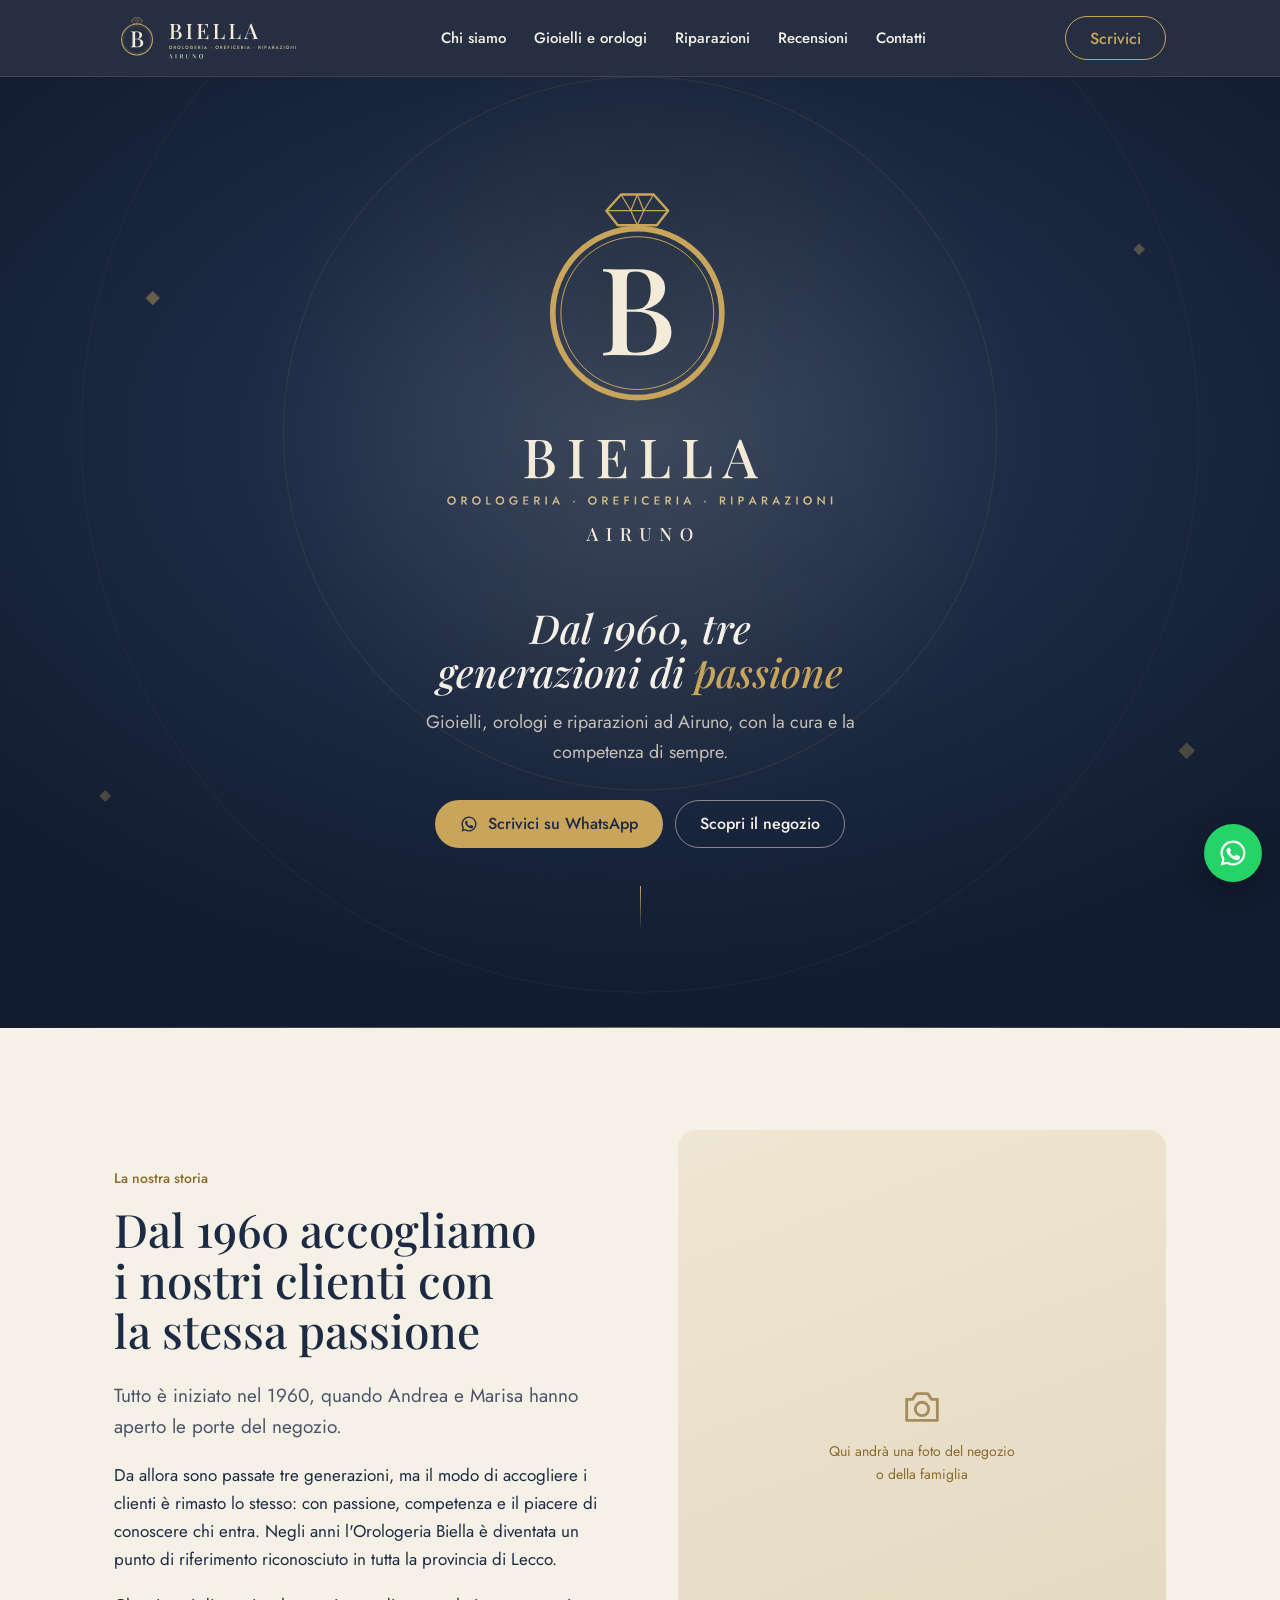
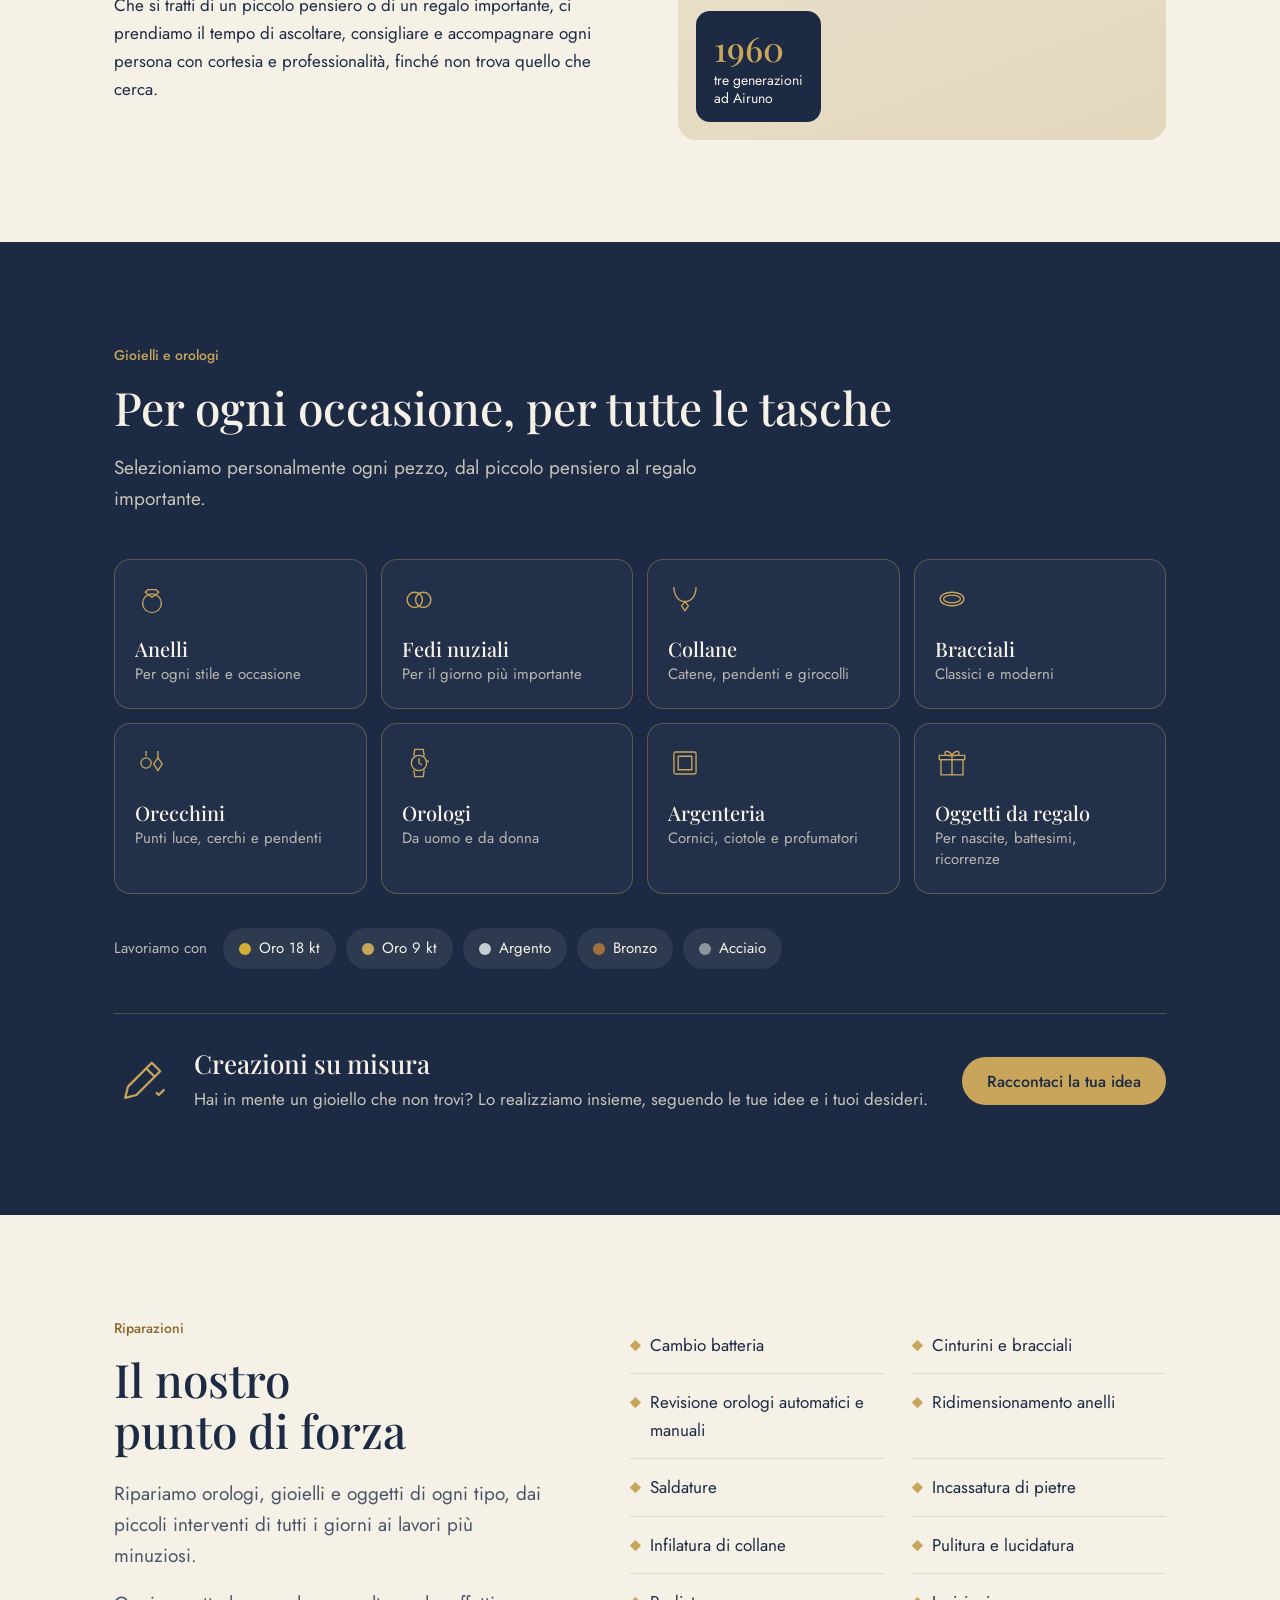
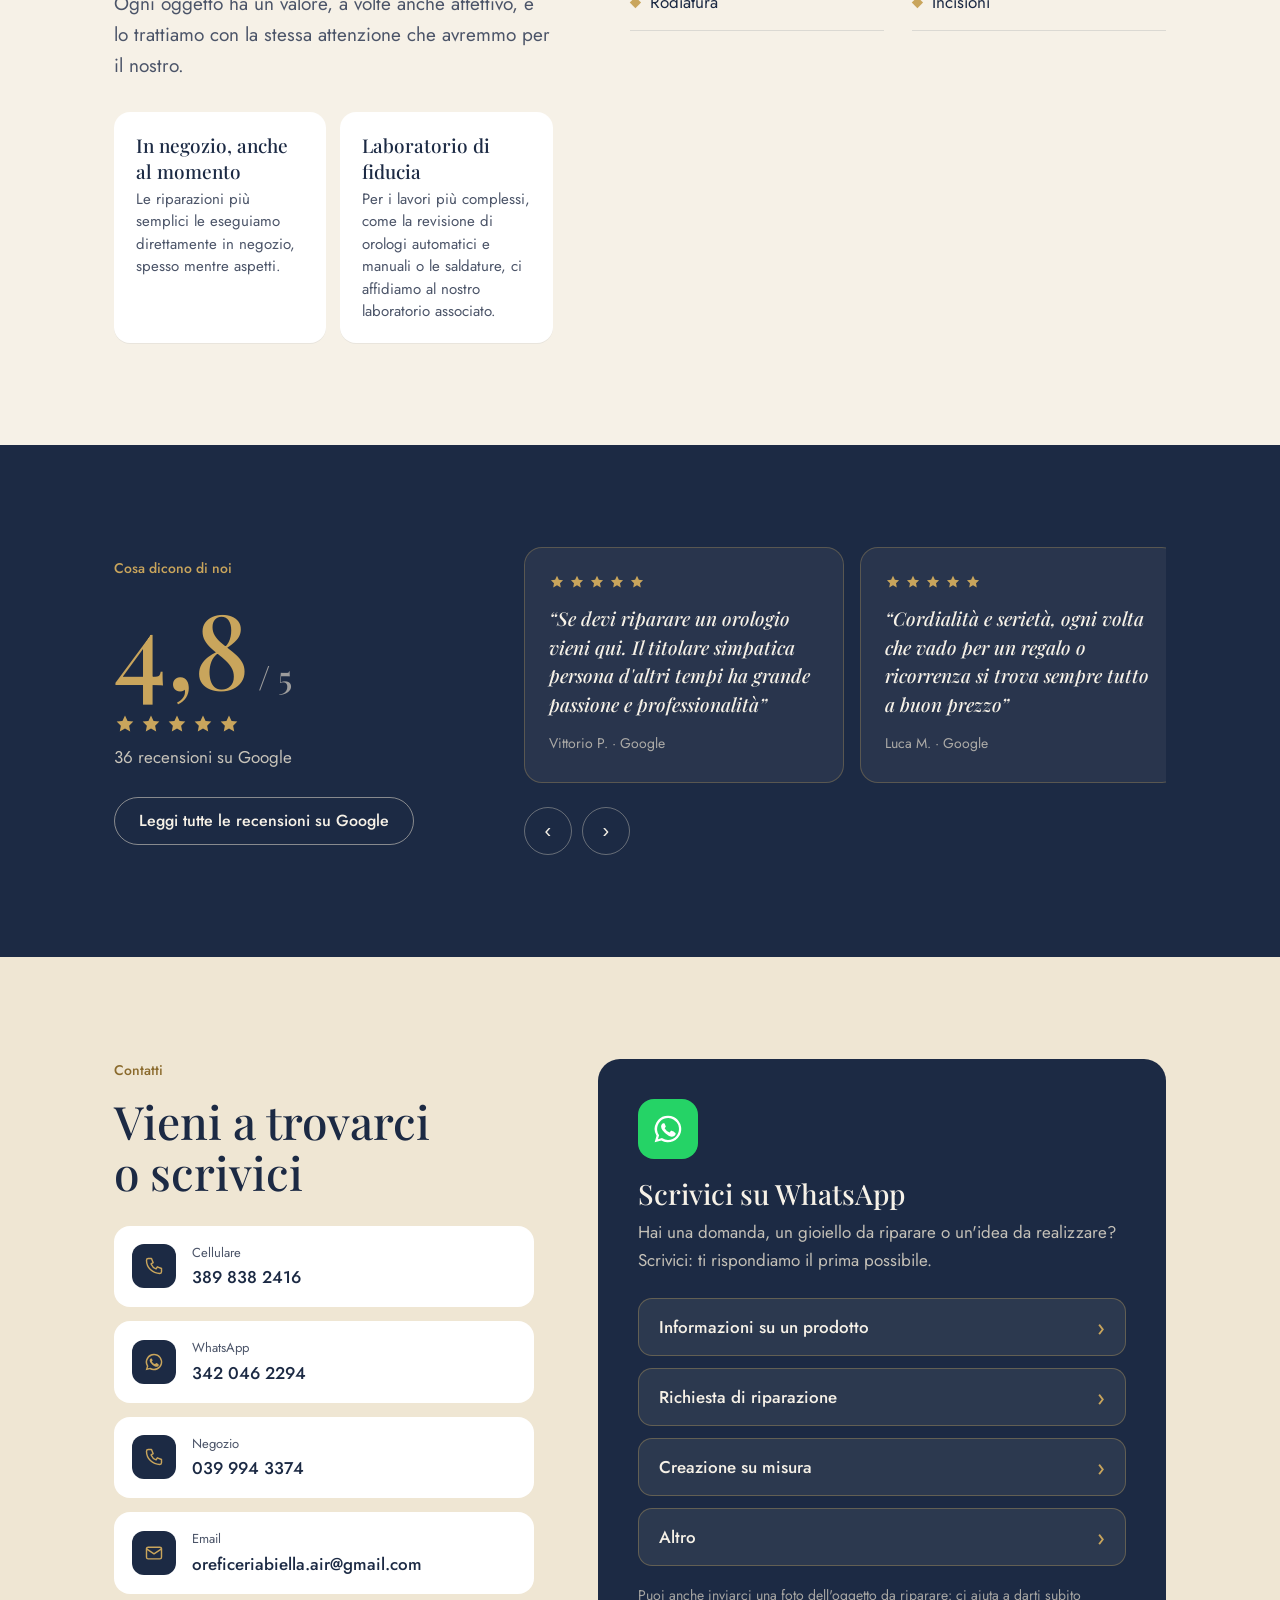
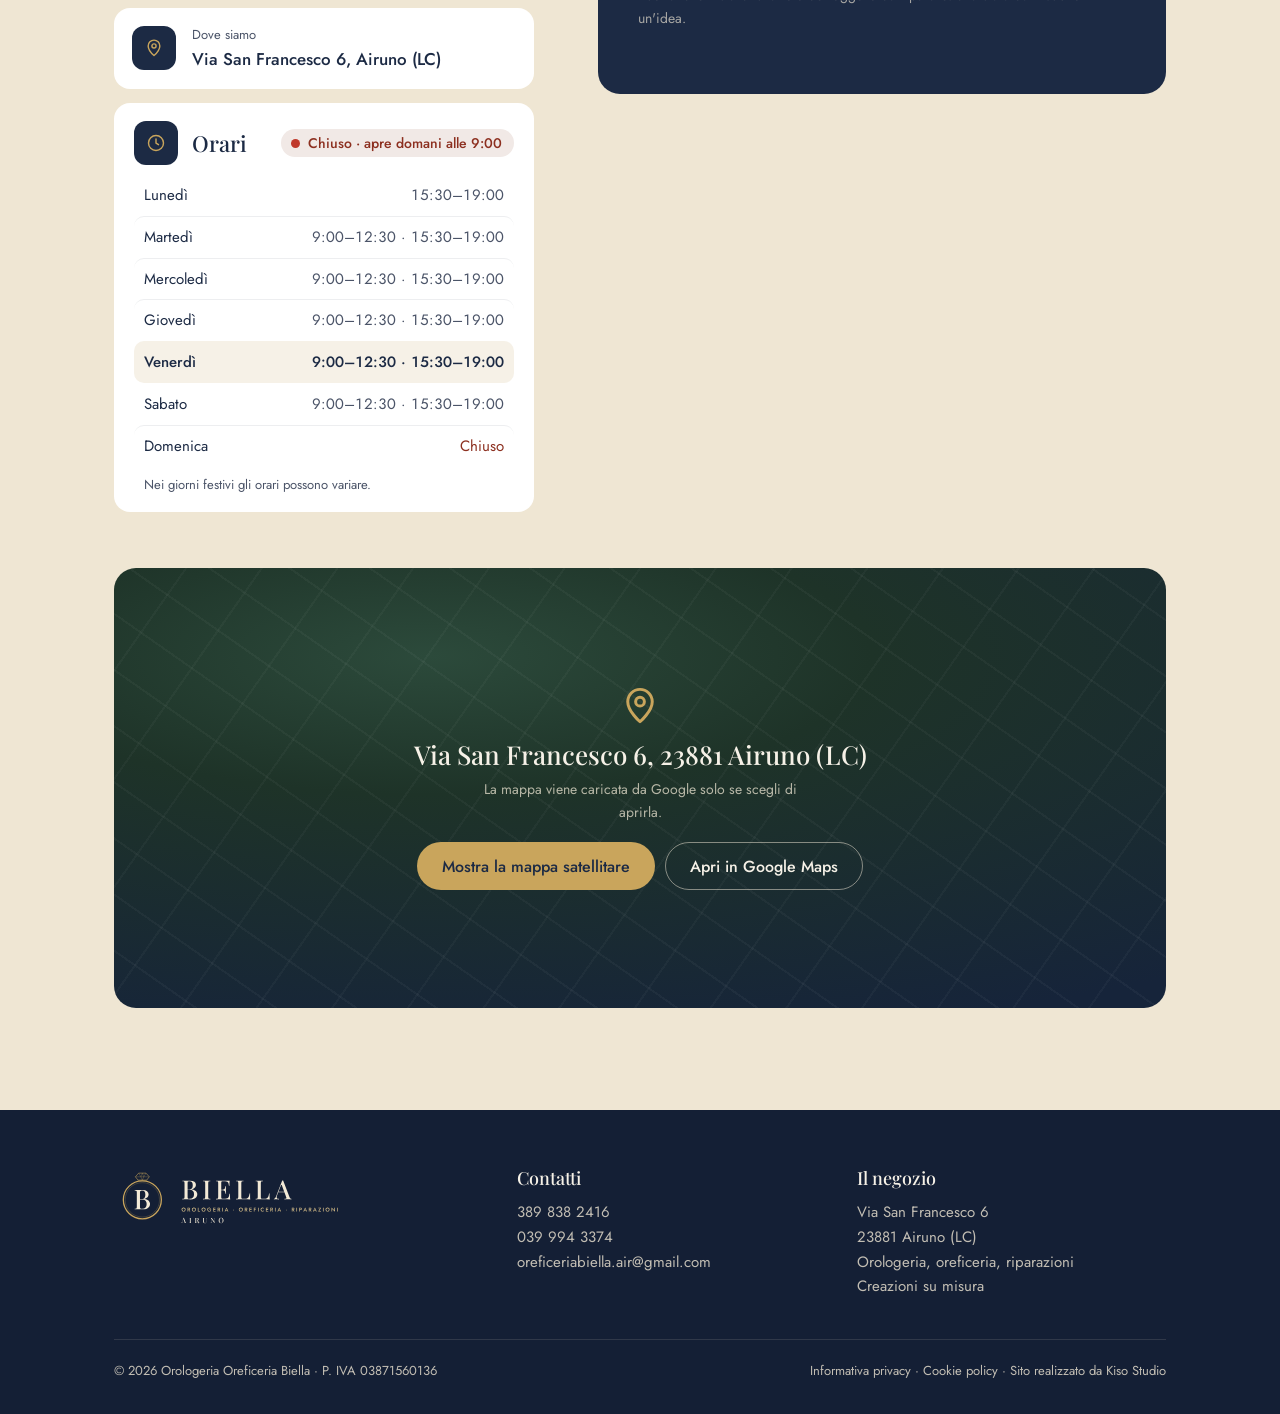
<file: index.html>
<!DOCTYPE html>
<html lang="it">
<head>
<meta charset="utf-8">
<meta name="viewport" content="width=device-width, initial-scale=1">
<title>Orologeria Oreficeria Biella</title>
<meta name="description" content="Orologeria, oreficeria e riparazioni ad Airuno (LC) dal 1960. Gioielli e orologi per ogni occasione, riparazioni e creazioni su richiesta.">
<link rel="icon" href="img/favicon.svg" type="image/svg+xml">
<link rel="icon" href="img/favicon-32.png" sizes="32x32" type="image/png">
<link rel="apple-touch-icon" href="img/apple-touch-icon.png">
<meta name="theme-color" content="#1C2A44">
<meta property="og:type" content="website">
<meta property="og:title" content="Orologeria Oreficeria Biella · Airuno">
<meta property="og:description" content="Dal 1960, tre generazioni di passione. Gioielli, orologi e riparazioni ad Airuno (LC).">
<meta property="og:image" content="img/og-image.png">
<meta property="og:locale" content="it_IT">
<link rel="preload" href="fonts/jost-latin.woff2" as="font" type="font/woff2" crossorigin>
<link rel="preload" href="fonts/playfair-latin.woff2" as="font" type="font/woff2" crossorigin>
<link rel="stylesheet" href="fonts/fonts.css">
<style>
/* VOICE: caldo, elegante, da bottega di famiglia; poche parole, molta aria.
   IDEA: la vetrina di un orafo: velluto blu notte, oro, un astuccio aperto.
   PICTURE: l'anello del logo grande, su velluto, con luce e pietre sparse.
   COLOUR and TYPE: blu notte #1C2A44 dominante, crema #F6F1E7, oro #C9A55C; Playfair Display + Jost.
   LAYOUT: fasce piene alternate blu/crema, contenuto max 1180px, una colonna sotto 760px. */
:root{--navy:#1C2A44;--navy2:#24365A;--cream:#F6F1E7;--cream2:#EFE6D3;--gold:#C9A55C;--goldD:#8A6A2C;--ink:#1C2A44;--soft:#4B5468}
*{box-sizing:border-box;min-width:0}
html{scroll-behavior:smooth;scroll-padding-top:84px}
@media (prefers-reduced-motion:reduce){html{scroll-behavior:auto}*{animation:none!important;transition:none!important}}
body{margin:0;background:var(--cream);color:var(--ink);font:17px/1.65 Jost,system-ui,sans-serif;overflow-x:clip}
h1,h2,h3{font-family:'Playfair Display',Georgia,serif;font-weight:500;line-height:1.1;text-wrap:balance;margin:0}
h2{font-size:clamp(32px,4.4vw,46px)}
h3{font-size:22px}
p{margin:0}
a{color:inherit}
.wrap{max-width:1180px;margin:0 auto;padding:0 max(5vw,18px)}
.band{padding:clamp(56px,8vw,104px) 0}
.lead{font-size:19px;color:var(--soft);max-width:60ch}
.kicker{font-size:14px;color:var(--goldD);font-weight:500;margin-bottom:14px}
.navyband .kicker{color:var(--gold)}
.btn{display:inline-flex;align-items:center;justify-content:center;gap:10px;min-height:48px;padding:0 24px;border-radius:999px;font:500 16px Jost,sans-serif;text-decoration:none;border:1.5px solid transparent;cursor:pointer;transition:background .2s,color .2s,border-color .2s}
.btn svg{width:18px;height:18px;flex:none}
.btn-gold{background:var(--gold);color:var(--navy)}
.btn-gold:hover{background:#D9B873}
.btn-line{border-color:rgba(243,234,215,.5);color:var(--cream)}
.btn-line:hover{border-color:var(--gold);color:var(--gold)}
.btn-navy{background:var(--navy);color:var(--cream)}
.btn-navy:hover{background:var(--navy2)}
.btn-head{border-color:var(--gold);color:var(--gold);min-height:44px}
.btn-head:hover{background:var(--gold);color:var(--navy)}
:focus-visible{outline:2px solid var(--gold);outline-offset:3px}

/* header */
header{position:sticky;top:0;z-index:20;background:rgba(20,31,53,.92);backdrop-filter:blur(10px);border-bottom:1px solid rgba(201,165,92,.18);color:var(--cream)}
.bar{display:flex;align-items:center;justify-content:space-between;gap:16px;min-height:76px}
.brand{display:block;line-height:0}
.brand svg{height:52px;width:auto}
nav ul{display:flex;gap:28px;list-style:none;margin:0;padding:0}
nav a{text-decoration:none;font-weight:500;font-size:15px;padding:12px 0;display:inline-block}
nav a:hover{color:var(--gold)}
.menu-btn{display:none;width:48px;height:48px;border:1px solid rgba(243,234,215,.3);border-radius:12px;background:none;color:var(--cream);cursor:pointer}
.menu-btn svg{width:22px;height:22px}
@media (max-width:900px){
  .menu-btn{display:inline-grid;place-items:center}
  nav{position:absolute;left:0;right:0;top:100%;background:#141F35;border-bottom:1px solid rgba(201,165,92,.25);display:none}
  nav.open{display:block}
  nav ul{flex-direction:column;gap:0;padding:8px max(5vw,18px) 16px}
  nav a{display:block;padding:14px 0;font-size:17px;border-bottom:1px solid rgba(243,234,215,.08)}
  .bar .btn-head{display:none}
  .brand svg{height:44px}
}

/* hero */
.hero{position:relative;overflow:hidden;color:var(--cream);text-align:center;background:radial-gradient(70% 60% at 50% 38%,#263A60 0%,#1C2A44 45%,#121C30 100%)}
.hero::after{content:"";position:absolute;left:0;right:0;bottom:0;height:1px;background:linear-gradient(90deg,transparent,rgba(201,165,92,.6),transparent)}
.deco{position:absolute;inset:0;width:100%;height:100%;pointer-events:none}
.hero-c{position:relative;display:flex;flex-direction:column;align-items:center;padding-block:clamp(48px,7vw,88px) clamp(56px,8vw,96px)}
.logo-big{width:min(560px,86vw);line-height:0;filter:drop-shadow(0 18px 40px rgba(0,0,0,.35))}
.logo-big svg{width:100%;height:auto}
.rule{display:flex;align-items:center;gap:14px;margin:clamp(22px,3vw,34px) 0 22px;color:var(--gold)}
.rule span{width:min(90px,18vw);height:1px;background:linear-gradient(90deg,transparent,var(--gold))}
.rule span:last-child{background:linear-gradient(90deg,var(--gold),transparent)}
.rule svg{width:10px;height:10px}
.hero h1{margin-top:clamp(28px,4vw,44px);font-size:clamp(28px,3.6vw,40px);font-style:italic;font-weight:500;color:var(--cream);max-width:24ch}
.hero h1 em{color:var(--gold)}
.hero p{font-size:18px;color:rgba(243,234,215,.78);max-width:46ch;margin-top:14px}
.hero .cta{display:flex;flex-wrap:wrap;justify-content:center;gap:12px;margin-top:32px}
.rise{animation:rise 1.1s cubic-bezier(.2,.7,.2,1) both}
.rise.d2{animation-delay:.25s}.rise.d3{animation-delay:.45s}
@keyframes rise{from{opacity:0;transform:translateY(14px)}}
.cue{display:block;margin:38px auto 0;width:1px;height:46px;background:linear-gradient(var(--gold),transparent)}
@media (max-width:600px){.hero p{font-size:17px}.hero .cta{width:100%}.hero .cta .btn{width:100%}.cue{display:none}}

/* storia */
.story{display:grid;grid-template-columns:minmax(0,1fr) minmax(0,1fr);gap:clamp(32px,6vw,80px);align-items:center}
.story .text p+p{margin-top:18px}
.story h2{margin-bottom:24px}
.photo{position:relative;border-radius:18px;overflow:hidden;background:linear-gradient(160deg,var(--cream2),#E3D7BE);aspect-ratio:4/5;display:grid;place-items:center;text-align:center;color:var(--goldD);font-size:14px;padding:24px}
.photo svg{width:46px;height:46px;display:block;margin:0 auto 10px;opacity:.7}
.photo.wide{aspect-ratio:16/10}
.stamp{position:absolute;left:18px;bottom:18px;background:var(--navy);color:var(--cream);border-radius:14px;padding:14px 18px;text-align:left;line-height:1.3}
.stamp b{display:block;font:500 34px 'Playfair Display',serif;color:var(--gold)}
@media (max-width:760px){.story{grid-template-columns:1fr}.photo{aspect-ratio:4/3}}

/* gioielli */
.navyband{background:var(--navy);color:var(--cream)}
.navyband .lead{color:rgba(243,234,215,.8)}
.head{display:flex;flex-wrap:wrap;justify-content:space-between;align-items:end;gap:20px 40px;margin-bottom:44px}
.cats{display:grid;grid-template-columns:repeat(4,minmax(0,1fr));gap:14px}
.cat{border:1px solid rgba(201,165,92,.35);border-radius:16px;padding:22px 20px;background:rgba(255,255,255,.03);transition:border-color .2s,background .2s}
.cat:hover{border-color:var(--gold);background:rgba(201,165,92,.07)}
.cat svg{width:34px;height:34px;color:var(--gold);margin-bottom:14px}
.cat h3{font-size:20px;margin-bottom:4px}
.cat p{font-size:15px;color:rgba(243,234,215,.72);line-height:1.45}
@media (max-width:900px){.cats{grid-template-columns:repeat(2,minmax(0,1fr))}}
@media (max-width:600px){
  .cats{gap:10px}
  .cat{padding:14px 14px 16px;border-radius:14px}
  .cat svg{width:26px;height:26px;margin-bottom:8px}
  .cat h3{font-size:17px;margin-bottom:2px}
  .cat p{font-size:13px;line-height:1.4}
}
.metals{display:flex;flex-wrap:wrap;gap:10px;margin-top:34px;align-items:center}
.metals>span:first-child{font-size:15px;color:rgba(243,234,215,.75);margin-right:6px}
.chip{display:inline-flex;align-items:center;gap:8px;border-radius:999px;padding:8px 16px;font-size:15px;background:rgba(243,234,215,.08)}
.chip i{width:12px;height:12px;border-radius:50%;display:inline-block}
.custom{margin-top:44px;display:grid;grid-template-columns:auto minmax(0,1fr) auto;gap:24px;align-items:center;border-top:1px solid rgba(201,165,92,.3);padding-top:36px}
.custom svg{width:56px;height:56px;color:var(--gold)}
.custom h3{font-size:26px;margin-bottom:6px}
.custom p{color:rgba(243,234,215,.8)}
@media (max-width:760px){.custom{grid-template-columns:1fr}}

/* riparazioni */
.rep{display:grid;grid-template-columns:minmax(0,.9fr) minmax(0,1.1fr);gap:clamp(32px,6vw,80px);align-items:start}
.rep h2{margin-bottom:22px}
.rep .lead+.lead{margin-top:16px}
.svc{list-style:none;margin:0;padding:0;display:grid;grid-template-columns:repeat(2,minmax(0,1fr));gap:0 28px}
.svc li{display:flex;gap:12px;align-items:baseline;padding:14px 0;border-bottom:1px solid rgba(28,42,68,.12);font-size:17px}
.svc li::before{content:"";width:8px;height:8px;flex:none;background:var(--gold);transform:rotate(45deg) translateY(-2px)}
.howto{display:grid;grid-template-columns:repeat(2,minmax(0,1fr));gap:14px;margin-top:30px}
.how{background:#fff;border-radius:16px;padding:20px 22px;box-shadow:0 1px 0 rgba(28,42,68,.06)}
.how b{display:block;font:500 19px 'Playfair Display',serif;margin-bottom:4px}
.how p{font-size:15px;color:var(--soft);line-height:1.5}
@media (max-width:760px){.rep,.howto{grid-template-columns:1fr}}
@media (max-width:600px){
  .svc{gap:0 16px}
  .svc li{gap:9px;padding:9px 0;font-size:15px;line-height:1.35}
  .svc li::before{width:6px;height:6px}
}

.rev{display:grid;grid-template-columns:minmax(0,.7fr) minmax(0,1.3fr);gap:clamp(28px,5vw,64px);align-items:center}
.score{font:500 clamp(72px,9vw,104px)/1 'Playfair Display',serif;color:var(--gold)}
.score small{font-size:.32em;color:rgba(243,234,215,.6)}
.stars{display:flex;gap:4px;color:var(--gold);margin:14px 0 8px}
.stars svg{width:22px;height:22px}
.rev .count{color:rgba(243,234,215,.8);margin-bottom:26px}
.track{display:flex;gap:16px;overflow-x:auto;scroll-snap-type:x mandatory;padding-bottom:6px;scrollbar-width:none}
.track::-webkit-scrollbar{display:none}
.card{margin:0;flex:0 0 min(320px,82%);scroll-snap-align:start;background:rgba(243,234,215,.06);border:1px solid rgba(201,165,92,.3);border-radius:18px;padding:26px 24px;display:flex;flex-direction:column;gap:14px}
.card .stars{margin:0}.card .stars svg{width:16px;height:16px}
.card blockquote{margin:0;font:italic 500 19px/1.5 'Playfair Display',serif;color:var(--cream);flex:1}
.card cite{font-style:normal;font-size:14px;color:rgba(243,234,215,.65)}
.arrows{display:flex;gap:10px;margin-top:18px}
.arrows button{width:48px;height:48px;border-radius:50%;border:1px solid rgba(243,234,215,.35);background:none;color:var(--cream);font-size:20px;cursor:pointer}
.arrows button:hover{border-color:var(--gold);color:var(--gold)}
@media (max-width:760px){.rev{grid-template-columns:1fr}}

/* contatti */
.contact{display:grid;grid-template-columns:minmax(0,.85fr) minmax(0,1.15fr);gap:clamp(28px,5vw,64px);align-items:start}
.info{display:grid;gap:14px;margin-top:28px}
.row{display:flex;gap:16px;align-items:center;background:#fff;border-radius:16px;padding:16px 18px;text-decoration:none;min-height:64px}
a.row:hover{box-shadow:0 0 0 1.5px var(--gold)}
.row .ic{width:44px;height:44px;border-radius:12px;background:var(--navy);color:var(--gold);display:grid;place-items:center;flex:none}
.row .ic svg{width:20px;height:20px}
.row small{display:block;font-size:13px;color:var(--soft)}
.row strong{font-weight:500}
.row.email strong{white-space:normal}
.wacard{background:var(--navy);color:var(--cream);border-radius:22px;padding:clamp(22px,4vw,40px)}
.wacard .ic{width:60px;height:60px;border-radius:16px;background:#25D366;color:#fff;display:grid;place-items:center;margin-bottom:20px}
.wacard .ic svg{width:32px;height:32px}
.wacard h3{font-size:28px;margin-bottom:8px}
.wacard>p{color:rgba(243,234,215,.78);margin-bottom:24px}
.quick{display:grid;gap:12px}
.quick a{display:flex;align-items:center;justify-content:space-between;gap:12px;min-height:58px;padding:12px 20px;border-radius:14px;background:rgba(243,234,215,.08);border:1px solid rgba(201,165,92,.35);text-decoration:none;font-weight:500}
.quick a:hover{border-color:var(--gold);background:rgba(201,165,92,.12)}
.quick a span{color:var(--gold);font-size:22px;line-height:1}
.wacard .note{font-size:14px;color:rgba(243,234,215,.65);margin-top:18px}
@media (max-width:760px){.contact{grid-template-columns:1fr}}

/* orari */
.hours{background:#fff;border-radius:16px;padding:18px 20px 16px;margin-top:14px}
.hours-head{display:flex;align-items:center;gap:14px;flex-wrap:wrap;margin-bottom:10px}
.hours-head .ic{width:44px;height:44px;border-radius:12px;background:var(--navy);color:var(--gold);display:grid;place-items:center;flex:none}
.hours-head .ic svg{width:20px;height:20px}
.hours-head h3{font-size:22px;margin-right:auto}
.status{display:inline-flex;align-items:center;gap:8px;border-radius:999px;padding:6px 12px 6px 10px;font-size:14px;font-weight:500;line-height:1.2;background:#F1E9E6;color:#8C2F1F}
.status i{width:9px;height:9px;border-radius:50%;background:#C0392B;flex:none}
.status.open{background:#E5F2E7;color:#1E6B34}
.status.open i{background:#2E9E4F;box-shadow:0 0 0 0 rgba(46,158,79,.5);animation:pulse 2s infinite}
.status.soon{background:#FBF1DD;color:#7A5410}
.status.soon i{background:#D99A1E}
@keyframes pulse{70%{box-shadow:0 0 0 7px rgba(46,158,79,0)}100%{box-shadow:0 0 0 0 rgba(46,158,79,0)}}
.days{list-style:none;margin:0;padding:0}
.days li{display:flex;justify-content:space-between;gap:12px;padding:8px 10px;border-radius:10px;font-size:15px}
.days li+li{border-top:1px solid rgba(28,42,68,.08)}
.days li span:last-child{text-align:right;color:var(--soft);font-variant-numeric:tabular-nums}
.days li em{font-style:normal}
.days li[data-d="0"] span:last-child{color:#8C2F1F}
.days li.today{background:var(--cream);border-top-color:transparent;font-weight:500}
.days li.today+li{border-top-color:transparent}
.days li.today span:last-child{color:var(--ink)}
.hours-note{font-size:13px;color:var(--soft);margin-top:8px;padding:0 10px}

/* mappa */
.map{margin-top:clamp(32px,5vw,56px);border-radius:22px;overflow:hidden;height:clamp(300px,42vw,440px);background:radial-gradient(120% 90% at 30% 20%,#2C4A3B 0%,#1E3328 35%,#16243A 100%);position:relative}
.map iframe{display:block;width:100%;height:100%;border:0}
.map-ph{position:absolute;inset:0;display:flex;flex-direction:column;align-items:center;justify-content:center;text-align:center;gap:8px;padding:24px;color:var(--cream)}
.map-ph::before{content:"";position:absolute;inset:0;background:repeating-linear-gradient(35deg,rgba(255,255,255,.035) 0 2px,transparent 2px 46px),repeating-linear-gradient(-55deg,rgba(255,255,255,.03) 0 2px,transparent 2px 62px);pointer-events:none}
.map-ph>*{position:relative}
.map-ph .pin{width:42px;height:42px;color:var(--gold);margin-bottom:4px}
.map-ph strong{font:500 clamp(20px,2.6vw,26px)/1.2 'Playfair Display',serif}
.map-ph p{font-size:14px;color:rgba(243,234,215,.72);max-width:40ch}
.map-btns{display:flex;flex-wrap:wrap;justify-content:center;gap:10px;margin-top:10px}

@media (max-width:600px){
  .info{grid-template-columns:repeat(2,minmax(0,1fr));gap:10px;margin-top:20px}
  .info .row{flex-direction:column;align-items:flex-start;gap:8px;padding:12px 14px;min-height:0;border-radius:14px}
  .info .row:nth-child(n+3){grid-column:1/-1;flex-direction:row;align-items:center;gap:12px}
  .row .ic{width:36px;height:36px;border-radius:10px}
  .row .ic svg{width:18px;height:18px}
  .row small{font-size:12px}
  .row strong{font-size:15px}
  .row.email strong{word-break:break-all}
  .hours{padding:14px 12px 12px;margin-top:10px;border-radius:14px}
  .hours-head{gap:10px;margin-bottom:6px}
  .hours-head .ic{width:36px;height:36px;border-radius:10px}
  .hours-head h3{font-size:19px}
  .status{font-size:13px;padding:5px 10px 5px 9px}
  .days li{padding:6px 8px;font-size:14px}
  .hours-note{font-size:12px;padding:0 8px}
  .wacard{border-radius:18px;padding:20px 16px}
  .wacard .ic{width:44px;height:44px;border-radius:12px;margin-bottom:12px}
  .wacard .ic svg{width:24px;height:24px}
  .wacard h3{font-size:22px;margin-bottom:6px}
  .wacard>p{font-size:15px;margin-bottom:14px}
  .quick{grid-template-columns:repeat(2,minmax(0,1fr));gap:8px}
  .quick a{min-height:52px;padding:10px 12px;font-size:14px;line-height:1.25;border-radius:12px}
  .quick a span{font-size:18px}
  .wacard .note{font-size:13px;margin-top:12px}
  .map{height:300px;border-radius:18px}
  .map-btns .btn{width:100%}
}

/* footer */
footer{background:#141F35;color:rgba(243,234,215,.78);padding:56px 0 32px;font-size:15px}
.foot{display:grid;grid-template-columns:minmax(0,1.2fr) repeat(2,minmax(0,1fr));gap:32px}
.foot svg{height:64px;width:auto}
.foot h4{font:500 18px 'Playfair Display',serif;color:var(--cream);margin:0 0 10px}
.foot a{text-decoration:none}.foot a:hover{color:var(--gold)}
.legal a{text-decoration:none}.legal a:hover{color:var(--gold)}
.legal{border-top:1px solid rgba(243,234,215,.12);margin-top:40px;padding-top:20px;display:flex;flex-wrap:wrap;justify-content:space-between;gap:10px;font-size:13px}
@media (max-width:760px){.foot{grid-template-columns:1fr}}

.wa{position:fixed;right:18px;bottom:18px;z-index:30;width:58px;height:58px;border-radius:50%;background:#25D366;color:#fff;display:grid;place-items:center;box-shadow:0 8px 24px rgba(0,0,0,.25)}
.wa svg{width:30px;height:30px}
</style>
</head>
<body>

<svg width="0" height="0" style="position:absolute" aria-hidden="true">
  <symbol id="i-phone" viewBox="0 0 24 24" fill="none" stroke="currentColor" stroke-width="1.7" stroke-linecap="round" stroke-linejoin="round"><path d="M5 3h4l2 5-2.5 1.5a11 11 0 0 0 6 6L16 13l5 2v4a2 2 0 0 1-2 2A16 16 0 0 1 3 5a2 2 0 0 1 2-2"/></symbol>
  <symbol id="i-wa" viewBox="0 0 24 24" fill="currentColor"><path d="M12 2a10 10 0 0 0-8.6 15.1L2 22l5-1.3A10 10 0 1 0 12 2Zm0 18.2a8.2 8.2 0 0 1-4.2-1.2l-.3-.2-3 .8.8-2.9-.2-.3A8.2 8.2 0 1 1 12 20.2Zm4.5-6.1c-.2-.1-1.5-.7-1.7-.8s-.4-.1-.6.1-.6.8-.8 1-.3.2-.5.1a6.7 6.7 0 0 1-3.3-2.9c-.2-.4.2-.4.7-1.3.1-.2 0-.3 0-.4l-.8-1.8c-.2-.5-.4-.4-.6-.4h-.5a1 1 0 0 0-.7.3 3 3 0 0 0-.9 2.2 5.2 5.2 0 0 0 1.1 2.8 11.9 11.9 0 0 0 4.6 4c1.7.7 2.3.8 3.2.7a2.7 2.7 0 0 0 1.8-1.3 2.2 2.2 0 0 0 .2-1.3c-.1-.1-.2-.2-.5-.3Z"/></symbol>
  <symbol id="i-mail" viewBox="0 0 24 24" fill="none" stroke="currentColor" stroke-width="1.7" stroke-linecap="round" stroke-linejoin="round"><rect x="3" y="5" width="18" height="14" rx="2"/><path d="m3 7 9 6 9-6"/></symbol>
  <symbol id="i-pin" viewBox="0 0 24 24" fill="none" stroke="currentColor" stroke-width="1.7" stroke-linecap="round" stroke-linejoin="round"><path d="M12 21s7-6.1 7-11.5a7 7 0 0 0-14 0C5 14.9 12 21 12 21Z"/><circle cx="12" cy="9.5" r="2.5"/></symbol>
  <symbol id="i-clock" viewBox="0 0 24 24" fill="none" stroke="currentColor" stroke-width="1.7" stroke-linecap="round"><circle cx="12" cy="12" r="9"/><path d="M12 7v5l3 2"/></symbol>
  <symbol id="i-star" viewBox="0 0 24 24" fill="currentColor"><path d="M12 2.8l2.8 5.8 6.3.8-4.6 4.4 1.2 6.3L12 17l-5.7 3.1 1.2-6.3L2.9 9.4l6.3-.8Z"/></symbol>
  <symbol id="i-cam" viewBox="0 0 24 24" fill="none" stroke="currentColor" stroke-width="1.5" stroke-linecap="round" stroke-linejoin="round"><path d="M4 8h3l2-3h6l2 3h3v11H4Z"/><circle cx="12" cy="13" r="3.5"/></symbol>
  <symbol id="c-ring" viewBox="0 0 40 40" fill="none" stroke="currentColor" stroke-width="1.6" stroke-linejoin="round"><circle cx="20" cy="25" r="11"/><path d="M15 9h10l3 3-8 6-8-6Z"/></symbol>
  <symbol id="c-fedi" viewBox="0 0 40 40" fill="none" stroke="currentColor" stroke-width="1.6"><circle cx="15" cy="21" r="9"/><circle cx="25" cy="21" r="9"/></symbol>
  <symbol id="c-neck" viewBox="0 0 40 40" fill="none" stroke="currentColor" stroke-width="1.6" stroke-linejoin="round"><path d="M7 6c0 11 6 17 13 17S33 17 33 6"/><path d="M20 23l4 5-4 6-4-6Z"/></symbol>
  <symbol id="c-brace" viewBox="0 0 40 40" fill="none" stroke="currentColor" stroke-width="1.6"><ellipse cx="20" cy="20" rx="14" ry="8"/><ellipse cx="20" cy="20" rx="10" ry="4.5"/></symbol>
  <symbol id="c-ear" viewBox="0 0 40 40" fill="none" stroke="currentColor" stroke-width="1.6" stroke-linejoin="round"><path d="M13 6v6"/><circle cx="13" cy="20" r="6"/><path d="M27 6v8"/><path d="M27 14l5 7-5 8-5-8Z"/></symbol>
  <symbol id="c-watch" viewBox="0 0 40 40" fill="none" stroke="currentColor" stroke-width="1.6" stroke-linecap="round" stroke-linejoin="round"><path d="M15 4h10l1 7M15 4l-1 7M15 36h10l1-7M15 36l-1-7"/><circle cx="20" cy="20" r="9"/><path d="M20 15v5l3 2"/><path d="M29 18h2"/></symbol>
  <symbol id="c-silver" viewBox="0 0 40 40" fill="none" stroke="currentColor" stroke-width="1.6" stroke-linejoin="round"><rect x="7" y="7" width="26" height="26" rx="2"/><rect x="12" y="12" width="16" height="16"/></symbol>
  <symbol id="c-gift" viewBox="0 0 40 40" fill="none" stroke="currentColor" stroke-width="1.6" stroke-linejoin="round"><rect x="7" y="16" width="26" height="18"/><path d="M5 11h30v5H5ZM20 11v23"/><path d="M20 11c-3-6-10-6-8-1 1 2 8 1 8 1Zm0 0c3-6 10-6 8-1-1 2-8 1-8 1Z"/></symbol>
  <symbol id="c-pencil" viewBox="0 0 40 40" fill="none" stroke="currentColor" stroke-width="1.6" stroke-linejoin="round"><path d="M8 32l2-8 17-17 6 6-17 17Z"/><path d="M23 11l6 6"/><path d="M30 28l2 2 4-4"/></symbol>
</svg>

<header>
  <div class="wrap bar">
    <a class="brand" href="#top" aria-label="Orologeria Oreficeria Biella, torna all'inizio"><svg role="img" aria-label="Orologeria Oreficeria Biella" viewBox="0 0 504 140">
<g transform="translate(10 10) scale(0.4)">
<circle cx="130" cy="160" r="104" fill="none" stroke="#C9A55C" stroke-width="7"/>
<circle cx="130" cy="160" r="94" fill="none" stroke="#C9A55C" stroke-width="1.2"/>
<path d="M106 52 L154 52 L168 34 L150 14 L110 14 L92 34 Z" fill="none" stroke="#C9A55C" stroke-width="3" stroke-linejoin="round"/>
<path d="M92 34 L168 34 M110 14 L122 34 L130 52 M150 14 L138 34 L130 52 M122 34 L130 14 L138 34" fill="none" stroke="#C9A55C" stroke-width="1.5" stroke-linejoin="round"/>
<path d="M88 105.8Q91.4 106 96.9 106.1Q102.4 106.2 107.8 106.2Q114.9 106.2 121.4 106.1Q128 106 130.7 106Q147.4 106 155.8 112.6Q164.2 119.2 164.2 129.5Q164.2 134.8 161.7 139.9Q159.2 145 153.6 149.2Q148.1 153.4 139 155.7V156Q151.6 157.3 158.8 161.4Q166 165.6 169 171.2Q172 176.8 172 182.9Q172 191.8 167.5 198.3Q163 204.8 154.5 208.4Q146 212.0 134.2 212.0Q130.8 212.0 124.1 211.8Q117.5 211.6 108.1 211.6Q102.4 211.6 96.9 211.6Q91.4 211.7 88 212.0V209.0Q93 208.7 95.5 207.8Q98.1 206.9 98.9 204.2Q99.8 201.5 99.8 196.1V121.7Q99.8 116.2 98.9 113.5Q98.1 110.9 95.5 109.9Q92.9 109 88 108.8ZM127.6 108.8Q121 108.8 119 111.3Q117.1 113.9 117.1 121.7V196.1Q117.1 201.3 117.9 204.1Q118.8 206.8 121.1 207.7Q123.5 208.6 128 208.6Q141.4 208.6 147.6 201.7Q153.7 194.9 153.7 182.3Q153.7 170.8 147.6 164.4Q141.5 158.2 127.6 158.2H113Q113 158.2 113 156.9Q113 155.6 113 155.6H125.9Q134.2 155.6 138.6 152.2Q143.1 148.8 144.8 143.2Q146.5 137.6 146.5 131.2Q146.5 120 142.1 114.4Q137.7 108.8 127.6 108.8Z" fill="#F3EAD7"/>
</g>
<path d="M149.7 32Q151 32.1 153.1 32.1Q155.3 32.2 157.4 32.2Q160.1 32.2 162.6 32.1Q165.2 32.1 166.2 32.1Q172.7 32.1 175.9 34.6Q179.2 37.2 179.2 41.2Q179.2 43.2 178.2 45.2Q177.2 47.2 175.1 48.8Q172.9 50.4 169.4 51.3V51.4Q174.3 51.9 177.1 53.5Q179.9 55.1 181 57.3Q182.2 59.4 182.2 61.8Q182.2 65.2 180.4 67.8Q178.7 70.3 175.4 71.7Q172.1 73.1 167.6 73.1Q166.3 73.1 163.7 73Q161.1 72.9 157.5 72.9Q155.3 72.9 153.1 72.9Q151 72.9 149.7 73.1V71.9Q151.6 71.8 152.6 71.4Q153.6 71.1 153.9 70Q154.3 69 154.3 66.9V38.1Q154.3 36 153.9 35Q153.6 34 152.6 33.6Q151.6 33.2 149.7 33.2ZM165 33.2Q162.5 33.2 161.7 34.1Q161 35.1 161 38.1V66.9Q161 68.9 161.3 70Q161.6 71 162.5 71.4Q163.4 71.7 165.2 71.7Q170.4 71.7 172.7 69.1Q175.1 66.5 175.1 61.6Q175.1 57.1 172.8 54.7Q170.4 52.2 165 52.2H159.4Q159.4 52.2 159.4 51.7Q159.4 51.3 159.4 51.3H164.4Q167.6 51.3 169.3 50Q171 48.6 171.7 46.5Q172.3 44.3 172.3 41.8Q172.3 37.5 170.6 35.3Q168.9 33.2 165 33.2ZM210.7 32V33.2Q208.8 33.2 207.8 33.6Q206.8 34 206.5 35Q206.1 36 206.1 38.1V66.9Q206.1 69 206.5 70Q206.8 71.1 207.8 71.4Q208.8 71.8 210.7 71.9V73.1Q209.3 72.9 207.2 72.9Q205.1 72.9 202.9 72.9Q200.4 72.9 198.3 72.9Q196.2 72.9 194.9 73.1V71.9Q196.8 71.8 197.8 71.4Q198.8 71.1 199.1 70Q199.5 69 199.5 66.9V38.1Q199.5 36 199.1 35Q198.8 34 197.8 33.6Q196.8 33.2 194.9 33.2V32Q196.2 32.1 198.3 32.1Q200.4 32.2 202.9 32.2Q205.1 32.2 207.2 32.1Q209.3 32.1 210.7 32ZM253 32Q252.8 34.2 252.7 36.3Q252.6 38.3 252.6 39.4Q252.6 40.5 252.7 41.5Q252.7 42.5 252.8 43.1H251.4Q251 39.4 250.2 37.3Q249.3 35.1 247.7 34.2Q246 33.3 243.1 33.3H239.1Q237.2 33.3 236.2 33.6Q235.3 33.9 234.9 34.9Q234.6 35.9 234.6 37.9V67.1Q234.6 69.1 234.9 70.1Q235.3 71.1 236.2 71.4Q237.2 71.7 239.1 71.7H242.9Q246.2 71.7 248.1 70.7Q250 69.7 251.1 67.3Q252.1 64.9 252.6 60.8H253.9Q253.8 62.4 253.8 65.2Q253.8 66.3 253.8 68.5Q253.9 70.7 254.2 73.1Q251.2 72.9 247.5 72.9Q243.8 72.9 240.9 72.9Q239.5 72.9 237.5 72.9Q235.4 72.9 233 72.9Q230.5 72.9 228.1 73Q225.6 73 223.4 73.1V71.9Q225.3 71.8 226.3 71.4Q227.3 71.1 227.6 70Q227.9 69 227.9 66.9V38.1Q227.9 36 227.6 35Q227.3 34 226.3 33.6Q225.3 33.2 223.4 33.2V32Q225.6 32.1 228.1 32.1Q230.5 32.1 233 32.1Q235.4 32.2 237.5 32.2Q239.5 32.2 240.9 32.2Q243.5 32.2 246.9 32.1Q250.3 32.1 253 32ZM243.3 51.8Q243.3 51.8 243.3 52.4Q243.3 53 243.3 53H232.9Q232.9 53 232.9 52.4Q232.9 51.8 232.9 51.8ZM245 44.2Q244.8 47.5 244.8 49.2Q244.8 51 244.8 52.4Q244.8 53.9 244.9 55.6Q245 57.3 245.2 60.7H243.9Q243.6 58.7 243.1 57Q242.7 55.2 241.5 54.1Q240.3 53 237.8 53V51.8Q239.6 51.8 240.7 51.1Q241.8 50.3 242.4 49.1Q243 47.9 243.2 46.6Q243.5 45.3 243.7 44.2ZM283.2 32V33.2Q281.2 33.2 280.2 33.6Q279.2 34 278.9 35Q278.5 36 278.5 38.1V67.1Q278.5 69.1 278.8 70.1Q279.2 71.1 280.1 71.4Q281 71.7 282.9 71.7H286.6Q289.1 71.7 290.8 71Q292.6 70.3 293.7 68.9Q294.8 67.5 295.5 65.3Q296.2 63.2 296.5 60.2H297.8Q297.7 62 297.7 65.1Q297.7 66.2 297.7 68.5Q297.8 70.7 298.1 73.1Q295.1 72.9 291.4 72.9Q287.7 72.9 284.8 72.9Q283.5 72.9 281.4 72.9Q279.3 72.9 276.9 72.9Q274.4 72.9 272 73Q269.5 73 267.3 73.1V71.9Q269.2 71.8 270.2 71.4Q271.2 71.1 271.5 70Q271.9 69 271.9 66.9V38.1Q271.9 36 271.5 35Q271.2 34 270.2 33.6Q269.2 33.2 267.3 33.2V32Q268.6 32.1 270.7 32.1Q272.8 32.2 275.3 32.2Q277.5 32.2 279.6 32.1Q281.8 32.1 283.2 32ZM325.9 32V33.2Q323.9 33.2 322.9 33.6Q321.9 34 321.6 35Q321.2 36 321.2 38.1V67.1Q321.2 69.1 321.5 70.1Q321.9 71.1 322.8 71.4Q323.7 71.7 325.6 71.7H329.3Q331.8 71.7 333.5 71Q335.2 70.3 336.4 68.9Q337.5 67.5 338.2 65.3Q338.9 63.2 339.2 60.2H340.5Q340.3 62 340.3 65.1Q340.3 66.2 340.4 68.5Q340.5 70.7 340.8 73.1Q337.8 72.9 334.1 72.9Q330.4 72.9 327.5 72.9Q326.1 72.9 324.1 72.9Q322 72.9 319.6 72.9Q317.1 72.9 314.7 73Q312.2 73 310 73.1V71.9Q311.9 71.8 312.9 71.4Q313.9 71.1 314.2 70Q314.5 69 314.5 66.9V38.1Q314.5 36 314.2 35Q313.9 34 312.9 33.6Q311.9 33.2 310 33.2V32Q311.3 32.1 313.4 32.1Q315.5 32.2 318 32.2Q320.2 32.2 322.3 32.1Q324.5 32.1 325.9 32ZM370 31.8 384.1 68.2Q385 70.3 386 71.1Q387.1 71.8 388 71.9V73.1Q386.6 72.9 384.7 72.9Q382.8 72.9 380.9 72.9Q378.5 72.9 376.4 72.9Q374.3 72.9 373 73.1V71.9Q376 71.8 376.8 70.9Q377.6 70 376.4 67L365.9 38.8L366.9 37.8L357.2 63Q356.2 65.6 356 67.3Q355.8 69 356.3 70Q356.8 71 358 71.4Q359.2 71.8 361 71.9V73.1Q359.3 72.9 357.5 72.9Q355.8 72.9 354.2 72.9Q352.8 72.9 351.7 72.9Q350.7 72.9 349.8 73.1V71.9Q351 71.6 352.2 70.5Q353.5 69.3 354.5 66.5L368 31.8Q368.5 31.8 369 31.8Q369.5 31.8 370 31.8ZM376 56.4V57.5H358.8L359.3 56.4Z" fill="#F3EAD7"/>
<path d="M149.4 95.3Q149.4 94.4 149.8 93.7Q150.1 93 150.8 92.7Q151.4 92.3 152.2 92.3Q153.1 92.3 153.7 92.7Q154.4 93 154.7 93.7Q155.1 94.4 155.1 95.3Q155.1 96.1 154.7 96.8Q154.4 97.5 153.7 97.9Q153.1 98.3 152.2 98.3Q151.4 98.3 150.8 97.9Q150.1 97.5 149.8 96.8Q149.4 96.1 149.4 95.3ZM147.9 95.3Q147.9 96.2 148.2 97Q148.5 97.8 149.1 98.4Q149.7 99 150.5 99.3Q151.3 99.6 152.2 99.6Q153.2 99.6 154 99.3Q154.8 99 155.4 98.4Q156 97.8 156.3 97Q156.6 96.2 156.6 95.3Q156.6 94.3 156.3 93.5Q156 92.7 155.4 92.1Q154.8 91.6 154 91.2Q153.2 90.9 152.2 90.9Q151.3 90.9 150.5 91.2Q149.7 91.6 149.1 92.1Q148.5 92.7 148.2 93.5Q147.9 94.3 147.9 95.3ZM162.6 95.5 165.3 99.5H167L164.1 95.5ZM160.9 91.1V99.5H162.3V91.1ZM161.7 92.3H163.4Q163.9 92.3 164.3 92.5Q164.6 92.6 164.8 92.9Q165 93.3 165 93.7Q165 94.2 164.8 94.5Q164.6 94.8 164.3 94.9Q163.9 95.1 163.4 95.1H161.7V96.3H163.5Q164.4 96.3 165.1 96Q165.7 95.6 166.1 95Q166.5 94.5 166.5 93.7Q166.5 92.9 166.1 92.3Q165.7 91.7 165.1 91.4Q164.4 91.1 163.5 91.1H161.7ZM171.9 95.3Q171.9 94.4 172.3 93.7Q172.7 93 173.3 92.7Q173.9 92.3 174.8 92.3Q175.6 92.3 176.3 92.7Q176.9 93 177.3 93.7Q177.6 94.4 177.6 95.3Q177.6 96.1 177.3 96.8Q176.9 97.5 176.3 97.9Q175.6 98.3 174.8 98.3Q173.9 98.3 173.3 97.9Q172.7 97.5 172.3 96.8Q171.9 96.1 171.9 95.3ZM170.4 95.3Q170.4 96.2 170.7 97Q171.1 97.8 171.7 98.4Q172.2 99 173 99.3Q173.8 99.6 174.8 99.6Q175.7 99.6 176.5 99.3Q177.3 99 177.9 98.4Q178.5 97.8 178.8 97Q179.1 96.2 179.1 95.3Q179.1 94.3 178.8 93.5Q178.5 92.7 177.9 92.1Q177.3 91.6 176.5 91.2Q175.7 90.9 174.8 90.9Q173.8 90.9 173.1 91.2Q172.3 91.6 171.7 92.1Q171.1 92.7 170.7 93.5Q170.4 94.3 170.4 95.3ZM183.4 91.1V99.5H188.2V98.2H184.8V91.1ZM193.1 95.3Q193.1 94.4 193.5 93.7Q193.8 93 194.5 92.7Q195.1 92.3 195.9 92.3Q196.8 92.3 197.4 92.7Q198.1 93 198.4 93.7Q198.8 94.4 198.8 95.3Q198.8 96.1 198.4 96.8Q198.1 97.5 197.4 97.9Q196.8 98.3 195.9 98.3Q195.1 98.3 194.5 97.9Q193.8 97.5 193.5 96.8Q193.1 96.1 193.1 95.3ZM191.6 95.3Q191.6 96.2 191.9 97Q192.2 97.8 192.8 98.4Q193.4 99 194.2 99.3Q195 99.6 195.9 99.6Q196.9 99.6 197.7 99.3Q198.5 99 199.1 98.4Q199.7 97.8 200 97Q200.3 96.2 200.3 95.3Q200.3 94.3 200 93.5Q199.7 92.7 199.1 92.1Q198.5 91.6 197.7 91.2Q196.9 90.9 195.9 90.9Q195 90.9 194.2 91.2Q193.4 91.6 192.8 92.1Q192.2 92.7 191.9 93.5Q191.6 94.3 191.6 95.3ZM208.6 96.3H211.2Q211 96.7 210.8 97.1Q210.6 97.4 210.3 97.7Q210 98 209.5 98.2Q209.1 98.3 208.5 98.3Q207.7 98.3 207 97.9Q206.4 97.6 206 96.9Q205.6 96.2 205.6 95.3Q205.6 94.3 206 93.7Q206.4 93 207 92.6Q207.7 92.2 208.5 92.2Q209.4 92.2 210 92.6Q210.6 93 211 93.6L212.1 92.8Q211.8 92.2 211.2 91.8Q210.7 91.4 210 91.1Q209.3 90.9 208.5 90.9Q207.6 90.9 206.8 91.2Q206 91.5 205.4 92.1Q204.8 92.7 204.4 93.5Q204.1 94.3 204.1 95.3Q204.1 96.2 204.4 97Q204.8 97.8 205.3 98.4Q205.9 99 206.7 99.3Q207.5 99.6 208.5 99.6Q209.5 99.6 210.3 99.3Q211.1 98.9 211.6 98.3Q212.1 97.6 212.4 96.8Q212.6 96 212.6 95.1H208.6ZM217.8 99.5H222.1V98.2H217.8ZM217.8 92.3H222.1V91.1H217.8ZM217.8 95.6H221.8V94.3H217.8ZM217 91.1V99.5H218.3V91.1ZM228.4 95.5 231.1 99.5H232.8L230 95.5ZM226.7 91.1V99.5H228.1V91.1ZM227.5 92.3H229.2Q229.7 92.3 230.1 92.5Q230.4 92.6 230.6 92.9Q230.8 93.3 230.8 93.7Q230.8 94.2 230.6 94.5Q230.4 94.8 230.1 94.9Q229.7 95.1 229.2 95.1H227.5V96.3H229.3Q230.2 96.3 230.9 96Q231.5 95.6 231.9 95Q232.3 94.5 232.3 93.7Q232.3 92.9 231.9 92.3Q231.5 91.7 230.9 91.4Q230.2 91.1 229.3 91.1H227.5ZM236.7 91.1V99.5H238.1V91.1ZM243.9 97.3H248.3L248.1 96.1H244.2ZM246.1 93.4 247.4 96.6 247.5 96.9 248.6 99.5H250.2L246.1 90.6L242 99.5H243.6L244.8 96.8L244.8 96.5ZM260.6 96.4Q260.6 96.8 260.8 97Q261.1 97.3 261.4 97.3Q261.8 97.3 262.1 97Q262.3 96.8 262.3 96.4Q262.3 96.1 262.1 95.9Q261.8 95.6 261.4 95.6Q261.1 95.6 260.8 95.9Q260.6 96.1 260.6 96.4ZM274.6 95.3Q274.6 94.4 275 93.7Q275.4 93 276 92.7Q276.6 92.3 277.5 92.3Q278.3 92.3 279 92.7Q279.6 93 280 93.7Q280.3 94.4 280.3 95.3Q280.3 96.1 280 96.8Q279.6 97.5 279 97.9Q278.3 98.3 277.5 98.3Q276.6 98.3 276 97.9Q275.4 97.5 275 96.8Q274.6 96.1 274.6 95.3ZM273.1 95.3Q273.1 96.2 273.4 97Q273.8 97.8 274.3 98.4Q274.9 99 275.7 99.3Q276.5 99.6 277.5 99.6Q278.4 99.6 279.2 99.3Q280 99 280.6 98.4Q281.2 97.8 281.5 97Q281.8 96.2 281.8 95.3Q281.8 94.3 281.5 93.5Q281.2 92.7 280.6 92.1Q280 91.6 279.2 91.2Q278.4 90.9 277.5 90.9Q276.5 90.9 275.7 91.2Q274.9 91.6 274.4 92.1Q273.8 92.7 273.4 93.5Q273.1 94.3 273.1 95.3ZM287.8 95.5 290.5 99.5H292.2L289.4 95.5ZM286.1 91.1V99.5H287.5V91.1ZM287 92.3H288.6Q289.1 92.3 289.5 92.5Q289.9 92.6 290.1 92.9Q290.3 93.3 290.3 93.7Q290.3 94.2 290.1 94.5Q289.9 94.8 289.5 94.9Q289.1 95.1 288.6 95.1H287V96.3H288.7Q289.6 96.3 290.3 96Q291 95.6 291.3 95Q291.7 94.5 291.7 93.7Q291.7 92.9 291.3 92.3Q291 91.7 290.3 91.4Q289.6 91.1 288.7 91.1H287ZM297 99.5H301.2V98.2H297ZM297 92.3H301.2V91.1H297ZM297 95.6H301V94.3H297ZM296.1 91.1V99.5H297.5V91.1ZM306.7 92.3H310.5V91.1H306.7ZM306.7 95.7H310.4V94.4H306.7ZM305.9 91.1V99.5H307.3V91.1ZM315 91.1V99.5H316.4V91.1ZM322.2 95.3Q322.2 94.4 322.6 93.7Q323 93 323.7 92.7Q324.3 92.3 325.1 92.3Q325.7 92.3 326.2 92.5Q326.7 92.6 327.1 92.9Q327.4 93.2 327.7 93.5V91.8Q327.2 91.4 326.6 91.1Q326 90.9 325.1 90.9Q324.1 90.9 323.3 91.2Q322.5 91.5 321.9 92.1Q321.4 92.7 321 93.5Q320.7 94.3 320.7 95.3Q320.7 96.2 321 97Q321.4 97.8 321.9 98.4Q322.5 99 323.3 99.3Q324.1 99.6 325.1 99.6Q326 99.6 326.6 99.4Q327.2 99.2 327.7 98.7V97Q327.4 97.4 327.1 97.6Q326.7 97.9 326.2 98.1Q325.7 98.2 325.1 98.2Q324.3 98.2 323.7 97.9Q323 97.5 322.6 96.8Q322.2 96.2 322.2 95.3ZM333.2 99.5H337.5V98.2H333.2ZM333.2 92.3H337.5V91.1H333.2ZM333.2 95.6H337.2V94.3H333.2ZM332.3 91.1V99.5H333.7V91.1ZM343.8 95.5 346.5 99.5H348.2L345.3 95.5ZM342.1 91.1V99.5H343.5V91.1ZM342.9 92.3H344.6Q345.1 92.3 345.5 92.5Q345.8 92.6 346 92.9Q346.2 93.3 346.2 93.7Q346.2 94.2 346 94.5Q345.8 94.8 345.5 94.9Q345.1 95.1 344.6 95.1H342.9V96.3H344.7Q345.6 96.3 346.3 96Q346.9 95.6 347.3 95Q347.7 94.5 347.7 93.7Q347.7 92.9 347.3 92.3Q346.9 91.7 346.3 91.4Q345.6 91.1 344.7 91.1H342.9ZM352.1 91.1V99.5H353.5V91.1ZM359.3 97.3H363.7L363.5 96.1H359.6ZM361.5 93.4 362.8 96.6 362.8 96.9 364 99.5H365.6L361.5 90.6L357.4 99.5H359L360.1 96.8L360.2 96.5ZM376 96.4Q376 96.8 376.2 97Q376.5 97.3 376.8 97.3Q377.2 97.3 377.4 97Q377.7 96.8 377.7 96.4Q377.7 96.1 377.4 95.9Q377.2 95.6 376.8 95.6Q376.5 95.6 376.2 95.9Q376 96.1 376 96.4ZM390.7 95.5 393.4 99.5H395.1L392.3 95.5ZM389 91.1V99.5H390.4V91.1ZM389.8 92.3H391.5Q392 92.3 392.4 92.5Q392.7 92.6 392.9 92.9Q393.1 93.3 393.1 93.7Q393.1 94.2 392.9 94.5Q392.7 94.8 392.4 94.9Q392 95.1 391.5 95.1H389.8V96.3H391.6Q392.5 96.3 393.2 96Q393.8 95.6 394.2 95Q394.6 94.5 394.6 93.7Q394.6 92.9 394.2 92.3Q393.8 91.7 393.2 91.4Q392.5 91.1 391.6 91.1H389.8ZM399 91.1V99.5H400.4V91.1ZM405.2 91.1V99.5H406.6V91.1ZM406 92.3H407.7Q408.5 92.3 408.9 92.7Q409.3 93 409.3 93.7Q409.3 94.3 408.9 94.7Q408.5 95 407.7 95H406V96.3H407.7Q408.6 96.3 409.3 96Q410 95.7 410.4 95.1Q410.7 94.5 410.7 93.7Q410.7 92.9 410.4 92.3Q410 91.7 409.3 91.4Q408.6 91.1 407.7 91.1H406ZM416 97.3H420.5L420.2 96.1H416.3ZM418.2 93.4 419.5 96.6 419.6 96.9 420.7 99.5H422.3L418.2 90.6L414.1 99.5H415.7L416.9 96.8L416.9 96.5ZM427.9 95.5 430.6 99.5H432.3L429.4 95.5ZM426.2 91.1V99.5H427.6V91.1ZM427 92.3H428.7Q429.2 92.3 429.5 92.5Q429.9 92.6 430.1 92.9Q430.3 93.3 430.3 93.7Q430.3 94.2 430.1 94.5Q429.9 94.8 429.5 94.9Q429.2 95.1 428.7 95.1H427V96.3H428.8Q429.7 96.3 430.3 96Q431 95.6 431.4 95Q431.8 94.5 431.8 93.7Q431.8 92.9 431.4 92.3Q431 91.7 430.3 91.4Q429.7 91.1 428.8 91.1H427ZM437.2 97.3H441.6L441.4 96.1H437.5ZM439.4 93.4 440.7 96.6 440.8 96.9 441.9 99.5H443.5L439.4 90.6L435.3 99.5H436.9L438 96.8L438.1 96.5ZM446.9 92.4H450.8L446.6 99.5H452.8V98.2H448.9L453.1 91.1H446.9ZM457.1 91.1V99.5H458.6V91.1ZM464.3 95.3Q464.3 94.4 464.7 93.7Q465.1 93 465.7 92.7Q466.4 92.3 467.2 92.3Q468 92.3 468.7 92.7Q469.3 93 469.7 93.7Q470 94.4 470 95.3Q470 96.1 469.7 96.8Q469.3 97.5 468.7 97.9Q468 98.3 467.2 98.3Q466.4 98.3 465.7 97.9Q465.1 97.5 464.7 96.8Q464.3 96.1 464.3 95.3ZM462.8 95.3Q462.8 96.2 463.1 97Q463.5 97.8 464.1 98.4Q464.6 99 465.4 99.3Q466.2 99.6 467.2 99.6Q468.1 99.6 468.9 99.3Q469.7 99 470.3 98.4Q470.9 97.8 471.2 97Q471.5 96.2 471.5 95.3Q471.5 94.3 471.2 93.5Q470.9 92.7 470.3 92.1Q469.7 91.6 468.9 91.2Q468.1 90.9 467.2 90.9Q466.3 90.9 465.5 91.2Q464.7 91.6 464.1 92.1Q463.5 92.7 463.1 93.5Q462.8 94.3 462.8 95.3ZM481.9 91.1V96.7L475.8 90.6V99.5H477.2V93.8L483.3 99.9V91.1ZM488.1 91.1V99.5H489.5V91.1Z" fill="#D9C08A"/>
<path d="M152.8 113.4 156.7 123.4Q157 124 157.3 124.2Q157.6 124.5 157.8 124.5V124.8Q157.4 124.8 156.9 124.8Q156.4 124.7 155.9 124.7Q155.2 124.7 154.6 124.8Q154 124.8 153.7 124.8V124.5Q154.5 124.4 154.7 124.2Q154.9 123.9 154.6 123.1L151.7 115.3L152 115.1L149.3 122Q149 122.7 149 123.2Q148.9 123.7 149.1 124Q149.2 124.2 149.5 124.3Q149.9 124.5 150.4 124.5V124.8Q149.9 124.8 149.4 124.8Q148.9 124.7 148.5 124.7Q148.1 124.7 147.8 124.8Q147.5 124.8 147.3 124.8V124.5Q147.6 124.4 147.9 124.1Q148.3 123.8 148.6 123L152.3 113.4Q152.4 113.4 152.6 113.4Q152.7 113.4 152.8 113.4ZM154.5 120.2V120.5H149.7L149.9 120.2ZM169.1 113.5V113.8Q168.6 113.8 168.3 113.9Q168 114 167.9 114.3Q167.8 114.6 167.8 115.2V123.1Q167.8 123.7 167.9 124Q168 124.2 168.3 124.3Q168.6 124.4 169.1 124.5V124.8Q168.7 124.8 168.1 124.8Q167.5 124.7 166.9 124.7Q166.3 124.7 165.7 124.8Q165.1 124.8 164.7 124.8V124.5Q165.3 124.4 165.5 124.3Q165.8 124.2 165.9 124Q166 123.7 166 123.1V115.2Q166 114.6 165.9 114.3Q165.8 114 165.5 113.9Q165.3 113.8 164.7 113.8V113.5Q165.1 113.5 165.7 113.5Q166.3 113.5 166.9 113.5Q167.5 113.5 168.1 113.5Q168.7 113.5 169.1 113.5ZM176.7 113.5Q177.1 113.5 177.7 113.5Q178.3 113.5 178.9 113.5Q179.6 113.5 180.3 113.5Q181 113.5 181.3 113.5Q182.7 113.5 183.6 113.8Q184.5 114.2 184.9 114.8Q185.4 115.4 185.4 116.3Q185.4 116.8 185.2 117.3Q184.9 117.9 184.5 118.3Q184 118.8 183.1 119.1Q182.3 119.4 181 119.4H179.4V119.1H180.8Q181.9 119.1 182.4 118.7Q183 118.4 183.2 117.8Q183.4 117.2 183.4 116.4Q183.4 115.2 182.9 114.5Q182.3 113.8 181 113.8Q180.3 113.8 180.1 114.1Q179.8 114.3 179.8 115.2V123.1Q179.8 123.7 179.9 124Q180 124.2 180.3 124.3Q180.6 124.4 181.1 124.5V124.8Q180.7 124.8 180.1 124.8Q179.6 124.7 179 124.7Q178.3 124.7 177.7 124.8Q177.1 124.8 176.7 124.8V124.5Q177.3 124.4 177.6 124.3Q177.8 124.2 177.9 124Q178 123.7 178 123.1V115.2Q178 114.6 177.9 114.3Q177.8 114 177.5 113.9Q177.3 113.8 176.7 113.8ZM179.4 119.1Q180.3 119.2 180.8 119.2Q181.3 119.3 181.6 119.3Q181.9 119.3 182.2 119.4Q183.4 119.5 184 120Q184.5 120.5 184.7 121.5L185.1 123.1Q185.3 123.8 185.4 124.1Q185.6 124.4 185.9 124.4Q186.2 124.4 186.4 124.2Q186.5 124.1 186.7 123.8L187 124Q186.6 124.5 186.2 124.8Q185.8 125 185.1 125Q184.4 125 183.9 124.7Q183.4 124.3 183.2 123.3L182.9 121.7Q182.8 121 182.6 120.5Q182.4 120 182.1 119.7Q181.8 119.4 181.2 119.4H179.5ZM203.7 113.5V113.8Q203.2 113.8 202.9 114Q202.6 114.1 202.5 114.5Q202.4 114.9 202.4 115.5V120.1Q202.4 121.2 202.3 122.1Q202.1 122.9 201.8 123.5Q201.4 124.2 200.6 124.6Q199.8 125 198.7 125Q198 125 197.3 124.8Q196.5 124.7 196 124.2Q195.5 123.7 195.2 123.2Q195 122.7 194.9 122Q194.8 121.2 194.8 120.2V115.2Q194.8 114.6 194.7 114.3Q194.6 114 194.3 113.9Q194 113.8 193.5 113.8V113.5Q193.9 113.5 194.5 113.5Q195 113.5 195.7 113.5Q196.3 113.5 196.9 113.5Q197.5 113.5 197.9 113.5V113.8Q197.4 113.8 197.1 113.9Q196.8 114 196.7 114.3Q196.6 114.6 196.6 115.2V120.7Q196.6 121.5 196.7 122.2Q196.8 122.9 197 123.4Q197.3 123.9 197.8 124.2Q198.3 124.5 199 124.5Q200.2 124.5 200.9 123.9Q201.5 123.4 201.8 122.4Q202.1 121.5 202.1 120.3V115.6Q202.1 114.9 201.9 114.5Q201.8 114.1 201.5 114Q201.2 113.8 200.6 113.8V113.5Q200.9 113.5 201.3 113.5Q201.8 113.5 202.2 113.5Q202.6 113.5 203 113.5Q203.4 113.5 203.7 113.5ZM221.3 113.5V113.8Q220.8 113.8 220.5 114Q220.2 114.1 220.1 114.5Q220 114.9 220 115.5V124.9Q219.9 124.8 219.8 124.8Q219.7 124.8 219.5 124.9L212.7 115V122.7Q212.7 123.4 212.8 123.7Q212.9 124.1 213.3 124.3Q213.6 124.4 214.2 124.5V124.8Q213.9 124.8 213.5 124.8Q213 124.7 212.6 124.7Q212.2 124.7 211.8 124.8Q211.4 124.8 211.1 124.8V124.5Q211.6 124.4 211.9 124.3Q212.2 124.1 212.3 123.7Q212.4 123.4 212.4 122.7V115.2Q212.4 114.6 212.3 114.3Q212.2 114 211.9 113.9Q211.6 113.8 211.1 113.8V113.5Q211.4 113.5 211.8 113.5Q212.2 113.5 212.6 113.5Q212.9 113.5 213.3 113.5Q213.6 113.5 213.9 113.5L219.7 121.8V115.6Q219.7 114.9 219.6 114.5Q219.5 114.1 219.2 114Q218.8 113.8 218.2 113.8V113.5Q218.5 113.5 219 113.5Q219.4 113.5 219.9 113.5Q220.3 113.5 220.7 113.5Q221.1 113.5 221.3 113.5ZM234.3 113.2Q235.9 113.2 237.1 113.9Q238.3 114.6 238.9 115.9Q239.6 117.2 239.6 119Q239.6 120.8 238.9 122.2Q238.2 123.5 237 124.3Q235.8 125 234.3 125Q232.7 125 231.5 124.3Q230.4 123.6 229.7 122.3Q229 121 229 119.2Q229 117.4 229.7 116.1Q230.4 114.7 231.6 114Q232.8 113.2 234.3 113.2ZM234.3 113.5Q233.3 113.5 232.5 114.2Q231.8 115 231.4 116.2Q231 117.5 231 119.2Q231 120.9 231.4 122.1Q231.9 123.4 232.7 124Q233.4 124.7 234.4 124.7Q235.4 124.7 236.1 124Q236.8 123.3 237.2 122Q237.6 120.7 237.6 119.1Q237.6 117.4 237.2 116.1Q236.7 114.9 236 114.2Q235.2 113.5 234.3 113.5Z" fill="#F3EAD7"/>
</svg></a>
    <nav id="nav" aria-label="Menu principale">
      <ul>
        <li><a href="#storia">Chi siamo</a></li>
        <li><a href="#gioielli">Gioielli e orologi</a></li>
        <li><a href="#riparazioni">Riparazioni</a></li>
        <li><a href="#recensioni">Recensioni</a></li>
        <li><a href="#contatti">Contatti</a></li>
      </ul>
    </nav>
    <a class="btn btn-head" href="https://wa.me/393420462294">Scrivici</a>
    <button class="menu-btn" id="menuBtn" aria-label="Apri il menu" aria-expanded="false" aria-controls="nav"><svg viewBox="0 0 24 24" fill="none" stroke="currentColor" stroke-width="1.8" stroke-linecap="round"><path d="M4 7h16M4 12h16M4 17h16"/></svg></button>
  </div>
</header>

<main id="top">
<section class="hero">
  <svg class="deco" viewBox="0 0 1200 800" preserveAspectRatio="xMidYMid slice" aria-hidden="true">
    <defs><radialGradient id="hg" cx="50%" cy="50%" r="50%"><stop offset="0" stop-color="#C9A55C" stop-opacity=".16"/><stop offset="1" stop-color="#C9A55C" stop-opacity="0"/></radialGradient></defs>
    <circle cx="600" cy="300" r="330" fill="url(#hg)"/>
    <g fill="none" stroke="#C9A55C">
      <circle cx="600" cy="300" r="300" stroke-opacity=".10"/>
      <circle cx="600" cy="300" r="380" stroke-opacity=".07" stroke-dasharray="1 9"/>
      <circle cx="600" cy="300" r="470" stroke-opacity=".05"/>
    </g>
    <g fill="#C9A55C"><path d="M190 180l6 6-6 6-6-6z" opacity=".45"/><path d="M1020 140l5 5-5 5-5-5z" opacity=".35"/><path d="M1060 560l7 7-7 7-7-7z" opacity=".3"/><path d="M150 600l5 5-5 5-5-5z" opacity=".3"/></g>
  </svg>
  <div class="wrap hero-c">
    <div class="logo-big rise"><svg role="img" aria-label="Orologeria Oreficeria Biella, Airuno" viewBox="0 0 620 440">

<g transform="translate(190 20) scale(0.9)">
<circle cx="130" cy="160" r="104" fill="none" stroke="#C9A55C" stroke-width="7"/>
<circle cx="130" cy="160" r="94" fill="none" stroke="#C9A55C" stroke-width="1.2"/>
<path d="M106 52 L154 52 L168 34 L150 14 L110 14 L92 34 Z" fill="none" stroke="#C9A55C" stroke-width="3" stroke-linejoin="round"/>
<path d="M92 34 L168 34 M110 14 L122 34 L130 52 M150 14 L138 34 L130 52 M122 34 L130 14 L138 34" fill="none" stroke="#C9A55C" stroke-width="1.5" stroke-linejoin="round"/>
<path d="M88 105.8Q91.4 106 96.9 106.1Q102.4 106.2 107.8 106.2Q114.9 106.2 121.4 106.1Q128 106 130.7 106Q147.4 106 155.8 112.6Q164.2 119.2 164.2 129.5Q164.2 134.8 161.7 139.9Q159.2 145 153.6 149.2Q148.1 153.4 139 155.7V156Q151.6 157.3 158.8 161.4Q166 165.6 169 171.2Q172 176.8 172 182.9Q172 191.8 167.5 198.3Q163 204.8 154.5 208.4Q146 212.0 134.2 212.0Q130.8 212.0 124.1 211.8Q117.5 211.6 108.1 211.6Q102.4 211.6 96.9 211.6Q91.4 211.7 88 212.0V209.0Q93 208.7 95.5 207.8Q98.1 206.9 98.9 204.2Q99.8 201.5 99.8 196.1V121.7Q99.8 116.2 98.9 113.5Q98.1 110.9 95.5 109.9Q92.9 109 88 108.8ZM127.6 108.8Q121 108.8 119 111.3Q117.1 113.9 117.1 121.7V196.1Q117.1 201.3 117.9 204.1Q118.8 206.8 121.1 207.7Q123.5 208.6 128 208.6Q141.4 208.6 147.6 201.7Q153.7 194.9 153.7 182.3Q153.7 170.8 147.6 164.4Q141.5 158.2 127.6 158.2H113Q113 158.2 113 156.9Q113 155.6 113 155.6H125.9Q134.2 155.6 138.6 152.2Q143.1 148.8 144.8 143.2Q146.5 137.6 146.5 131.2Q146.5 120 142.1 114.4Q137.7 108.8 127.6 108.8Z" fill="#F3EAD7"/>
</g>
<path d="M182.1 304.5Q183.5 304.5 185.7 304.6Q187.9 304.6 190 304.6Q192.9 304.6 195.5 304.6Q198.1 304.5 199.2 304.5Q205.9 304.5 209.3 307.2Q212.6 309.8 212.6 313.9Q212.6 316 211.6 318.1Q210.6 320.2 208.4 321.8Q206.2 323.5 202.5 324.4V324.5Q207.6 325.1 210.4 326.7Q213.3 328.4 214.5 330.6Q215.7 332.8 215.7 335.3Q215.7 338.8 213.9 341.4Q212.1 344 208.7 345.5Q205.3 346.9 200.6 346.9Q199.3 346.9 196.6 346.9Q193.9 346.8 190.2 346.8Q187.9 346.8 185.7 346.8Q183.5 346.8 182.1 346.9V345.7Q184.1 345.6 185.1 345.3Q186.2 344.9 186.5 343.8Q186.9 342.7 186.9 340.6V310.8Q186.9 308.6 186.5 307.6Q186.2 306.5 185.1 306.1Q184.1 305.7 182.1 305.7ZM198 305.7Q195.4 305.7 194.6 306.7Q193.8 307.7 193.8 310.8V340.6Q193.8 342.7 194.1 343.8Q194.5 344.8 195.4 345.2Q196.3 345.6 198.1 345.6Q203.5 345.6 206 342.8Q208.4 340.1 208.4 335.1Q208.4 330.4 206 327.9Q203.5 325.4 198 325.4H192.1Q192.1 325.4 192.1 324.9Q192.1 324.4 192.1 324.4H197.3Q200.6 324.4 202.4 323Q204.2 321.7 204.9 319.4Q205.5 317.2 205.5 314.6Q205.5 310.2 203.8 307.9Q202 305.7 198 305.7ZM247.6 304.5V305.7Q245.6 305.7 244.6 306.1Q243.6 306.5 243.3 307.6Q242.9 308.6 242.9 310.8V340.6Q242.9 342.7 243.3 343.8Q243.6 344.9 244.6 345.3Q245.7 345.6 247.6 345.7V346.9Q246.2 346.8 244 346.8Q241.8 346.8 239.5 346.8Q237 346.8 234.8 346.8Q232.6 346.8 231.3 346.9V345.7Q233.3 345.6 234.3 345.3Q235.3 344.9 235.7 343.8Q236 342.7 236 340.6V310.8Q236 308.6 235.7 307.6Q235.3 306.5 234.3 306.1Q233.3 305.7 231.3 305.7V304.5Q232.6 304.5 234.8 304.6Q237 304.6 239.5 304.6Q241.8 304.6 244 304.6Q246.2 304.5 247.6 304.5ZM293.8 304.5Q293.5 306.7 293.5 308.9Q293.4 311 293.4 312.1Q293.4 313.3 293.4 314.3Q293.5 315.3 293.5 316H292.2Q291.7 312.2 290.9 309.9Q290 307.7 288.3 306.8Q286.6 305.8 283.5 305.8H279.4Q277.4 305.8 276.4 306.2Q275.4 306.5 275.1 307.5Q274.8 308.5 274.8 310.6V340.8Q274.8 342.9 275.1 343.9Q275.4 344.9 276.4 345.2Q277.4 345.6 279.4 345.6H283.3Q286.7 345.6 288.7 344.5Q290.7 343.4 291.8 340.9Q292.8 338.5 293.4 334.2H294.7Q294.6 335.9 294.6 338.8Q294.6 340 294.6 342.3Q294.7 344.5 295 346.9Q291.9 346.8 288.1 346.8Q284.2 346.8 281.2 346.8Q279.9 346.8 277.7 346.8Q275.6 346.8 273.1 346.8Q270.6 346.8 268 346.9Q265.4 346.9 263.1 346.9V345.7Q265.1 345.6 266.1 345.3Q267.2 344.9 267.5 343.8Q267.9 342.7 267.9 340.6V310.8Q267.9 308.6 267.5 307.6Q267.2 306.5 266.1 306.1Q265.1 305.7 263.1 305.7V304.5Q265.4 304.5 268 304.6Q270.6 304.6 273.1 304.6Q275.6 304.6 277.7 304.6Q279.9 304.6 281.2 304.6Q284 304.6 287.5 304.6Q291 304.6 293.8 304.5ZM283.8 325Q283.8 325 283.8 325.6Q283.8 326.2 283.8 326.2H273Q273 326.2 273 325.6Q273 325 273 325ZM285.5 317.1Q285.3 320.5 285.3 322.3Q285.3 324.1 285.3 325.6Q285.3 327.1 285.4 328.9Q285.5 330.7 285.7 334.1H284.3Q284.1 332.1 283.6 330.3Q283.1 328.5 281.9 327.3Q280.6 326.2 278.1 326.2V325Q280 325 281.1 324.2Q282.2 323.4 282.8 322.1Q283.4 320.9 283.7 319.5Q284 318.2 284.1 317.1ZM327.4 304.5V305.7Q325.4 305.7 324.4 306.1Q323.3 306.5 322.9 307.6Q322.6 308.6 322.6 310.8V340.8Q322.6 342.9 322.9 343.9Q323.3 344.9 324.2 345.2Q325.2 345.6 327.1 345.6H331Q333.5 345.6 335.3 344.8Q337.1 344.1 338.3 342.7Q339.5 341.2 340.2 339Q340.8 336.7 341.2 333.6H342.6Q342.4 335.5 342.4 338.7Q342.4 339.9 342.5 342.2Q342.6 344.5 342.8 346.9Q339.7 346.8 335.9 346.8Q332.1 346.8 329.1 346.8Q327.7 346.8 325.5 346.8Q323.4 346.8 320.9 346.8Q318.4 346.8 315.8 346.9Q313.2 346.9 310.9 346.9V345.7Q312.9 345.6 314 345.3Q315 344.9 315.3 343.8Q315.7 342.7 315.7 340.6V310.8Q315.7 308.6 315.3 307.6Q315 306.5 314 306.1Q312.9 305.7 310.9 305.7V304.5Q312.3 304.5 314.5 304.6Q316.7 304.6 319.2 304.6Q321.5 304.6 323.7 304.6Q326 304.5 327.4 304.5ZM374 304.5V305.7Q372 305.7 370.9 306.1Q369.9 306.5 369.5 307.6Q369.1 308.6 369.1 310.8V340.8Q369.1 342.9 369.5 343.9Q369.8 344.9 370.8 345.2Q371.8 345.6 373.6 345.6H377.5Q380.1 345.6 381.9 344.8Q383.7 344.1 384.8 342.7Q386 341.2 386.7 339Q387.4 336.7 387.7 333.6H389.1Q388.9 335.5 388.9 338.7Q388.9 339.9 389 342.2Q389.1 344.5 389.4 346.9Q386.3 346.8 382.5 346.8Q378.6 346.8 375.6 346.8Q374.2 346.8 372.1 346.8Q369.9 346.8 367.4 346.8Q364.9 346.8 362.4 346.9Q359.8 346.9 357.5 346.9V345.7Q359.5 345.6 360.5 345.3Q361.5 344.9 361.9 343.8Q362.2 342.7 362.2 340.6V310.8Q362.2 308.6 361.9 307.6Q361.5 306.5 360.5 306.1Q359.5 305.7 357.5 305.7V304.5Q358.9 304.5 361.1 304.6Q363.3 304.6 365.8 304.6Q368.1 304.6 370.3 304.6Q372.5 304.5 374 304.5ZM422 304.2 436.6 341.9Q437.5 344.1 438.6 344.9Q439.7 345.7 440.6 345.7V346.9Q439.2 346.8 437.3 346.8Q435.3 346.8 433.3 346.8Q430.8 346.8 428.6 346.8Q426.5 346.8 425.1 346.9V345.7Q428.2 345.6 429 344.7Q429.9 343.8 428.7 340.7L417.8 311.5L418.8 310.5L408.8 336.5Q407.8 339.2 407.5 341Q407.3 342.8 407.9 343.8Q408.4 344.8 409.6 345.2Q410.9 345.7 412.7 345.7V346.9Q410.9 346.8 409.1 346.8Q407.3 346.8 405.6 346.8Q404.2 346.8 403.1 346.8Q402 346.8 401.1 346.9V345.7Q402.4 345.5 403.6 344.3Q404.9 343.1 406 340.2L420 304.2Q420.4 304.2 421 304.2Q421.5 304.2 422 304.2ZM428.3 329.7V330.9H410.4L411 329.7Z" fill="#F3EAD7"/>
<path d="M98.2 371.5Q98.2 370.6 98.6 369.8Q99 369.1 99.7 368.7Q100.4 368.3 101.3 368.3Q102.2 368.3 102.9 368.7Q103.6 369.1 104 369.8Q104.4 370.6 104.4 371.5Q104.4 372.4 104 373.2Q103.6 373.9 102.9 374.3Q102.2 374.7 101.3 374.7Q100.4 374.7 99.7 374.3Q99 373.9 98.6 373.2Q98.2 372.4 98.2 371.5ZM96.6 371.5Q96.6 372.5 96.9 373.4Q97.3 374.2 97.9 374.9Q98.6 375.5 99.4 375.9Q100.3 376.2 101.3 376.2Q102.4 376.2 103.2 375.9Q104.1 375.5 104.7 374.9Q105.4 374.2 105.7 373.4Q106.1 372.5 106.1 371.5Q106.1 370.5 105.7 369.6Q105.4 368.7 104.7 368.1Q104.1 367.5 103.2 367.1Q102.4 366.8 101.3 366.8Q100.3 366.8 99.5 367.1Q98.6 367.5 98 368.1Q97.3 368.7 97 369.6Q96.6 370.5 96.6 371.5ZM114.1 371.7 117 376H118.9L115.8 371.7ZM112.2 366.9V376H113.8V366.9ZM113.2 368.3H115Q115.5 368.3 115.9 368.5Q116.3 368.6 116.5 369Q116.7 369.3 116.7 369.8Q116.7 370.3 116.5 370.6Q116.3 371 115.9 371.1Q115.5 371.3 115 371.3H113.2V372.6H115Q116 372.6 116.8 372.2Q117.5 371.9 117.9 371.3Q118.3 370.6 118.3 369.8Q118.3 368.9 117.9 368.3Q117.5 367.6 116.8 367.3Q116 366.9 115 366.9H113.2ZM125.8 371.5Q125.8 370.6 126.2 369.8Q126.6 369.1 127.3 368.7Q128 368.3 128.9 368.3Q129.8 368.3 130.5 368.7Q131.2 369.1 131.6 369.8Q132 370.6 132 371.5Q132 372.4 131.6 373.2Q131.2 373.9 130.5 374.3Q129.8 374.7 128.9 374.7Q128 374.7 127.3 374.3Q126.6 373.9 126.2 373.2Q125.8 372.4 125.8 371.5ZM124.1 371.5Q124.1 372.5 124.5 373.4Q124.8 374.2 125.5 374.9Q126.1 375.5 127 375.9Q127.8 376.2 128.9 376.2Q129.9 376.2 130.8 375.9Q131.6 375.5 132.3 374.9Q132.9 374.2 133.2 373.4Q133.6 372.5 133.6 371.5Q133.6 370.5 133.2 369.6Q132.9 368.7 132.2 368.1Q131.6 367.5 130.7 367.1Q129.9 366.8 128.9 366.8Q127.9 366.8 127 367.1Q126.1 367.5 125.5 368.1Q124.8 368.7 124.5 369.6Q124.1 370.5 124.1 371.5ZM139.8 366.9V376H144.9V374.7H141.3V366.9ZM151.8 371.5Q151.8 370.6 152.2 369.8Q152.6 369.1 153.3 368.7Q154 368.3 154.9 368.3Q155.8 368.3 156.5 368.7Q157.2 369.1 157.6 369.8Q158 370.6 158 371.5Q158 372.4 157.6 373.2Q157.2 373.9 156.5 374.3Q155.8 374.7 154.9 374.7Q154 374.7 153.3 374.3Q152.6 373.9 152.2 373.2Q151.8 372.4 151.8 371.5ZM150.2 371.5Q150.2 372.5 150.5 373.4Q150.9 374.2 151.5 374.9Q152.2 375.5 153 375.9Q153.9 376.2 154.9 376.2Q155.9 376.2 156.8 375.9Q157.7 375.5 158.3 374.9Q158.9 374.2 159.3 373.4Q159.6 372.5 159.6 371.5Q159.6 370.5 159.3 369.6Q158.9 368.7 158.3 368.1Q157.7 367.5 156.8 367.1Q155.9 366.8 154.9 366.8Q153.9 366.8 153 367.1Q152.2 367.5 151.5 368.1Q150.9 368.7 150.5 369.6Q150.2 370.5 150.2 371.5ZM170.2 372.6H172.9Q172.8 373 172.6 373.4Q172.4 373.8 172 374.2Q171.7 374.5 171.2 374.6Q170.7 374.8 170.1 374.8Q169.2 374.8 168.5 374.4Q167.8 374 167.3 373.2Q166.9 372.5 166.9 371.5Q166.9 370.5 167.4 369.8Q167.8 369 168.5 368.6Q169.2 368.2 170.1 368.2Q171 368.2 171.7 368.6Q172.4 369 172.8 369.6L174 368.8Q173.6 368.2 173 367.7Q172.5 367.3 171.7 367Q171 366.8 170.1 366.8Q169.1 366.8 168.2 367.1Q167.3 367.5 166.7 368.1Q166 368.7 165.7 369.6Q165.3 370.5 165.3 371.5Q165.3 372.5 165.7 373.4Q166 374.3 166.7 374.9Q167.3 375.5 168.2 375.9Q169 376.2 170.1 376.2Q171.2 376.2 172 375.8Q172.8 375.4 173.4 374.8Q174 374.1 174.3 373.2Q174.6 372.3 174.5 371.3H170.2ZM181.7 376H186.3V374.7H181.7ZM181.7 368.3H186.3V366.9H181.7ZM181.7 371.8H186.1V370.5H181.7ZM180.8 366.9V376H182.3V366.9ZM194.8 371.7 197.7 376H199.5L196.4 371.7ZM192.9 366.9V376H194.4V366.9ZM193.8 368.3H195.6Q196.2 368.3 196.6 368.5Q197 368.6 197.2 369Q197.4 369.3 197.4 369.8Q197.4 370.3 197.2 370.6Q197 371 196.6 371.1Q196.2 371.3 195.6 371.3H193.8V372.6H195.7Q196.7 372.6 197.4 372.2Q198.2 371.9 198.6 371.3Q199 370.6 199 369.8Q199 368.9 198.6 368.3Q198.2 367.6 197.4 367.3Q196.7 366.9 195.7 366.9H193.8ZM205.3 366.9V376H206.9V366.9ZM214.7 373.7H219.5L219.2 372.4H215ZM217 369.5 218.5 372.9 218.5 373.3 219.8 376H221.5L217 366.4L212.6 376H214.3L215.6 373.2L215.6 372.9ZM235.9 372.8Q235.9 373.1 236.1 373.4Q236.4 373.7 236.8 373.7Q237.2 373.7 237.4 373.4Q237.7 373.1 237.7 372.8Q237.7 372.4 237.4 372.1Q237.2 371.9 236.8 371.9Q236.4 371.9 236.1 372.1Q235.9 372.4 235.9 372.8ZM254.2 371.5Q254.2 370.6 254.6 369.8Q255 369.1 255.7 368.7Q256.4 368.3 257.3 368.3Q258.2 368.3 258.9 368.7Q259.6 369.1 260 369.8Q260.4 370.6 260.4 371.5Q260.4 372.4 260 373.2Q259.6 373.9 258.9 374.3Q258.2 374.7 257.3 374.7Q256.4 374.7 255.7 374.3Q255 373.9 254.6 373.2Q254.2 372.4 254.2 371.5ZM252.5 371.5Q252.5 372.5 252.9 373.4Q253.2 374.2 253.9 374.9Q254.5 375.5 255.4 375.9Q256.3 376.2 257.3 376.2Q258.3 376.2 259.2 375.9Q260 375.5 260.7 374.9Q261.3 374.2 261.7 373.4Q262 372.5 262 371.5Q262 370.5 261.7 369.6Q261.3 368.7 260.7 368.1Q260 367.5 259.2 367.1Q258.3 366.8 257.3 366.8Q256.3 366.8 255.4 367.1Q254.5 367.5 253.9 368.1Q253.3 368.7 252.9 369.6Q252.5 370.5 252.5 371.5ZM270.1 371.7 273 376H274.8L271.7 371.7ZM268.2 366.9V376H269.7V366.9ZM269.1 368.3H270.9Q271.5 368.3 271.9 368.5Q272.3 368.6 272.5 369Q272.7 369.3 272.7 369.8Q272.7 370.3 272.5 370.6Q272.3 371 271.9 371.1Q271.5 371.3 270.9 371.3H269.1V372.6H271Q272 372.6 272.7 372.2Q273.5 371.9 273.9 371.3Q274.3 370.6 274.3 369.8Q274.3 368.9 273.9 368.3Q273.5 367.6 272.7 367.3Q272 366.9 271 366.9H269.1ZM281.6 376H286.1V374.7H281.6ZM281.6 368.3H286.1V366.9H281.6ZM281.6 371.8H285.9V370.5H281.6ZM280.6 366.9V376H282.1V366.9ZM293.7 368.3H297.7V366.9H293.7ZM293.7 371.9H297.6V370.6H293.7ZM292.7 366.9V376H294.2V366.9ZM304.2 366.9V376H305.7V366.9ZM313.6 371.5Q313.6 370.5 314 369.8Q314.4 369.1 315.1 368.7Q315.8 368.3 316.7 368.3Q317.3 368.3 317.8 368.4Q318.4 368.6 318.8 368.9Q319.2 369.2 319.5 369.6V367.7Q319 367.3 318.3 367Q317.6 366.8 316.6 366.8Q315.6 366.8 314.7 367.1Q313.9 367.5 313.2 368.1Q312.6 368.7 312.2 369.6Q311.9 370.5 311.9 371.5Q311.9 372.5 312.2 373.4Q312.6 374.3 313.2 374.9Q313.9 375.5 314.7 375.9Q315.6 376.2 316.6 376.2Q317.6 376.2 318.3 376Q319 375.7 319.5 375.2V373.4Q319.2 373.8 318.8 374.1Q318.4 374.4 317.8 374.5Q317.3 374.7 316.7 374.7Q315.8 374.7 315.1 374.3Q314.4 373.9 314 373.2Q313.6 372.5 313.6 371.5ZM327 376H331.6V374.7H327ZM327 368.3H331.6V366.9H327ZM327 371.8H331.4V370.5H327ZM326.1 366.9V376H327.6V366.9ZM340.1 371.7 343 376H344.8L341.7 371.7ZM338.2 366.9V376H339.7V366.9ZM339.1 368.3H340.9Q341.5 368.3 341.8 368.5Q342.2 368.6 342.5 369Q342.7 369.3 342.7 369.8Q342.7 370.3 342.5 370.6Q342.2 371 341.8 371.1Q341.5 371.3 340.9 371.3H339.1V372.6H341Q342 372.6 342.7 372.2Q343.4 371.9 343.9 371.3Q344.3 370.6 344.3 369.8Q344.3 368.9 343.9 368.3Q343.4 367.6 342.7 367.3Q342 366.9 341 366.9H339.1ZM350.6 366.9V376H352.2V366.9ZM359.9 373.7H364.8L364.5 372.4H360.2ZM362.3 369.5 363.8 372.9 363.8 373.3 365 376H366.8L362.3 366.4L357.9 376H359.6L360.9 373.2L360.9 372.9ZM381.2 372.8Q381.2 373.1 381.4 373.4Q381.7 373.7 382.1 373.7Q382.5 373.7 382.7 373.4Q383 373.1 383 372.8Q383 372.4 382.7 372.1Q382.5 371.9 382.1 371.9Q381.7 371.9 381.4 372.1Q381.2 372.4 381.2 372.8ZM400.2 371.7 403.1 376H405L401.9 371.7ZM398.4 366.9V376H399.9V366.9ZM399.3 368.3H401.1Q401.6 368.3 402 368.5Q402.4 368.6 402.6 369Q402.9 369.3 402.9 369.8Q402.9 370.3 402.6 370.6Q402.4 371 402 371.1Q401.6 371.3 401.1 371.3H399.3V372.6H401.2Q402.2 372.6 402.9 372.2Q403.6 371.9 404 371.3Q404.4 370.6 404.4 369.8Q404.4 368.9 404 368.3Q403.6 367.6 402.9 367.3Q402.2 366.9 401.2 366.9H399.3ZM410.8 366.9V376H412.3V366.9ZM419 366.9V376H420.6V366.9ZM419.9 368.3H421.8Q422.6 368.3 423 368.7Q423.5 369 423.5 369.8Q423.5 370.5 423 370.9Q422.6 371.2 421.8 371.2H419.9V372.6H421.8Q422.8 372.6 423.5 372.3Q424.2 371.9 424.6 371.3Q425 370.6 425 369.8Q425 368.9 424.6 368.3Q424.2 367.6 423.5 367.3Q422.8 366.9 421.8 366.9H419.9ZM432.3 373.7H437.1L436.8 372.4H432.6ZM434.7 369.5 436.1 372.9 436.2 373.3 437.4 376H439.1L434.7 366.4L430.2 376H432L433.2 373.2L433.3 372.9ZM446.8 371.7 449.6 376H451.5L448.4 371.7ZM444.9 366.9V376H446.4V366.9ZM445.8 368.3H447.6Q448.1 368.3 448.5 368.5Q448.9 368.6 449.2 369Q449.4 369.3 449.4 369.8Q449.4 370.3 449.2 370.6Q448.9 371 448.5 371.1Q448.1 371.3 447.6 371.3H445.8V372.6H447.7Q448.7 372.6 449.4 372.2Q450.1 371.9 450.5 371.3Q451 370.6 451 369.8Q451 368.9 450.5 368.3Q450.1 367.6 449.4 367.3Q448.7 366.9 447.7 366.9H445.8ZM458.4 373.7H463.2L462.9 372.4H458.7ZM460.8 369.5 462.2 372.9 462.2 373.3 463.5 376H465.2L460.8 366.4L456.3 376H458L459.3 373.2L459.3 372.9ZM470.5 368.4H474.7L470.1 376H476.8V374.7H472.6L477.2 366.9H470.5ZM483.1 366.9V376H484.6V366.9ZM492.5 371.5Q492.5 370.6 492.9 369.8Q493.3 369.1 494 368.7Q494.7 368.3 495.6 368.3Q496.5 368.3 497.2 368.7Q497.9 369.1 498.3 369.8Q498.6 370.6 498.6 371.5Q498.6 372.4 498.2 373.2Q497.8 373.9 497.2 374.3Q496.5 374.7 495.6 374.7Q494.7 374.7 494 374.3Q493.3 373.9 492.9 373.2Q492.5 372.4 492.5 371.5ZM490.8 371.5Q490.8 372.5 491.2 373.4Q491.5 374.2 492.2 374.9Q492.8 375.5 493.7 375.9Q494.5 376.2 495.6 376.2Q496.6 376.2 497.4 375.9Q498.3 375.5 498.9 374.9Q499.6 374.2 499.9 373.4Q500.3 372.5 500.3 371.5Q500.3 370.5 499.9 369.6Q499.6 368.7 498.9 368.1Q498.3 367.5 497.4 367.1Q496.6 366.8 495.6 366.8Q494.5 366.8 493.7 367.1Q492.8 367.5 492.2 368.1Q491.5 368.7 491.2 369.6Q490.8 370.5 490.8 371.5ZM513.1 366.9V373.1L506.5 366.5V376H508V369.9L514.6 376.5V366.9ZM521.3 366.9V376H522.9V366.9Z" fill="#D9C08A"/>
<path d="M257.7 402 262.5 414.5Q262.8 415.3 263.2 415.5Q263.6 415.8 263.9 415.8V416.2Q263.4 416.2 262.8 416.2Q262.1 416.1 261.4 416.1Q260.6 416.1 259.9 416.2Q259.2 416.2 258.7 416.2V415.8Q259.7 415.8 260 415.5Q260.3 415.1 259.9 414.1L256.3 404.4L256.6 404L253.3 412.7Q252.9 413.6 252.9 414.2Q252.8 414.8 253 415.2Q253.1 415.5 253.6 415.6Q254 415.8 254.6 415.8V416.2Q254 416.2 253.4 416.2Q252.8 416.1 252.2 416.1Q251.7 416.1 251.4 416.2Q251 416.2 250.7 416.2V415.8Q251.1 415.7 251.6 415.3Q252 414.9 252.3 413.9L257 402Q257.2 402 257.3 402Q257.5 402 257.7 402ZM259.8 410.4V410.8H253.8L254 410.4ZM278.4 402V402.4Q277.7 402.5 277.4 402.6Q277 402.7 276.9 403.1Q276.8 403.4 276.8 404.2V414.1Q276.8 414.8 276.9 415.2Q277 415.5 277.4 415.6Q277.7 415.8 278.4 415.8V416.2Q277.9 416.2 277.2 416.2Q276.4 416.1 275.7 416.1Q274.9 416.1 274.1 416.2Q273.4 416.2 272.9 416.2V415.8Q273.6 415.8 273.9 415.6Q274.3 415.5 274.4 415.2Q274.5 414.8 274.5 414.1V404.2Q274.5 403.4 274.4 403.1Q274.3 402.7 273.9 402.6Q273.6 402.5 272.9 402.4V402Q273.4 402.1 274.1 402.1Q274.9 402.1 275.7 402.1Q276.4 402.1 277.2 402.1Q277.9 402.1 278.4 402ZM288.4 402Q288.8 402.1 289.5 402.1Q290.3 402.1 291 402.1Q291.9 402.1 292.8 402.1Q293.7 402.1 294.1 402.1Q295.8 402.1 296.9 402.5Q298 402.9 298.6 403.7Q299.1 404.5 299.1 405.5Q299.1 406.2 298.9 406.9Q298.6 407.5 298 408.1Q297.4 408.7 296.3 409.1Q295.2 409.5 293.6 409.5H291.7V409.1H293.4Q294.8 409.1 295.5 408.6Q296.2 408.2 296.4 407.4Q296.7 406.7 296.7 405.8Q296.7 404.2 296 403.3Q295.3 402.4 293.6 402.4Q292.8 402.4 292.5 402.8Q292.2 403.1 292.2 404.2V414.1Q292.2 414.8 292.4 415.2Q292.5 415.5 292.8 415.6Q293.2 415.8 293.8 415.8V416.2Q293.3 416.2 292.6 416.2Q291.9 416.1 291.1 416.1Q290.3 416.1 289.5 416.2Q288.8 416.2 288.4 416.2V415.8Q289 415.8 289.4 415.6Q289.7 415.5 289.8 415.2Q289.9 414.8 289.9 414.1V404.2Q289.9 403.4 289.8 403.1Q289.7 402.7 289.4 402.6Q289 402.5 288.4 402.4ZM291.7 409.1Q292.7 409.2 293.4 409.2Q294 409.3 294.4 409.3Q294.8 409.4 295.2 409.4Q296.7 409.6 297.4 410.2Q298.1 410.8 298.3 412.1L298.8 414.1Q299 415 299.2 415.3Q299.4 415.7 299.9 415.7Q300.2 415.7 300.4 415.5Q300.6 415.3 300.8 415L301.1 415.2Q300.7 415.9 300.1 416.2Q299.6 416.5 298.8 416.5Q298 416.5 297.3 416Q296.7 415.6 296.5 414.3L296.1 412.3Q295.9 411.5 295.7 410.8Q295.5 410.2 295.1 409.8Q294.7 409.5 293.9 409.5H291.8ZM322.4 402V402.4Q321.8 402.5 321.4 402.7Q321.1 402.9 321 403.3Q320.9 403.8 320.9 404.6V410.4Q320.9 411.7 320.7 412.8Q320.5 413.9 320 414.6Q319.5 415.5 318.6 416Q317.6 416.5 316.2 416.5Q315.3 416.5 314.4 416.3Q313.5 416 312.8 415.4Q312.2 414.9 311.9 414.2Q311.5 413.6 311.4 412.7Q311.3 411.8 311.3 410.4V404.2Q311.3 403.4 311.2 403.1Q311.1 402.7 310.7 402.6Q310.4 402.5 309.7 402.4V402Q310.2 402.1 310.9 402.1Q311.6 402.1 312.5 402.1Q313.2 402.1 314 402.1Q314.7 402.1 315.2 402V402.4Q314.5 402.5 314.2 402.6Q313.8 402.7 313.7 403.1Q313.6 403.4 313.6 404.2V411.1Q313.6 412.1 313.7 413Q313.8 413.8 314.1 414.5Q314.4 415.1 315 415.4Q315.7 415.8 316.6 415.8Q318.1 415.8 318.9 415.1Q319.7 414.4 320.1 413.3Q320.4 412.1 320.4 410.6V404.7Q320.4 403.8 320.2 403.4Q320.1 402.9 319.7 402.7Q319.3 402.5 318.5 402.4V402Q318.9 402.1 319.5 402.1Q320.1 402.1 320.6 402.1Q321.1 402.1 321.6 402.1Q322.1 402.1 322.4 402ZM344.9 402V402.4Q344.2 402.5 343.9 402.7Q343.5 402.9 343.4 403.3Q343.3 403.8 343.3 404.6V416.3Q343.1 416.3 343 416.3Q342.8 416.3 342.6 416.3L334.1 404V413.6Q334.1 414.4 334.3 414.9Q334.4 415.3 334.8 415.5Q335.2 415.7 336 415.8V416.2Q335.6 416.2 335 416.2Q334.4 416.1 333.9 416.1Q333.4 416.1 332.9 416.2Q332.4 416.2 332.1 416.2V415.8Q332.8 415.7 333.1 415.5Q333.4 415.4 333.6 414.9Q333.7 414.4 333.7 413.6V404.2Q333.7 403.4 333.6 403.1Q333.4 402.7 333.1 402.6Q332.8 402.5 332.1 402.4V402Q332.4 402.1 332.9 402.1Q333.4 402.1 333.9 402.1Q334.4 402.1 334.8 402.1Q335.2 402.1 335.5 402L342.8 412.5V404.7Q342.8 403.8 342.7 403.4Q342.6 402.9 342.2 402.7Q341.8 402.5 341 402.4V402Q341.3 402.1 341.9 402.1Q342.5 402.1 343 402.1Q343.6 402.1 344 402.1Q344.5 402.1 344.9 402ZM361.5 401.8Q363.5 401.8 365 402.6Q366.5 403.5 367.3 405.1Q368.1 406.7 368.1 409Q368.1 411.2 367.3 412.9Q366.4 414.6 364.9 415.5Q363.4 416.5 361.5 416.5Q359.5 416.5 358 415.6Q356.6 414.8 355.7 413.1Q354.9 411.5 354.9 409.2Q354.9 407 355.8 405.3Q356.6 403.6 358.1 402.7Q359.6 401.8 361.5 401.8ZM361.4 402.1Q360.2 402.1 359.3 403Q358.4 403.9 357.9 405.5Q357.4 407.1 357.4 409.2Q357.4 411.3 357.9 412.9Q358.5 414.4 359.5 415.3Q360.4 416.1 361.6 416.1Q362.8 416.1 363.7 415.2Q364.7 414.3 365.2 412.7Q365.7 411.1 365.7 409.1Q365.7 406.9 365.1 405.4Q364.5 403.8 363.6 403Q362.6 402.1 361.4 402.1Z" fill="#F3EAD7"/>
</svg></div>
    <h1 class="rise d2">Dal 1960, tre generazioni di <em>passione</em></h1>
    <p class="rise d3">Gioielli, orologi e riparazioni ad Airuno, con la cura e la competenza di sempre.</p>
    <div class="cta rise d3">
      <a class="btn btn-gold" href="https://wa.me/393420462294"><svg><use href="#i-wa"/></svg>Scrivici su WhatsApp</a>
      <a class="btn btn-line" href="#storia">Scopri il negozio</a>
    </div>
    <a class="cue" href="#storia" aria-label="Scorri alla nostra storia"></a>
  </div>
</section>

<section class="band" id="storia">
  <div class="wrap story">
    <div class="text">
      <div class="kicker">La nostra storia</div>
      <h2>Dal 1960 accogliamo i nostri clienti con la stessa passione</h2>
      <p class="lead">Tutto è iniziato nel 1960, quando Andrea e Marisa hanno aperto le porte del negozio.</p>
      <p>Da allora sono passate tre generazioni, ma il modo di accogliere i clienti è rimasto lo stesso: con passione, competenza e il piacere di conoscere chi entra. Negli anni l'Orologeria Biella è diventata un punto di riferimento riconosciuto in tutta la provincia di Lecco.</p>
      <p>Che si tratti di un piccolo pensiero o di un regalo importante, ci prendiamo il tempo di ascoltare, consigliare e accompagnare ogni persona con cortesia e professionalità, finché non trova quello che cerca.</p>
    </div>
    <div class="photo">
      <div><svg><use href="#i-cam"/></svg>Qui andrà una foto del negozio<br>o della famiglia</div>
      <div class="stamp"><b>1960</b>tre generazioni<br>ad Airuno</div>
    </div>
  </div>
</section>

<section class="band navyband" id="gioielli">
  <div class="wrap">
    <div class="head">
      <div>
        <div class="kicker">Gioielli e orologi</div>
        <h2>Per ogni occasione, per tutte le tasche</h2>
      </div>
      <p class="lead">Selezioniamo personalmente ogni pezzo, dal piccolo pensiero al regalo importante.</p>
    </div>
    <div class="cats" id="cats"></div>
    <div class="metals">
      <span>Lavoriamo con</span>
      <span class="chip"><i style="background:#D4AF37"></i>Oro 18 kt</span>
      <span class="chip"><i style="background:#C9A55C"></i>Oro 9 kt</span>
      <span class="chip"><i style="background:#C8CDD3"></i>Argento</span>
      <span class="chip"><i style="background:#A0703C"></i>Bronzo</span>
      <span class="chip"><i style="background:#8E959E"></i>Acciaio</span>
    </div>
    <div class="custom">
      <svg><use href="#c-pencil"/></svg>
      <div>
        <h3>Creazioni su misura</h3>
        <p>Hai in mente un gioiello che non trovi? Lo realizziamo insieme, seguendo le tue idee e i tuoi desideri.</p>
      </div>
      <a class="btn btn-gold" href="https://wa.me/393420462294?text=Buongiorno%2C%20vorrei%20realizzare%20un%20gioiello%20su%20misura%3A%20">Raccontaci la tua idea</a>
    </div>
  </div>
</section>

<section class="band" id="riparazioni">
  <div class="wrap rep">
    <div>
      <div class="kicker">Riparazioni</div>
      <h2>Il nostro punto di forza</h2>
      <p class="lead">Ripariamo orologi, gioielli e oggetti di ogni tipo, dai piccoli interventi di tutti i giorni ai lavori più minuziosi.</p>
      <p class="lead">Ogni oggetto ha un valore, a volte anche affettivo, e lo trattiamo con la stessa attenzione che avremmo per il nostro.</p>
      <div class="howto">
        <div class="how"><b>In negozio, anche al momento</b><p>Le riparazioni più semplici le eseguiamo direttamente in negozio, spesso mentre aspetti.</p></div>
        <div class="how"><b>Laboratorio di fiducia</b><p>Per i lavori più complessi, come la revisione di orologi automatici e manuali o le saldature, ci affidiamo al nostro laboratorio associato.</p></div>
      </div>
    </div>
    <ul class="svc" id="svc"></ul>
  </div>
</section>

<section class="band navyband" id="recensioni">
  <div class="wrap rev">
    <div>
      <div class="kicker">Cosa dicono di noi</div>
      <div class="score">4,8<small> / 5</small></div>
      <div class="stars" role="img" aria-label="Valutazione 4,8 su 5"><svg><use href="#i-star"/></svg><svg><use href="#i-star"/></svg><svg><use href="#i-star"/></svg><svg><use href="#i-star"/></svg><svg><use href="#i-star"/></svg></div>
      <p class="count">36 recensioni su Google</p>
      <a class="btn btn-line" href="https://www.google.com/maps/search/?api=1&amp;query=Orologeria+Oreficeria+Biella+Via+San+Francesco+6+Airuno">Leggi tutte le recensioni su Google</a>
    </div>
    <div>
      <div class="track" id="track" tabindex="0" aria-label="Recensioni dei clienti"></div>
      <div class="arrows"><button type="button" id="prev" aria-label="Recensione precedente">‹</button><button type="button" id="next" aria-label="Recensione successiva">›</button></div>
    </div>
  </div>
</section>

<section class="band" id="contatti" style="background:var(--cream2)">
  <div class="wrap contact">
    <div>
      <div class="kicker">Contatti</div>
      <h2>Vieni a trovarci o scrivici</h2>
      <div class="info">
        <a class="row" href="tel:+393898382416"><span class="ic"><svg><use href="#i-phone"/></svg></span><span><small>Cellulare</small><strong>389 838 2416</strong></span></a>
        <a class="row" href="https://wa.me/393420462294"><span class="ic"><svg><use href="#i-wa"/></svg></span><span><small>WhatsApp</small><strong>342 046 2294</strong></span></a>
        <a class="row" href="tel:+390399943374"><span class="ic"><svg><use href="#i-phone"/></svg></span><span><small>Negozio</small><strong>039 994 3374</strong></span></a>
        <a class="row email" href="mailto:oreficeriabiella.air@gmail.com"><span class="ic"><svg><use href="#i-mail"/></svg></span><span><small>Email</small><strong>oreficeriabiella.air@gmail.com</strong></span></a>
        <a class="row" href="https://www.google.com/maps/search/?api=1&amp;query=Orologeria+Oreficeria+Biella+Via+San+Francesco+6+Airuno"><span class="ic"><svg><use href="#i-pin"/></svg></span><span><small>Dove siamo</small><strong>Via San Francesco 6, Airuno (LC)</strong></span></a>
      </div>
      <div class="hours" id="orari">
        <div class="hours-head">
          <span class="ic"><svg><use href="#i-clock"/></svg></span>
          <h3>Orari</h3>
          <span class="status" id="status" hidden><i></i><span></span></span>
        </div>
        <ul class="days" id="days">
          <li data-d="1"><span>Lunedì</span><span>15:30–19:00</span></li>
          <li data-d="2"><span>Martedì</span><span>9:00–12:30 · 15:30–19:00</span></li>
          <li data-d="3"><span>Mercoledì</span><span>9:00–12:30 · 15:30–19:00</span></li>
          <li data-d="4"><span>Giovedì</span><span>9:00–12:30 · 15:30–19:00</span></li>
          <li data-d="5"><span>Venerdì</span><span>9:00–12:30 · 15:30–19:00</span></li>
          <li data-d="6"><span>Sabato</span><span>9:00–12:30 · 15:30–19:00</span></li>
          <li data-d="0"><span>Domenica</span><span><em>Chiuso</em></span></li>
        </ul>
        <p class="hours-note">Nei giorni festivi gli orari possono variare.</p>
      </div>
    </div>

    <div class="wacard" id="scrivici">
      <div class="ic"><svg><use href="#i-wa"/></svg></div>
      <h3>Scrivici su WhatsApp</h3>
      <p>Hai una domanda, un gioiello da riparare o un'idea da realizzare? Scrivici: ti rispondiamo il prima possibile.</p>
      <div class="quick">
        <a href="https://wa.me/393420462294?text=Buongiorno%2C%20vorrei%20avere%20informazioni%20su%20">Informazioni su un prodotto<span>›</span></a>
        <a href="https://wa.me/393420462294?text=Buongiorno%2C%20avrei%20bisogno%20di%20una%20riparazione%20per%20">Richiesta di riparazione<span>›</span></a>
        <a href="https://wa.me/393420462294?text=Buongiorno%2C%20vorrei%20realizzare%20un%20gioiello%20su%20misura%3A%20">Creazione su misura<span>›</span></a>
        <a href="https://wa.me/393420462294">Altro<span>›</span></a>
      </div>
      <p class="note">Puoi anche inviarci una foto dell'oggetto da riparare: ci aiuta a darti subito un'idea.</p>
    </div>
  </div>

  <div class="wrap">
    <div class="map" id="mappa">
      <div class="map-ph">
        <svg class="pin"><use href="#i-pin"/></svg>
        <strong>Via San Francesco 6, 23881 Airuno (LC)</strong>
        <p>La mappa viene caricata da Google solo se scegli di aprirla.</p>
        <div class="map-btns">
          <button type="button" class="btn btn-gold" id="mapLoad">Mostra la mappa satellitare</button>
          <a class="btn btn-line" href="https://www.google.com/maps/search/?api=1&amp;query=Orologeria+Oreficeria+Biella+Via+San+Francesco+6+Airuno" target="_blank" rel="noopener">Apri in Google Maps</a>
        </div>
      </div>
    </div>
  </div>
</section>
</main>

<footer>
  <div class="wrap">
    <div class="foot">
      <div><svg role="img" aria-label="Orologeria Oreficeria Biella" viewBox="0 0 504 140">
<g transform="translate(10 10) scale(0.4)">
<circle cx="130" cy="160" r="104" fill="none" stroke="#C9A55C" stroke-width="7"/>
<circle cx="130" cy="160" r="94" fill="none" stroke="#C9A55C" stroke-width="1.2"/>
<path d="M106 52 L154 52 L168 34 L150 14 L110 14 L92 34 Z" fill="none" stroke="#C9A55C" stroke-width="3" stroke-linejoin="round"/>
<path d="M92 34 L168 34 M110 14 L122 34 L130 52 M150 14 L138 34 L130 52 M122 34 L130 14 L138 34" fill="none" stroke="#C9A55C" stroke-width="1.5" stroke-linejoin="round"/>
<path d="M88 105.8Q91.4 106 96.9 106.1Q102.4 106.2 107.8 106.2Q114.9 106.2 121.4 106.1Q128 106 130.7 106Q147.4 106 155.8 112.6Q164.2 119.2 164.2 129.5Q164.2 134.8 161.7 139.9Q159.2 145 153.6 149.2Q148.1 153.4 139 155.7V156Q151.6 157.3 158.8 161.4Q166 165.6 169 171.2Q172 176.8 172 182.9Q172 191.8 167.5 198.3Q163 204.8 154.5 208.4Q146 212.0 134.2 212.0Q130.8 212.0 124.1 211.8Q117.5 211.6 108.1 211.6Q102.4 211.6 96.9 211.6Q91.4 211.7 88 212.0V209.0Q93 208.7 95.5 207.8Q98.1 206.9 98.9 204.2Q99.8 201.5 99.8 196.1V121.7Q99.8 116.2 98.9 113.5Q98.1 110.9 95.5 109.9Q92.9 109 88 108.8ZM127.6 108.8Q121 108.8 119 111.3Q117.1 113.9 117.1 121.7V196.1Q117.1 201.3 117.9 204.1Q118.8 206.8 121.1 207.7Q123.5 208.6 128 208.6Q141.4 208.6 147.6 201.7Q153.7 194.9 153.7 182.3Q153.7 170.8 147.6 164.4Q141.5 158.2 127.6 158.2H113Q113 158.2 113 156.9Q113 155.6 113 155.6H125.9Q134.2 155.6 138.6 152.2Q143.1 148.8 144.8 143.2Q146.5 137.6 146.5 131.2Q146.5 120 142.1 114.4Q137.7 108.8 127.6 108.8Z" fill="#F3EAD7"/>
</g>
<path d="M149.7 32Q151 32.1 153.1 32.1Q155.3 32.2 157.4 32.2Q160.1 32.2 162.6 32.1Q165.2 32.1 166.2 32.1Q172.7 32.1 175.9 34.6Q179.2 37.2 179.2 41.2Q179.2 43.2 178.2 45.2Q177.2 47.2 175.1 48.8Q172.9 50.4 169.4 51.3V51.4Q174.3 51.9 177.1 53.5Q179.9 55.1 181 57.3Q182.2 59.4 182.2 61.8Q182.2 65.2 180.4 67.8Q178.7 70.3 175.4 71.7Q172.1 73.1 167.6 73.1Q166.3 73.1 163.7 73Q161.1 72.9 157.5 72.9Q155.3 72.9 153.1 72.9Q151 72.9 149.7 73.1V71.9Q151.6 71.8 152.6 71.4Q153.6 71.1 153.9 70Q154.3 69 154.3 66.9V38.1Q154.3 36 153.9 35Q153.6 34 152.6 33.6Q151.6 33.2 149.7 33.2ZM165 33.2Q162.5 33.2 161.7 34.1Q161 35.1 161 38.1V66.9Q161 68.9 161.3 70Q161.6 71 162.5 71.4Q163.4 71.7 165.2 71.7Q170.4 71.7 172.7 69.1Q175.1 66.5 175.1 61.6Q175.1 57.1 172.8 54.7Q170.4 52.2 165 52.2H159.4Q159.4 52.2 159.4 51.7Q159.4 51.3 159.4 51.3H164.4Q167.6 51.3 169.3 50Q171 48.6 171.7 46.5Q172.3 44.3 172.3 41.8Q172.3 37.5 170.6 35.3Q168.9 33.2 165 33.2ZM210.7 32V33.2Q208.8 33.2 207.8 33.6Q206.8 34 206.5 35Q206.1 36 206.1 38.1V66.9Q206.1 69 206.5 70Q206.8 71.1 207.8 71.4Q208.8 71.8 210.7 71.9V73.1Q209.3 72.9 207.2 72.9Q205.1 72.9 202.9 72.9Q200.4 72.9 198.3 72.9Q196.2 72.9 194.9 73.1V71.9Q196.8 71.8 197.8 71.4Q198.8 71.1 199.1 70Q199.5 69 199.5 66.9V38.1Q199.5 36 199.1 35Q198.8 34 197.8 33.6Q196.8 33.2 194.9 33.2V32Q196.2 32.1 198.3 32.1Q200.4 32.2 202.9 32.2Q205.1 32.2 207.2 32.1Q209.3 32.1 210.7 32ZM253 32Q252.8 34.2 252.7 36.3Q252.6 38.3 252.6 39.4Q252.6 40.5 252.7 41.5Q252.7 42.5 252.8 43.1H251.4Q251 39.4 250.2 37.3Q249.3 35.1 247.7 34.2Q246 33.3 243.1 33.3H239.1Q237.2 33.3 236.2 33.6Q235.3 33.9 234.9 34.9Q234.6 35.9 234.6 37.9V67.1Q234.6 69.1 234.9 70.1Q235.3 71.1 236.2 71.4Q237.2 71.7 239.1 71.7H242.9Q246.2 71.7 248.1 70.7Q250 69.7 251.1 67.3Q252.1 64.9 252.6 60.8H253.9Q253.8 62.4 253.8 65.2Q253.8 66.3 253.8 68.5Q253.9 70.7 254.2 73.1Q251.2 72.9 247.5 72.9Q243.8 72.9 240.9 72.9Q239.5 72.9 237.5 72.9Q235.4 72.9 233 72.9Q230.5 72.9 228.1 73Q225.6 73 223.4 73.1V71.9Q225.3 71.8 226.3 71.4Q227.3 71.1 227.6 70Q227.9 69 227.9 66.9V38.1Q227.9 36 227.6 35Q227.3 34 226.3 33.6Q225.3 33.2 223.4 33.2V32Q225.6 32.1 228.1 32.1Q230.5 32.1 233 32.1Q235.4 32.2 237.5 32.2Q239.5 32.2 240.9 32.2Q243.5 32.2 246.9 32.1Q250.3 32.1 253 32ZM243.3 51.8Q243.3 51.8 243.3 52.4Q243.3 53 243.3 53H232.9Q232.9 53 232.9 52.4Q232.9 51.8 232.9 51.8ZM245 44.2Q244.8 47.5 244.8 49.2Q244.8 51 244.8 52.4Q244.8 53.9 244.9 55.6Q245 57.3 245.2 60.7H243.9Q243.6 58.7 243.1 57Q242.7 55.2 241.5 54.1Q240.3 53 237.8 53V51.8Q239.6 51.8 240.7 51.1Q241.8 50.3 242.4 49.1Q243 47.9 243.2 46.6Q243.5 45.3 243.7 44.2ZM283.2 32V33.2Q281.2 33.2 280.2 33.6Q279.2 34 278.9 35Q278.5 36 278.5 38.1V67.1Q278.5 69.1 278.8 70.1Q279.2 71.1 280.1 71.4Q281 71.7 282.9 71.7H286.6Q289.1 71.7 290.8 71Q292.6 70.3 293.7 68.9Q294.8 67.5 295.5 65.3Q296.2 63.2 296.5 60.2H297.8Q297.7 62 297.7 65.1Q297.7 66.2 297.7 68.5Q297.8 70.7 298.1 73.1Q295.1 72.9 291.4 72.9Q287.7 72.9 284.8 72.9Q283.5 72.9 281.4 72.9Q279.3 72.9 276.9 72.9Q274.4 72.9 272 73Q269.5 73 267.3 73.1V71.9Q269.2 71.8 270.2 71.4Q271.2 71.1 271.5 70Q271.9 69 271.9 66.9V38.1Q271.9 36 271.5 35Q271.2 34 270.2 33.6Q269.2 33.2 267.3 33.2V32Q268.6 32.1 270.7 32.1Q272.8 32.2 275.3 32.2Q277.5 32.2 279.6 32.1Q281.8 32.1 283.2 32ZM325.9 32V33.2Q323.9 33.2 322.9 33.6Q321.9 34 321.6 35Q321.2 36 321.2 38.1V67.1Q321.2 69.1 321.5 70.1Q321.9 71.1 322.8 71.4Q323.7 71.7 325.6 71.7H329.3Q331.8 71.7 333.5 71Q335.2 70.3 336.4 68.9Q337.5 67.5 338.2 65.3Q338.9 63.2 339.2 60.2H340.5Q340.3 62 340.3 65.1Q340.3 66.2 340.4 68.5Q340.5 70.7 340.8 73.1Q337.8 72.9 334.1 72.9Q330.4 72.9 327.5 72.9Q326.1 72.9 324.1 72.9Q322 72.9 319.6 72.9Q317.1 72.9 314.7 73Q312.2 73 310 73.1V71.9Q311.9 71.8 312.9 71.4Q313.9 71.1 314.2 70Q314.5 69 314.5 66.9V38.1Q314.5 36 314.2 35Q313.9 34 312.9 33.6Q311.9 33.2 310 33.2V32Q311.3 32.1 313.4 32.1Q315.5 32.2 318 32.2Q320.2 32.2 322.3 32.1Q324.5 32.1 325.9 32ZM370 31.8 384.1 68.2Q385 70.3 386 71.1Q387.1 71.8 388 71.9V73.1Q386.6 72.9 384.7 72.9Q382.8 72.9 380.9 72.9Q378.5 72.9 376.4 72.9Q374.3 72.9 373 73.1V71.9Q376 71.8 376.8 70.9Q377.6 70 376.4 67L365.9 38.8L366.9 37.8L357.2 63Q356.2 65.6 356 67.3Q355.8 69 356.3 70Q356.8 71 358 71.4Q359.2 71.8 361 71.9V73.1Q359.3 72.9 357.5 72.9Q355.8 72.9 354.2 72.9Q352.8 72.9 351.7 72.9Q350.7 72.9 349.8 73.1V71.9Q351 71.6 352.2 70.5Q353.5 69.3 354.5 66.5L368 31.8Q368.5 31.8 369 31.8Q369.5 31.8 370 31.8ZM376 56.4V57.5H358.8L359.3 56.4Z" fill="#F3EAD7"/>
<path d="M149.4 95.3Q149.4 94.4 149.8 93.7Q150.1 93 150.8 92.7Q151.4 92.3 152.2 92.3Q153.1 92.3 153.7 92.7Q154.4 93 154.7 93.7Q155.1 94.4 155.1 95.3Q155.1 96.1 154.7 96.8Q154.4 97.5 153.7 97.9Q153.1 98.3 152.2 98.3Q151.4 98.3 150.8 97.9Q150.1 97.5 149.8 96.8Q149.4 96.1 149.4 95.3ZM147.9 95.3Q147.9 96.2 148.2 97Q148.5 97.8 149.1 98.4Q149.7 99 150.5 99.3Q151.3 99.6 152.2 99.6Q153.2 99.6 154 99.3Q154.8 99 155.4 98.4Q156 97.8 156.3 97Q156.6 96.2 156.6 95.3Q156.6 94.3 156.3 93.5Q156 92.7 155.4 92.1Q154.8 91.6 154 91.2Q153.2 90.9 152.2 90.9Q151.3 90.9 150.5 91.2Q149.7 91.6 149.1 92.1Q148.5 92.7 148.2 93.5Q147.9 94.3 147.9 95.3ZM162.6 95.5 165.3 99.5H167L164.1 95.5ZM160.9 91.1V99.5H162.3V91.1ZM161.7 92.3H163.4Q163.9 92.3 164.3 92.5Q164.6 92.6 164.8 92.9Q165 93.3 165 93.7Q165 94.2 164.8 94.5Q164.6 94.8 164.3 94.9Q163.9 95.1 163.4 95.1H161.7V96.3H163.5Q164.4 96.3 165.1 96Q165.7 95.6 166.1 95Q166.5 94.5 166.5 93.7Q166.5 92.9 166.1 92.3Q165.7 91.7 165.1 91.4Q164.4 91.1 163.5 91.1H161.7ZM171.9 95.3Q171.9 94.4 172.3 93.7Q172.7 93 173.3 92.7Q173.9 92.3 174.8 92.3Q175.6 92.3 176.3 92.7Q176.9 93 177.3 93.7Q177.6 94.4 177.6 95.3Q177.6 96.1 177.3 96.8Q176.9 97.5 176.3 97.9Q175.6 98.3 174.8 98.3Q173.9 98.3 173.3 97.9Q172.7 97.5 172.3 96.8Q171.9 96.1 171.9 95.3ZM170.4 95.3Q170.4 96.2 170.7 97Q171.1 97.8 171.7 98.4Q172.2 99 173 99.3Q173.8 99.6 174.8 99.6Q175.7 99.6 176.5 99.3Q177.3 99 177.9 98.4Q178.5 97.8 178.8 97Q179.1 96.2 179.1 95.3Q179.1 94.3 178.8 93.5Q178.5 92.7 177.9 92.1Q177.3 91.6 176.5 91.2Q175.7 90.9 174.8 90.9Q173.8 90.9 173.1 91.2Q172.3 91.6 171.7 92.1Q171.1 92.7 170.7 93.5Q170.4 94.3 170.4 95.3ZM183.4 91.1V99.5H188.2V98.2H184.8V91.1ZM193.1 95.3Q193.1 94.4 193.5 93.7Q193.8 93 194.5 92.7Q195.1 92.3 195.9 92.3Q196.8 92.3 197.4 92.7Q198.1 93 198.4 93.7Q198.8 94.4 198.8 95.3Q198.8 96.1 198.4 96.8Q198.1 97.5 197.4 97.9Q196.8 98.3 195.9 98.3Q195.1 98.3 194.5 97.9Q193.8 97.5 193.5 96.8Q193.1 96.1 193.1 95.3ZM191.6 95.3Q191.6 96.2 191.9 97Q192.2 97.8 192.8 98.4Q193.4 99 194.2 99.3Q195 99.6 195.9 99.6Q196.9 99.6 197.7 99.3Q198.5 99 199.1 98.4Q199.7 97.8 200 97Q200.3 96.2 200.3 95.3Q200.3 94.3 200 93.5Q199.7 92.7 199.1 92.1Q198.5 91.6 197.7 91.2Q196.9 90.9 195.9 90.9Q195 90.9 194.2 91.2Q193.4 91.6 192.8 92.1Q192.2 92.7 191.9 93.5Q191.6 94.3 191.6 95.3ZM208.6 96.3H211.2Q211 96.7 210.8 97.1Q210.6 97.4 210.3 97.7Q210 98 209.5 98.2Q209.1 98.3 208.5 98.3Q207.7 98.3 207 97.9Q206.4 97.6 206 96.9Q205.6 96.2 205.6 95.3Q205.6 94.3 206 93.7Q206.4 93 207 92.6Q207.7 92.2 208.5 92.2Q209.4 92.2 210 92.6Q210.6 93 211 93.6L212.1 92.8Q211.8 92.2 211.2 91.8Q210.7 91.4 210 91.1Q209.3 90.9 208.5 90.9Q207.6 90.9 206.8 91.2Q206 91.5 205.4 92.1Q204.8 92.7 204.4 93.5Q204.1 94.3 204.1 95.3Q204.1 96.2 204.4 97Q204.8 97.8 205.3 98.4Q205.9 99 206.7 99.3Q207.5 99.6 208.5 99.6Q209.5 99.6 210.3 99.3Q211.1 98.9 211.6 98.3Q212.1 97.6 212.4 96.8Q212.6 96 212.6 95.1H208.6ZM217.8 99.5H222.1V98.2H217.8ZM217.8 92.3H222.1V91.1H217.8ZM217.8 95.6H221.8V94.3H217.8ZM217 91.1V99.5H218.3V91.1ZM228.4 95.5 231.1 99.5H232.8L230 95.5ZM226.7 91.1V99.5H228.1V91.1ZM227.5 92.3H229.2Q229.7 92.3 230.1 92.5Q230.4 92.6 230.6 92.9Q230.8 93.3 230.8 93.7Q230.8 94.2 230.6 94.5Q230.4 94.8 230.1 94.9Q229.7 95.1 229.2 95.1H227.5V96.3H229.3Q230.2 96.3 230.9 96Q231.5 95.6 231.9 95Q232.3 94.5 232.3 93.7Q232.3 92.9 231.9 92.3Q231.5 91.7 230.9 91.4Q230.2 91.1 229.3 91.1H227.5ZM236.7 91.1V99.5H238.1V91.1ZM243.9 97.3H248.3L248.1 96.1H244.2ZM246.1 93.4 247.4 96.6 247.5 96.9 248.6 99.5H250.2L246.1 90.6L242 99.5H243.6L244.8 96.8L244.8 96.5ZM260.6 96.4Q260.6 96.8 260.8 97Q261.1 97.3 261.4 97.3Q261.8 97.3 262.1 97Q262.3 96.8 262.3 96.4Q262.3 96.1 262.1 95.9Q261.8 95.6 261.4 95.6Q261.1 95.6 260.8 95.9Q260.6 96.1 260.6 96.4ZM274.6 95.3Q274.6 94.4 275 93.7Q275.4 93 276 92.7Q276.6 92.3 277.5 92.3Q278.3 92.3 279 92.7Q279.6 93 280 93.7Q280.3 94.4 280.3 95.3Q280.3 96.1 280 96.8Q279.6 97.5 279 97.9Q278.3 98.3 277.5 98.3Q276.6 98.3 276 97.9Q275.4 97.5 275 96.8Q274.6 96.1 274.6 95.3ZM273.1 95.3Q273.1 96.2 273.4 97Q273.8 97.8 274.3 98.4Q274.9 99 275.7 99.3Q276.5 99.6 277.5 99.6Q278.4 99.6 279.2 99.3Q280 99 280.6 98.4Q281.2 97.8 281.5 97Q281.8 96.2 281.8 95.3Q281.8 94.3 281.5 93.5Q281.2 92.7 280.6 92.1Q280 91.6 279.2 91.2Q278.4 90.9 277.5 90.9Q276.5 90.9 275.7 91.2Q274.9 91.6 274.4 92.1Q273.8 92.7 273.4 93.5Q273.1 94.3 273.1 95.3ZM287.8 95.5 290.5 99.5H292.2L289.4 95.5ZM286.1 91.1V99.5H287.5V91.1ZM287 92.3H288.6Q289.1 92.3 289.5 92.5Q289.9 92.6 290.1 92.9Q290.3 93.3 290.3 93.7Q290.3 94.2 290.1 94.5Q289.9 94.8 289.5 94.9Q289.1 95.1 288.6 95.1H287V96.3H288.7Q289.6 96.3 290.3 96Q291 95.6 291.3 95Q291.7 94.5 291.7 93.7Q291.7 92.9 291.3 92.3Q291 91.7 290.3 91.4Q289.6 91.1 288.7 91.1H287ZM297 99.5H301.2V98.2H297ZM297 92.3H301.2V91.1H297ZM297 95.6H301V94.3H297ZM296.1 91.1V99.5H297.5V91.1ZM306.7 92.3H310.5V91.1H306.7ZM306.7 95.7H310.4V94.4H306.7ZM305.9 91.1V99.5H307.3V91.1ZM315 91.1V99.5H316.4V91.1ZM322.2 95.3Q322.2 94.4 322.6 93.7Q323 93 323.7 92.7Q324.3 92.3 325.1 92.3Q325.7 92.3 326.2 92.5Q326.7 92.6 327.1 92.9Q327.4 93.2 327.7 93.5V91.8Q327.2 91.4 326.6 91.1Q326 90.9 325.1 90.9Q324.1 90.9 323.3 91.2Q322.5 91.5 321.9 92.1Q321.4 92.7 321 93.5Q320.7 94.3 320.7 95.3Q320.7 96.2 321 97Q321.4 97.8 321.9 98.4Q322.5 99 323.3 99.3Q324.1 99.6 325.1 99.6Q326 99.6 326.6 99.4Q327.2 99.2 327.7 98.7V97Q327.4 97.4 327.1 97.6Q326.7 97.9 326.2 98.1Q325.7 98.2 325.1 98.2Q324.3 98.2 323.7 97.9Q323 97.5 322.6 96.8Q322.2 96.2 322.2 95.3ZM333.2 99.5H337.5V98.2H333.2ZM333.2 92.3H337.5V91.1H333.2ZM333.2 95.6H337.2V94.3H333.2ZM332.3 91.1V99.5H333.7V91.1ZM343.8 95.5 346.5 99.5H348.2L345.3 95.5ZM342.1 91.1V99.5H343.5V91.1ZM342.9 92.3H344.6Q345.1 92.3 345.5 92.5Q345.8 92.6 346 92.9Q346.2 93.3 346.2 93.7Q346.2 94.2 346 94.5Q345.8 94.8 345.5 94.9Q345.1 95.1 344.6 95.1H342.9V96.3H344.7Q345.6 96.3 346.3 96Q346.9 95.6 347.3 95Q347.7 94.5 347.7 93.7Q347.7 92.9 347.3 92.3Q346.9 91.7 346.3 91.4Q345.6 91.1 344.7 91.1H342.9ZM352.1 91.1V99.5H353.5V91.1ZM359.3 97.3H363.7L363.5 96.1H359.6ZM361.5 93.4 362.8 96.6 362.8 96.9 364 99.5H365.6L361.5 90.6L357.4 99.5H359L360.1 96.8L360.2 96.5ZM376 96.4Q376 96.8 376.2 97Q376.5 97.3 376.8 97.3Q377.2 97.3 377.4 97Q377.7 96.8 377.7 96.4Q377.7 96.1 377.4 95.9Q377.2 95.6 376.8 95.6Q376.5 95.6 376.2 95.9Q376 96.1 376 96.4ZM390.7 95.5 393.4 99.5H395.1L392.3 95.5ZM389 91.1V99.5H390.4V91.1ZM389.8 92.3H391.5Q392 92.3 392.4 92.5Q392.7 92.6 392.9 92.9Q393.1 93.3 393.1 93.7Q393.1 94.2 392.9 94.5Q392.7 94.8 392.4 94.9Q392 95.1 391.5 95.1H389.8V96.3H391.6Q392.5 96.3 393.2 96Q393.8 95.6 394.2 95Q394.6 94.5 394.6 93.7Q394.6 92.9 394.2 92.3Q393.8 91.7 393.2 91.4Q392.5 91.1 391.6 91.1H389.8ZM399 91.1V99.5H400.4V91.1ZM405.2 91.1V99.5H406.6V91.1ZM406 92.3H407.7Q408.5 92.3 408.9 92.7Q409.3 93 409.3 93.7Q409.3 94.3 408.9 94.7Q408.5 95 407.7 95H406V96.3H407.7Q408.6 96.3 409.3 96Q410 95.7 410.4 95.1Q410.7 94.5 410.7 93.7Q410.7 92.9 410.4 92.3Q410 91.7 409.3 91.4Q408.6 91.1 407.7 91.1H406ZM416 97.3H420.5L420.2 96.1H416.3ZM418.2 93.4 419.5 96.6 419.6 96.9 420.7 99.5H422.3L418.2 90.6L414.1 99.5H415.7L416.9 96.8L416.9 96.5ZM427.9 95.5 430.6 99.5H432.3L429.4 95.5ZM426.2 91.1V99.5H427.6V91.1ZM427 92.3H428.7Q429.2 92.3 429.5 92.5Q429.9 92.6 430.1 92.9Q430.3 93.3 430.3 93.7Q430.3 94.2 430.1 94.5Q429.9 94.8 429.5 94.9Q429.2 95.1 428.7 95.1H427V96.3H428.8Q429.7 96.3 430.3 96Q431 95.6 431.4 95Q431.8 94.5 431.8 93.7Q431.8 92.9 431.4 92.3Q431 91.7 430.3 91.4Q429.7 91.1 428.8 91.1H427ZM437.2 97.3H441.6L441.4 96.1H437.5ZM439.4 93.4 440.7 96.6 440.8 96.9 441.9 99.5H443.5L439.4 90.6L435.3 99.5H436.9L438 96.8L438.1 96.5ZM446.9 92.4H450.8L446.6 99.5H452.8V98.2H448.9L453.1 91.1H446.9ZM457.1 91.1V99.5H458.6V91.1ZM464.3 95.3Q464.3 94.4 464.7 93.7Q465.1 93 465.7 92.7Q466.4 92.3 467.2 92.3Q468 92.3 468.7 92.7Q469.3 93 469.7 93.7Q470 94.4 470 95.3Q470 96.1 469.7 96.8Q469.3 97.5 468.7 97.9Q468 98.3 467.2 98.3Q466.4 98.3 465.7 97.9Q465.1 97.5 464.7 96.8Q464.3 96.1 464.3 95.3ZM462.8 95.3Q462.8 96.2 463.1 97Q463.5 97.8 464.1 98.4Q464.6 99 465.4 99.3Q466.2 99.6 467.2 99.6Q468.1 99.6 468.9 99.3Q469.7 99 470.3 98.4Q470.9 97.8 471.2 97Q471.5 96.2 471.5 95.3Q471.5 94.3 471.2 93.5Q470.9 92.7 470.3 92.1Q469.7 91.6 468.9 91.2Q468.1 90.9 467.2 90.9Q466.3 90.9 465.5 91.2Q464.7 91.6 464.1 92.1Q463.5 92.7 463.1 93.5Q462.8 94.3 462.8 95.3ZM481.9 91.1V96.7L475.8 90.6V99.5H477.2V93.8L483.3 99.9V91.1ZM488.1 91.1V99.5H489.5V91.1Z" fill="#D9C08A"/>
<path d="M152.8 113.4 156.7 123.4Q157 124 157.3 124.2Q157.6 124.5 157.8 124.5V124.8Q157.4 124.8 156.9 124.8Q156.4 124.7 155.9 124.7Q155.2 124.7 154.6 124.8Q154 124.8 153.7 124.8V124.5Q154.5 124.4 154.7 124.2Q154.9 123.9 154.6 123.1L151.7 115.3L152 115.1L149.3 122Q149 122.7 149 123.2Q148.9 123.7 149.1 124Q149.2 124.2 149.5 124.3Q149.9 124.5 150.4 124.5V124.8Q149.9 124.8 149.4 124.8Q148.9 124.7 148.5 124.7Q148.1 124.7 147.8 124.8Q147.5 124.8 147.3 124.8V124.5Q147.6 124.4 147.9 124.1Q148.3 123.8 148.6 123L152.3 113.4Q152.4 113.4 152.6 113.4Q152.7 113.4 152.8 113.4ZM154.5 120.2V120.5H149.7L149.9 120.2ZM169.1 113.5V113.8Q168.6 113.8 168.3 113.9Q168 114 167.9 114.3Q167.8 114.6 167.8 115.2V123.1Q167.8 123.7 167.9 124Q168 124.2 168.3 124.3Q168.6 124.4 169.1 124.5V124.8Q168.7 124.8 168.1 124.8Q167.5 124.7 166.9 124.7Q166.3 124.7 165.7 124.8Q165.1 124.8 164.7 124.8V124.5Q165.3 124.4 165.5 124.3Q165.8 124.2 165.9 124Q166 123.7 166 123.1V115.2Q166 114.6 165.9 114.3Q165.8 114 165.5 113.9Q165.3 113.8 164.7 113.8V113.5Q165.1 113.5 165.7 113.5Q166.3 113.5 166.9 113.5Q167.5 113.5 168.1 113.5Q168.7 113.5 169.1 113.5ZM176.7 113.5Q177.1 113.5 177.7 113.5Q178.3 113.5 178.9 113.5Q179.6 113.5 180.3 113.5Q181 113.5 181.3 113.5Q182.7 113.5 183.6 113.8Q184.5 114.2 184.9 114.8Q185.4 115.4 185.4 116.3Q185.4 116.8 185.2 117.3Q184.9 117.9 184.5 118.3Q184 118.8 183.1 119.1Q182.3 119.4 181 119.4H179.4V119.1H180.8Q181.9 119.1 182.4 118.7Q183 118.4 183.2 117.8Q183.4 117.2 183.4 116.4Q183.4 115.2 182.9 114.5Q182.3 113.8 181 113.8Q180.3 113.8 180.1 114.1Q179.8 114.3 179.8 115.2V123.1Q179.8 123.7 179.9 124Q180 124.2 180.3 124.3Q180.6 124.4 181.1 124.5V124.8Q180.7 124.8 180.1 124.8Q179.6 124.7 179 124.7Q178.3 124.7 177.7 124.8Q177.1 124.8 176.7 124.8V124.5Q177.3 124.4 177.6 124.3Q177.8 124.2 177.9 124Q178 123.7 178 123.1V115.2Q178 114.6 177.9 114.3Q177.8 114 177.5 113.9Q177.3 113.8 176.7 113.8ZM179.4 119.1Q180.3 119.2 180.8 119.2Q181.3 119.3 181.6 119.3Q181.9 119.3 182.2 119.4Q183.4 119.5 184 120Q184.5 120.5 184.7 121.5L185.1 123.1Q185.3 123.8 185.4 124.1Q185.6 124.4 185.9 124.4Q186.2 124.4 186.4 124.2Q186.5 124.1 186.7 123.8L187 124Q186.6 124.5 186.2 124.8Q185.8 125 185.1 125Q184.4 125 183.9 124.7Q183.4 124.3 183.2 123.3L182.9 121.7Q182.8 121 182.6 120.5Q182.4 120 182.1 119.7Q181.8 119.4 181.2 119.4H179.5ZM203.7 113.5V113.8Q203.2 113.8 202.9 114Q202.6 114.1 202.5 114.5Q202.4 114.9 202.4 115.5V120.1Q202.4 121.2 202.3 122.1Q202.1 122.9 201.8 123.5Q201.4 124.2 200.6 124.6Q199.8 125 198.7 125Q198 125 197.3 124.8Q196.5 124.7 196 124.2Q195.5 123.7 195.2 123.2Q195 122.7 194.9 122Q194.8 121.2 194.8 120.2V115.2Q194.8 114.6 194.7 114.3Q194.6 114 194.3 113.9Q194 113.8 193.5 113.8V113.5Q193.9 113.5 194.5 113.5Q195 113.5 195.7 113.5Q196.3 113.5 196.9 113.5Q197.5 113.5 197.9 113.5V113.8Q197.4 113.8 197.1 113.9Q196.8 114 196.7 114.3Q196.6 114.6 196.6 115.2V120.7Q196.6 121.5 196.7 122.2Q196.8 122.9 197 123.4Q197.3 123.9 197.8 124.2Q198.3 124.5 199 124.5Q200.2 124.5 200.9 123.9Q201.5 123.4 201.8 122.4Q202.1 121.5 202.1 120.3V115.6Q202.1 114.9 201.9 114.5Q201.8 114.1 201.5 114Q201.2 113.8 200.6 113.8V113.5Q200.9 113.5 201.3 113.5Q201.8 113.5 202.2 113.5Q202.6 113.5 203 113.5Q203.4 113.5 203.7 113.5ZM221.3 113.5V113.8Q220.8 113.8 220.5 114Q220.2 114.1 220.1 114.5Q220 114.9 220 115.5V124.9Q219.9 124.8 219.8 124.8Q219.7 124.8 219.5 124.9L212.7 115V122.7Q212.7 123.4 212.8 123.7Q212.9 124.1 213.3 124.3Q213.6 124.4 214.2 124.5V124.8Q213.9 124.8 213.5 124.8Q213 124.7 212.6 124.7Q212.2 124.7 211.8 124.8Q211.4 124.8 211.1 124.8V124.5Q211.6 124.4 211.9 124.3Q212.2 124.1 212.3 123.7Q212.4 123.4 212.4 122.7V115.2Q212.4 114.6 212.3 114.3Q212.2 114 211.9 113.9Q211.6 113.8 211.1 113.8V113.5Q211.4 113.5 211.8 113.5Q212.2 113.5 212.6 113.5Q212.9 113.5 213.3 113.5Q213.6 113.5 213.9 113.5L219.7 121.8V115.6Q219.7 114.9 219.6 114.5Q219.5 114.1 219.2 114Q218.8 113.8 218.2 113.8V113.5Q218.5 113.5 219 113.5Q219.4 113.5 219.9 113.5Q220.3 113.5 220.7 113.5Q221.1 113.5 221.3 113.5ZM234.3 113.2Q235.9 113.2 237.1 113.9Q238.3 114.6 238.9 115.9Q239.6 117.2 239.6 119Q239.6 120.8 238.9 122.2Q238.2 123.5 237 124.3Q235.8 125 234.3 125Q232.7 125 231.5 124.3Q230.4 123.6 229.7 122.3Q229 121 229 119.2Q229 117.4 229.7 116.1Q230.4 114.7 231.6 114Q232.8 113.2 234.3 113.2ZM234.3 113.5Q233.3 113.5 232.5 114.2Q231.8 115 231.4 116.2Q231 117.5 231 119.2Q231 120.9 231.4 122.1Q231.9 123.4 232.7 124Q233.4 124.7 234.4 124.7Q235.4 124.7 236.1 124Q236.8 123.3 237.2 122Q237.6 120.7 237.6 119.1Q237.6 117.4 237.2 116.1Q236.7 114.9 236 114.2Q235.2 113.5 234.3 113.5Z" fill="#F3EAD7"/>
</svg>
</div>
      <div><h4>Contatti</h4><a href="tel:+393898382416">389 838 2416</a><br><a href="tel:+390399943374">039 994 3374</a><br><a href="mailto:oreficeriabiella.air@gmail.com">oreficeriabiella.air@gmail.com</a></div>
      <div><h4>Il negozio</h4>Via San Francesco 6<br>23881 Airuno (LC)<br>Orologeria, oreficeria, riparazioni<br>Creazioni su misura</div>
    </div>
    <div class="legal"><span>© 2026 Orologeria Oreficeria Biella · P. IVA 03871560136</span><span><a href="privacy.html">Informativa privacy</a> · <a href="cookie.html">Cookie policy</a> · Sito realizzato da <a href="https://www.kisostudio.it/" target="_blank" rel="noopener">Kiso Studio</a></span></div>
  </div>
</footer>

<a class="wa" href="https://wa.me/393420462294" aria-label="Scrivici su WhatsApp"><svg><use href="#i-wa"/></svg></a>

<script>
{
  const cats = [
    ['c-ring','Anelli','Per ogni stile e occasione'],
    ['c-fedi','Fedi nuziali','Per il giorno più importante'],
    ['c-neck','Collane','Catene, pendenti e girocolli'],
    ['c-brace','Bracciali','Classici e moderni'],
    ['c-ear','Orecchini','Punti luce, cerchi e pendenti'],
    ['c-watch','Orologi','Da uomo e da donna'],
    ['c-silver','Argenteria','Cornici, ciotole e profumatori'],
    ['c-gift','Oggetti da regalo','Per nascite, battesimi, ricorrenze']
  ];
  document.getElementById('cats').innerHTML = cats.map(([i,t,d]) =>
    `<div class="cat"><svg><use href="#${i}"/></svg><h3>${t}</h3><p>${d}</p></div>`).join('');

  const svc = ['Cambio batteria','Cinturini e bracciali','Revisione orologi automatici e manuali','Ridimensionamento anelli','Saldature','Incassatura di pietre','Infilatura di collane','Pulitura e lucidatura','Rodiatura','Incisioni'];
  document.getElementById('svc').innerHTML = svc.map(s => `<li>${s}</li>`).join('');

  const revs = [
    ['Vittorio P.','Se devi riparare un orologio vieni qui. Il titolare simpatica persona d\'altri tempi ha grande passione e professionalità'],
    ['Luca M.','Cordialità e serietà, ogni volta che vado per un regalo o ricorrenza si trova sempre tutto a buon prezzo'],
    ['Gianfelice C.','Il lavoro è eseguito celermente ed in modo accurato, le persone che eseguono i vari compiti sono oltremodo capaci e simpatiche.'],
    ['Rosa S.','Titolari gentili e disponibili, ottimi prezzi e varietà di gioielli per ogni occasione'],
    ['Maria Teresa A.','Tantissima scelta ma soprattutto tanta cordialità e onestà!'],
    ['Enzo R.','Orologiaio e orefice che sanno il fatto loro']
  ];
  const st = '<svg><use href="#i-star"/></svg>'.repeat(5);
  const track = document.getElementById('track');
  track.innerHTML = revs.map(([n,q]) => `<figure class="card"><div class="stars" aria-hidden="true">${st}</div><blockquote>“${q}”</blockquote><cite>${n} · Google</cite></figure>`).join('');
  const step = d => { const c = track.querySelector('.card'); track.scrollBy({left: d * (c.offsetWidth + 16), behavior: 'smooth'}); };
  document.getElementById('prev').addEventListener('click', () => step(-1));
  document.getElementById('next').addEventListener('click', () => step(1));
  track.addEventListener('keydown', e => { if (e.key === 'ArrowRight') step(1); if (e.key === 'ArrowLeft') step(-1); });

  // orari e indicatore aperto/chiuso (ora italiana)
  const HOURS = { 0: [], 1: [[930, 1140]], 2: [[540, 750], [930, 1140]], 3: [[540, 750], [930, 1140]], 4: [[540, 750], [930, 1140]], 5: [[540, 750], [930, 1140]], 6: [[540, 750], [930, 1140]] };
  const DAYS = ['domenica', 'lunedì', 'martedì', 'mercoledì', 'giovedì', 'venerdì', 'sabato'];
  const hhmm = m => `${Math.floor(m / 60)}:${String(m % 60).padStart(2, '0')}`;
  const romeNow = () => {
    const p = Object.fromEntries(new Intl.DateTimeFormat('en-GB', { timeZone: 'Europe/Rome', weekday: 'short', hour: '2-digit', minute: '2-digit', hourCycle: 'h23' }).formatToParts(new Date()).map(x => [x.type, x.value]));
    return { d: ['Sun', 'Mon', 'Tue', 'Wed', 'Thu', 'Fri', 'Sat'].indexOf(p.weekday), m: +p.hour * 60 + +p.minute };
  };
  const status = document.getElementById('status');
  const renderStatus = () => {
    const { d, m } = romeNow();
    document.querySelectorAll('#days li').forEach(li => li.classList.toggle('today', +li.dataset.d === d));
    const slot = HOURS[d].find(([a, b]) => m >= a && m < b);
    let cls, txt;
    if (slot) {
      const closing = slot[1] - m <= 30;
      cls = closing ? 'soon' : 'open';
      txt = closing ? `Chiude presto · alle ${hhmm(slot[1])}` : `Aperto ora · chiude alle ${hhmm(slot[1])}`;
    } else {
      cls = '';
      const later = HOURS[d].find(([a]) => a > m);
      if (later) txt = `Chiuso · apre alle ${hhmm(later[0])}`;
      else {
        for (let i = 1; i <= 7; i++) {
          const nd = (d + i) % 7;
          if (HOURS[nd].length) { txt = `Chiuso · apre ${i === 1 ? 'domani' : DAYS[nd]} alle ${hhmm(HOURS[nd][0][0])}`; break; }
        }
      }
    }
    status.className = 'status ' + cls;
    status.lastElementChild.textContent = txt;
    status.hidden = false;
  };
  renderStatus();
  setInterval(renderStatus, 30000);
  document.addEventListener('visibilitychange', () => { if (!document.hidden) renderStatus(); });

  // mappa satellitare: caricata da Google solo su richiesta
  document.getElementById('mapLoad').addEventListener('click', () => {
    const map = document.getElementById('mappa');
    map.innerHTML = '<iframe title="Mappa satellitare: Orologeria Oreficeria Biella, Via San Francesco 6, Airuno" src="https://maps.google.com/maps?q=Via%20San%20Francesco%206%2C%2023881%20Airuno%20LC&amp;t=k&amp;z=18&amp;hl=it&amp;output=embed" loading="lazy" referrerpolicy="no-referrer-when-downgrade" allowfullscreen></iframe>';
  });

  const nav = document.getElementById('nav'), mb = document.getElementById('menuBtn');
  mb.addEventListener('click', () => { const o = nav.classList.toggle('open'); mb.setAttribute('aria-expanded', o); });
  nav.addEventListener('click', e => { if (e.target.closest('a')) { nav.classList.remove('open'); mb.setAttribute('aria-expanded', false); } });

}
</script>
</body>
</html>
</file>
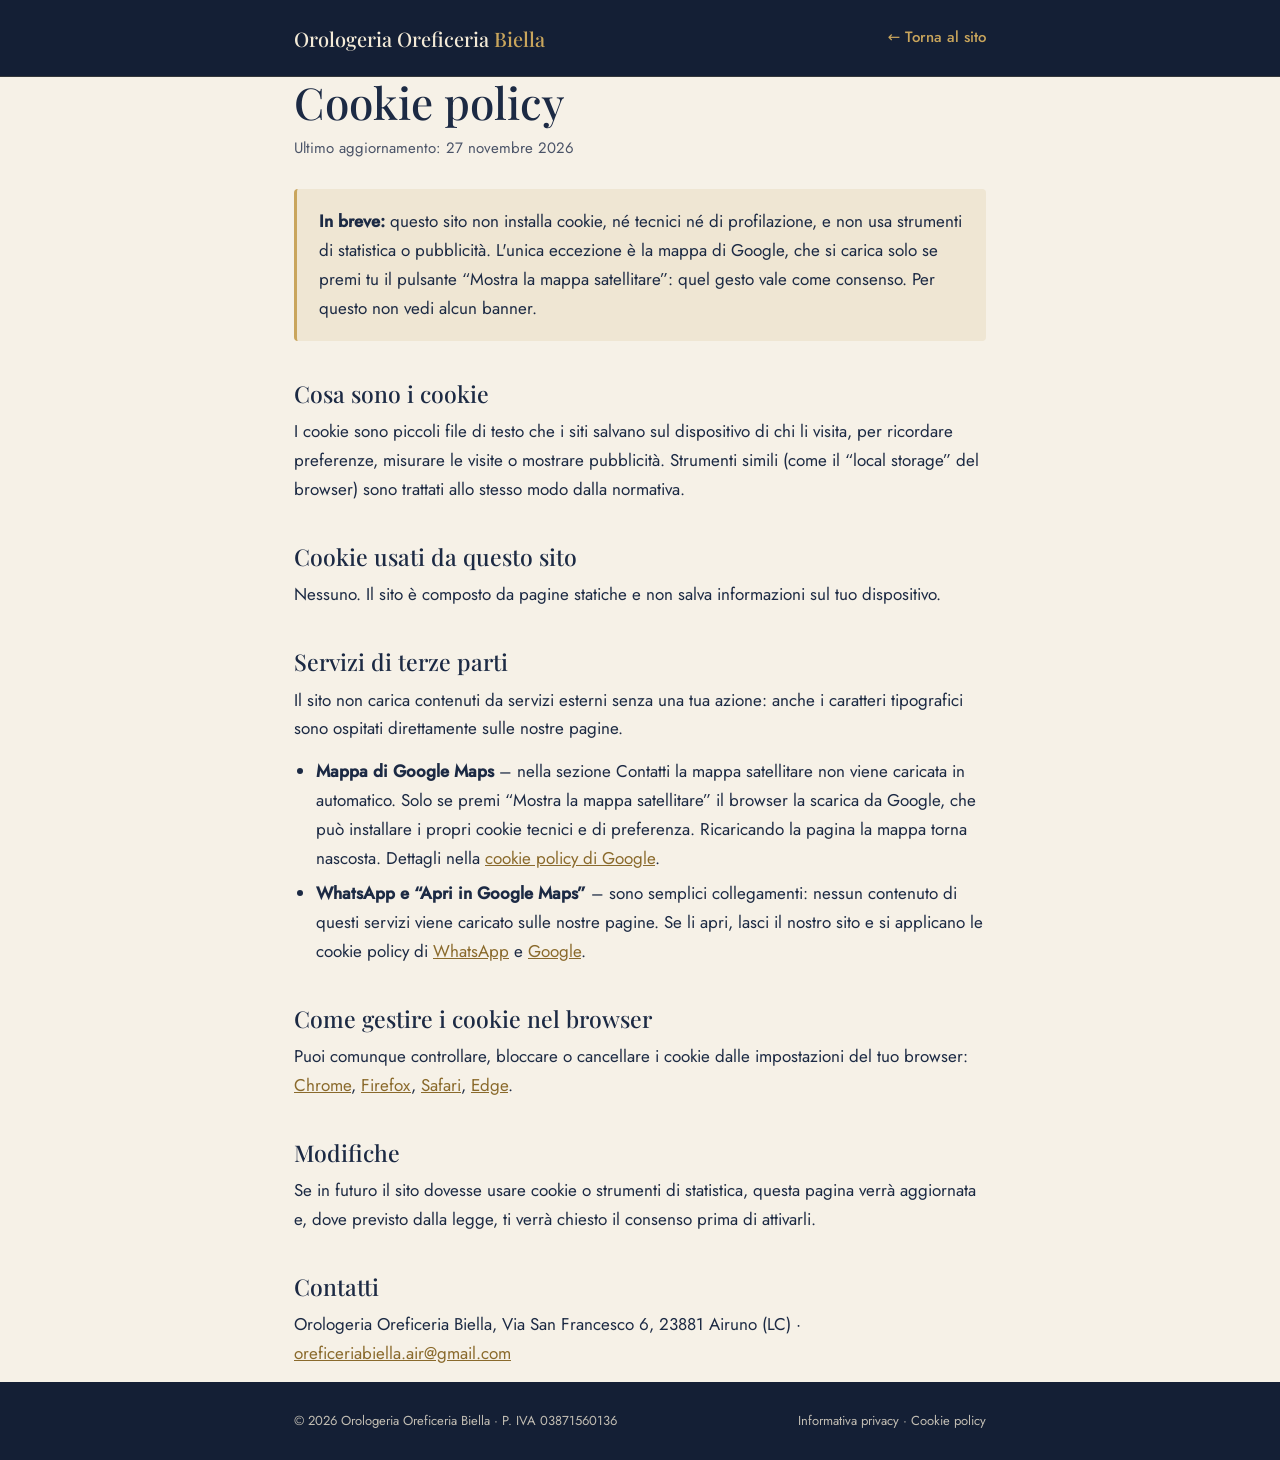
<file: cookie.html>
<!DOCTYPE html>
<html lang="it">
<head>
<meta charset="utf-8">
<meta name="viewport" content="width=device-width, initial-scale=1">
<title>Cookie policy · Orologeria Oreficeria Biella</title>
<meta name="description" content="Cookie policy del sito di Orologeria Oreficeria Biella, Airuno (LC).">
<meta name="robots" content="noindex, follow">
<link rel="icon" href="img/favicon.svg" type="image/svg+xml">
<link rel="icon" href="img/favicon-32.png" sizes="32x32" type="image/png">
<link rel="apple-touch-icon" href="img/apple-touch-icon.png">
<meta name="theme-color" content="#1C2A44">
<link rel="preload" href="fonts/jost-latin.woff2" as="font" type="font/woff2" crossorigin>
<link rel="preload" href="fonts/playfair-latin.woff2" as="font" type="font/woff2" crossorigin>
<link rel="stylesheet" href="fonts/fonts.css">
<style>
:root{--navy:#1C2A44;--cream:#F6F1E7;--cream2:#EFE6D3;--gold:#C9A55C;--goldD:#8A6A2C;--ink:#1C2A44;--soft:#4B5468}
*{box-sizing:border-box;min-width:0}
body{margin:0;background:var(--cream);color:var(--ink);font:17px/1.7 Jost,system-ui,sans-serif}
a{color:var(--goldD)}
a:hover{color:var(--navy)}
:focus-visible{outline:2px solid var(--gold);outline-offset:3px}
.wrap{max-width:820px;margin:0 auto;padding:0 max(5vw,18px)}
header{background:#141F35;border-bottom:1px solid rgba(201,165,92,.18);color:#F3EAD7}
.bar{display:flex;align-items:center;justify-content:space-between;gap:16px;min-height:76px;flex-wrap:wrap}
.brand{font:500 20px 'Playfair Display',Georgia,serif;color:#F3EAD7;text-decoration:none}
.brand b{color:var(--gold);font-weight:500}
.back{color:var(--gold);text-decoration:none;font-weight:500;font-size:15px}
.back:hover{color:#F3EAD7}
main{padding:clamp(40px,7vw,80px) 0}
h1,h2{font-family:'Playfair Display',Georgia,serif;font-weight:500;line-height:1.15;margin:0}
h1{font-size:clamp(32px,5vw,44px);margin-bottom:8px}
h2{font-size:23px;margin:40px 0 10px}
.upd{color:var(--soft);font-size:15px;margin:0 0 28px}
p,ul{margin:0 0 14px}
ul{padding-left:22px}
li{margin-bottom:6px}
.box{background:var(--cream2);border-left:3px solid var(--gold);padding:18px 22px;border-radius:4px;margin:20px 0}
.box p:last-child{margin:0}
footer{background:#141F35;color:rgba(243,234,215,.78);padding:28px 0;font-size:13px}
footer .wrap{display:flex;flex-wrap:wrap;justify-content:space-between;gap:10px}
footer a{color:inherit;text-decoration:none}
footer a:hover{color:var(--gold)}
</style>
</head>
<body>

<header>
  <div class="wrap bar">
    <a class="brand" href="index.html">Orologeria Oreficeria <b>Biella</b></a>
    <a class="back" href="index.html">← Torna al sito</a>
  </div>
</header>

<main class="wrap">
  <h1>Cookie policy</h1>
  <p class="upd">Ultimo aggiornamento: 27 novembre 2026</p>

  <div class="box">
    <p><strong>In breve:</strong> questo sito non installa cookie, né tecnici né di profilazione, e non usa strumenti di statistica o pubblicità. L'unica eccezione è la mappa di Google, che si carica solo se premi tu il pulsante “Mostra la mappa satellitare”: quel gesto vale come consenso. Per questo non vedi alcun banner.</p>
  </div>

  <h2>Cosa sono i cookie</h2>
  <p>I cookie sono piccoli file di testo che i siti salvano sul dispositivo di chi li visita, per ricordare preferenze, misurare le visite o mostrare pubblicità. Strumenti simili (come il “local storage” del browser) sono trattati allo stesso modo dalla normativa.</p>

  <h2>Cookie usati da questo sito</h2>
  <p>Nessuno. Il sito è composto da pagine statiche e non salva informazioni sul tuo dispositivo.</p>

  <h2>Servizi di terze parti</h2>
  <p>Il sito non carica contenuti da servizi esterni senza una tua azione: anche i caratteri tipografici sono ospitati direttamente sulle nostre pagine.</p>
  <ul>
    <li><strong>Mappa di Google Maps</strong> – nella sezione Contatti la mappa satellitare non viene caricata in automatico. Solo se premi “Mostra la mappa satellitare” il browser la scarica da Google, che può installare i propri cookie tecnici e di preferenza. Ricaricando la pagina la mappa torna nascosta. Dettagli nella <a href="https://policies.google.com/technologies/cookies?hl=it" target="_blank" rel="noopener">cookie policy di Google</a>.</li>
    <li><strong>WhatsApp e “Apri in Google Maps”</strong> – sono semplici collegamenti: nessun contenuto di questi servizi viene caricato sulle nostre pagine. Se li apri, lasci il nostro sito e si applicano le cookie policy di <a href="https://www.whatsapp.com/legal/cookies" target="_blank" rel="noopener">WhatsApp</a> e <a href="https://policies.google.com/technologies/cookies?hl=it" target="_blank" rel="noopener">Google</a>.</li>
  </ul>

  <h2>Come gestire i cookie nel browser</h2>
  <p>Puoi comunque controllare, bloccare o cancellare i cookie dalle impostazioni del tuo browser: <a href="https://support.google.com/chrome/answer/95647?hl=it" target="_blank" rel="noopener">Chrome</a>, <a href="https://support.mozilla.org/it/kb/protezione-antitracciamento-avanzata-firefox-desktop" target="_blank" rel="noopener">Firefox</a>, <a href="https://support.apple.com/it-it/guide/safari/sfri11471/mac" target="_blank" rel="noopener">Safari</a>, <a href="https://support.microsoft.com/it-it/microsoft-edge/eliminare-i-cookie-in-microsoft-edge-63947406-40ac-c3b8-57b9-2a946a29ae09" target="_blank" rel="noopener">Edge</a>.</p>

  <h2>Modifiche</h2>
  <p>Se in futuro il sito dovesse usare cookie o strumenti di statistica, questa pagina verrà aggiornata e, dove previsto dalla legge, ti verrà chiesto il consenso prima di attivarli.</p>

  <h2>Contatti</h2>
  <p>Orologeria Oreficeria Biella, Via San Francesco 6, 23881 Airuno (LC) · <a href="mailto:oreficeriabiella.air@gmail.com">oreficeriabiella.air@gmail.com</a></p>
</main>

<footer>
  <div class="wrap">
    <span>© 2026 Orologeria Oreficeria Biella · P. IVA 03871560136</span>
    <span><a href="privacy.html">Informativa privacy</a> · <a href="cookie.html">Cookie policy</a></span>
  </div>
</footer>

</body>
</html>
</file>
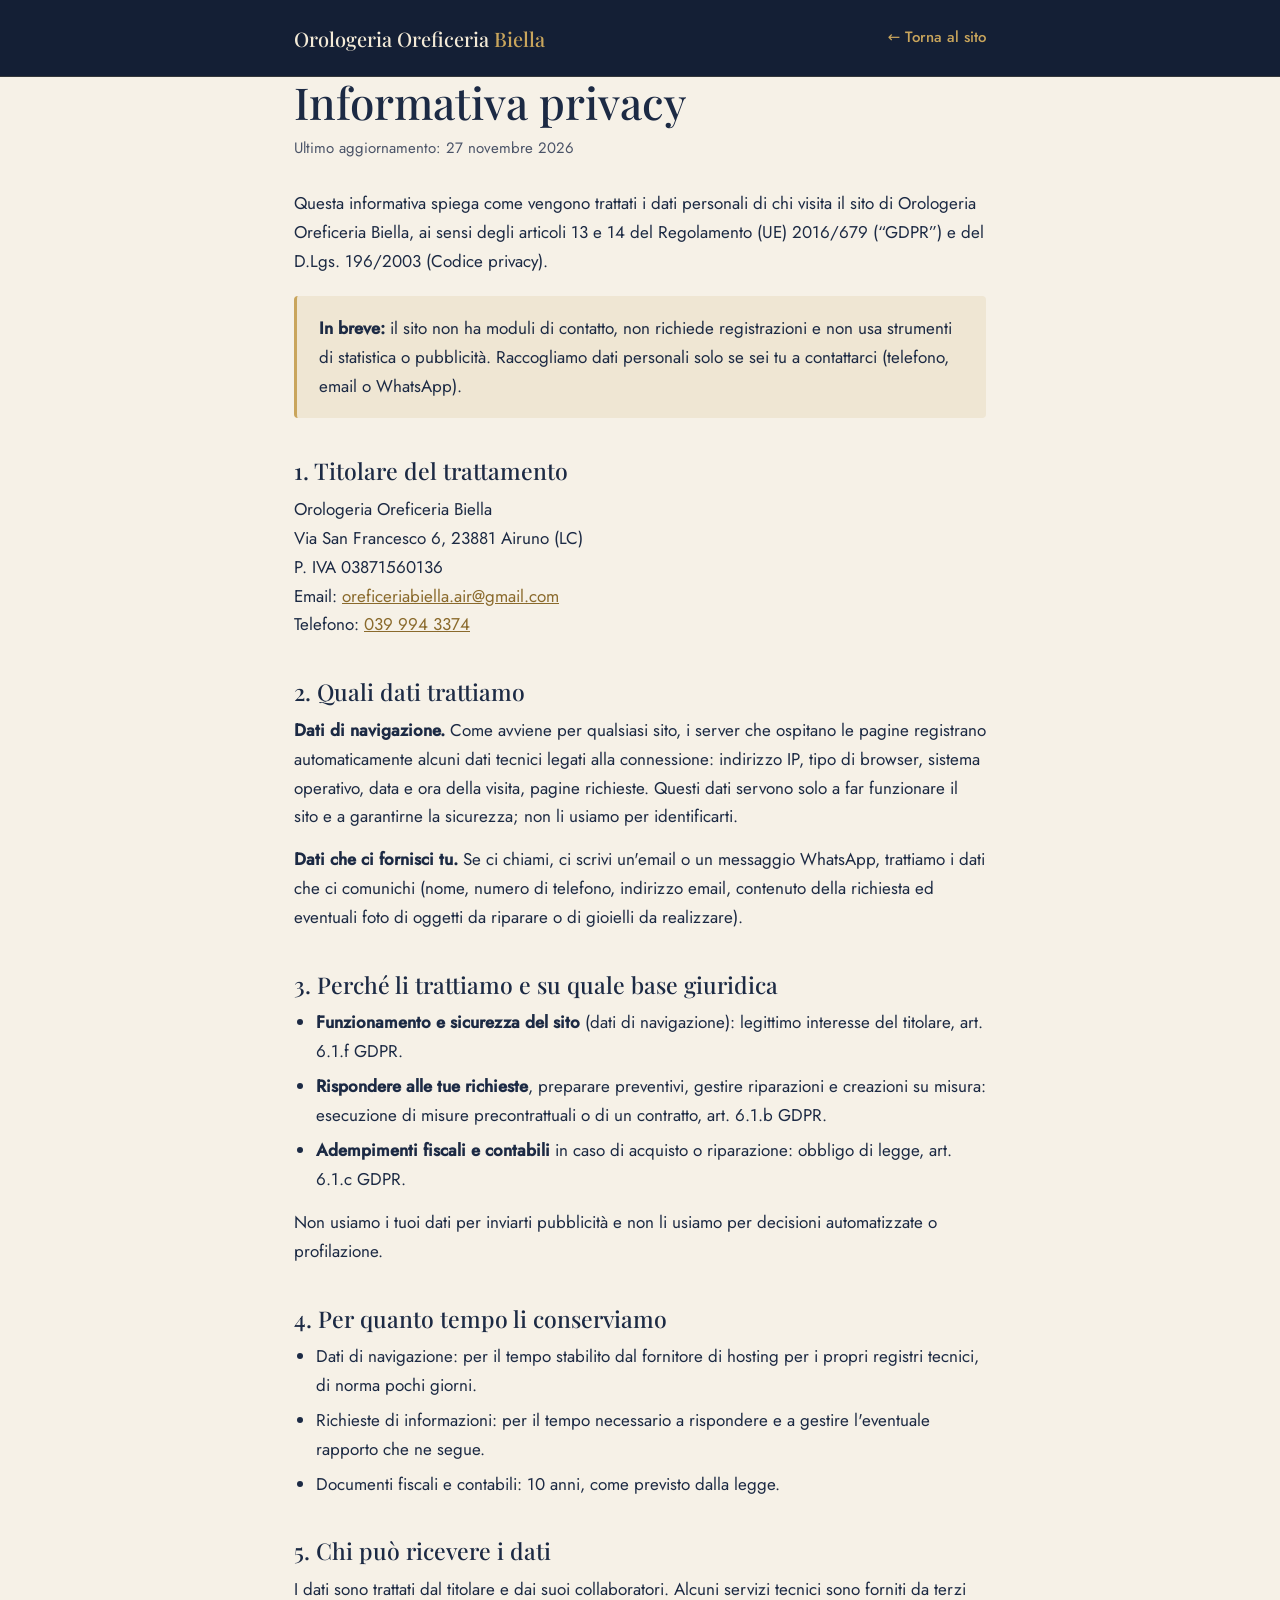
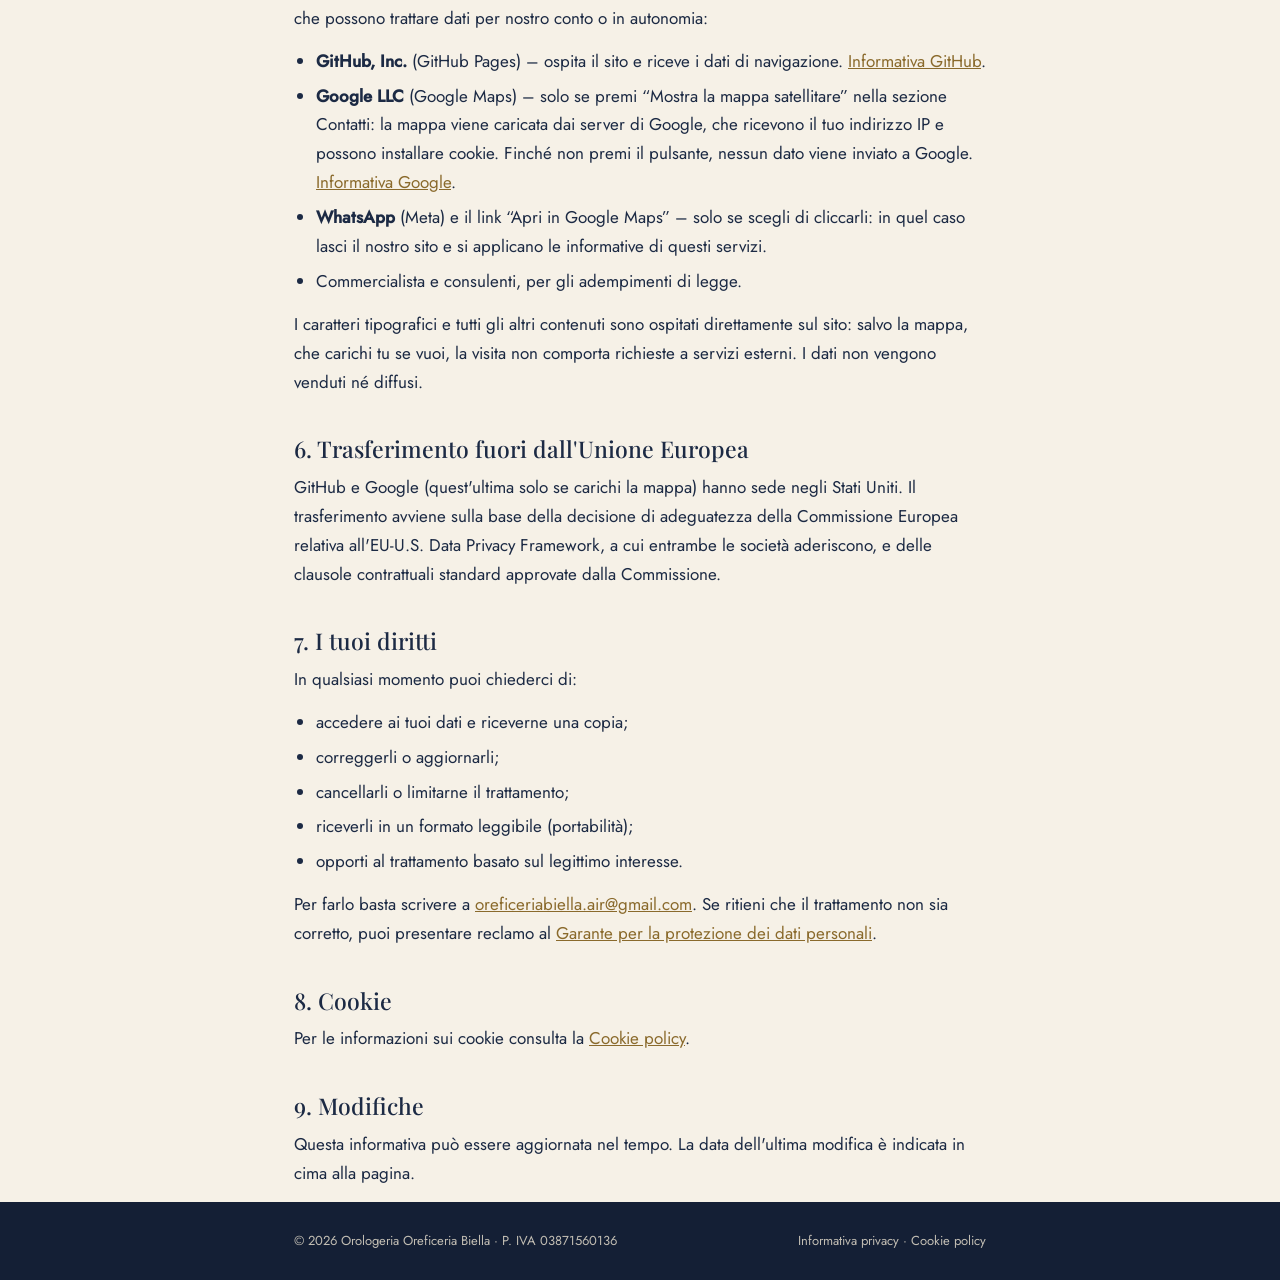
<file: privacy.html>
<!DOCTYPE html>
<html lang="it">
<head>
<meta charset="utf-8">
<meta name="viewport" content="width=device-width, initial-scale=1">
<title>Informativa privacy · Orologeria Oreficeria Biella</title>
<meta name="description" content="Informativa sul trattamento dei dati personali del sito di Orologeria Oreficeria Biella, Airuno (LC).">
<meta name="robots" content="noindex, follow">
<link rel="icon" href="img/favicon.svg" type="image/svg+xml">
<link rel="icon" href="img/favicon-32.png" sizes="32x32" type="image/png">
<link rel="apple-touch-icon" href="img/apple-touch-icon.png">
<meta name="theme-color" content="#1C2A44">
<link rel="preload" href="fonts/jost-latin.woff2" as="font" type="font/woff2" crossorigin>
<link rel="preload" href="fonts/playfair-latin.woff2" as="font" type="font/woff2" crossorigin>
<link rel="stylesheet" href="fonts/fonts.css">
<style>
:root{--navy:#1C2A44;--cream:#F6F1E7;--cream2:#EFE6D3;--gold:#C9A55C;--goldD:#8A6A2C;--ink:#1C2A44;--soft:#4B5468}
*{box-sizing:border-box;min-width:0}
body{margin:0;background:var(--cream);color:var(--ink);font:17px/1.7 Jost,system-ui,sans-serif}
a{color:var(--goldD)}
a:hover{color:var(--navy)}
:focus-visible{outline:2px solid var(--gold);outline-offset:3px}
.wrap{max-width:820px;margin:0 auto;padding:0 max(5vw,18px)}
header{background:#141F35;border-bottom:1px solid rgba(201,165,92,.18);color:#F3EAD7}
.bar{display:flex;align-items:center;justify-content:space-between;gap:16px;min-height:76px;flex-wrap:wrap}
.brand{font:500 20px 'Playfair Display',Georgia,serif;color:#F3EAD7;text-decoration:none}
.brand b{color:var(--gold);font-weight:500}
.back{color:var(--gold);text-decoration:none;font-weight:500;font-size:15px}
.back:hover{color:#F3EAD7}
main{padding:clamp(40px,7vw,80px) 0}
h1,h2{font-family:'Playfair Display',Georgia,serif;font-weight:500;line-height:1.15;margin:0}
h1{font-size:clamp(32px,5vw,44px);margin-bottom:8px}
h2{font-size:23px;margin:40px 0 10px}
.upd{color:var(--soft);font-size:15px;margin:0 0 28px}
p,ul{margin:0 0 14px}
ul{padding-left:22px}
li{margin-bottom:6px}
.box{background:var(--cream2);border-left:3px solid var(--gold);padding:18px 22px;border-radius:4px;margin:20px 0}
.box p:last-child{margin:0}
footer{background:#141F35;color:rgba(243,234,215,.78);padding:28px 0;font-size:13px}
footer .wrap{display:flex;flex-wrap:wrap;justify-content:space-between;gap:10px}
footer a{color:inherit;text-decoration:none}
footer a:hover{color:var(--gold)}
</style>
</head>
<body>

<header>
  <div class="wrap bar">
    <a class="brand" href="index.html">Orologeria Oreficeria <b>Biella</b></a>
    <a class="back" href="index.html">← Torna al sito</a>
  </div>
</header>

<main class="wrap">
  <h1>Informativa privacy</h1>
  <p class="upd">Ultimo aggiornamento: 27 novembre 2026</p>

  <p>Questa informativa spiega come vengono trattati i dati personali di chi visita il sito di Orologeria Oreficeria Biella, ai sensi degli articoli 13 e 14 del Regolamento (UE) 2016/679 (“GDPR”) e del D.Lgs. 196/2003 (Codice privacy).</p>

  <div class="box">
    <p><strong>In breve:</strong> il sito non ha moduli di contatto, non richiede registrazioni e non usa strumenti di statistica o pubblicità. Raccogliamo dati personali solo se sei tu a contattarci (telefono, email o WhatsApp).</p>
  </div>

  <h2>1. Titolare del trattamento</h2>
  <p>Orologeria Oreficeria Biella<br>
  Via San Francesco 6, 23881 Airuno (LC)<br>
  P. IVA 03871560136<br>
  Email: <a href="mailto:oreficeriabiella.air@gmail.com">oreficeriabiella.air@gmail.com</a><br>
  Telefono: <a href="tel:+390399943374">039 994 3374</a></p>

  <h2>2. Quali dati trattiamo</h2>
  <p><strong>Dati di navigazione.</strong> Come avviene per qualsiasi sito, i server che ospitano le pagine registrano automaticamente alcuni dati tecnici legati alla connessione: indirizzo IP, tipo di browser, sistema operativo, data e ora della visita, pagine richieste. Questi dati servono solo a far funzionare il sito e a garantirne la sicurezza; non li usiamo per identificarti.</p>
  <p><strong>Dati che ci fornisci tu.</strong> Se ci chiami, ci scrivi un'email o un messaggio WhatsApp, trattiamo i dati che ci comunichi (nome, numero di telefono, indirizzo email, contenuto della richiesta ed eventuali foto di oggetti da riparare o di gioielli da realizzare).</p>

  <h2>3. Perché li trattiamo e su quale base giuridica</h2>
  <ul>
    <li><strong>Funzionamento e sicurezza del sito</strong> (dati di navigazione): legittimo interesse del titolare, art. 6.1.f GDPR.</li>
    <li><strong>Rispondere alle tue richieste</strong>, preparare preventivi, gestire riparazioni e creazioni su misura: esecuzione di misure precontrattuali o di un contratto, art. 6.1.b GDPR.</li>
    <li><strong>Adempimenti fiscali e contabili</strong> in caso di acquisto o riparazione: obbligo di legge, art. 6.1.c GDPR.</li>
  </ul>
  <p>Non usiamo i tuoi dati per inviarti pubblicità e non li usiamo per decisioni automatizzate o profilazione.</p>

  <h2>4. Per quanto tempo li conserviamo</h2>
  <ul>
    <li>Dati di navigazione: per il tempo stabilito dal fornitore di hosting per i propri registri tecnici, di norma pochi giorni.</li>
    <li>Richieste di informazioni: per il tempo necessario a rispondere e a gestire l'eventuale rapporto che ne segue.</li>
    <li>Documenti fiscali e contabili: 10 anni, come previsto dalla legge.</li>
  </ul>

  <h2>5. Chi può ricevere i dati</h2>
  <p>I dati sono trattati dal titolare e dai suoi collaboratori. Alcuni servizi tecnici sono forniti da terzi che possono trattare dati per nostro conto o in autonomia:</p>
  <ul>
    <li><strong>GitHub, Inc.</strong> (GitHub Pages) – ospita il sito e riceve i dati di navigazione. <a href="https://docs.github.com/it/site-policy/privacy-policies/github-general-privacy-statement" target="_blank" rel="noopener">Informativa GitHub</a>.</li>
    <li><strong>Google LLC</strong> (Google Maps) – solo se premi “Mostra la mappa satellitare” nella sezione Contatti: la mappa viene caricata dai server di Google, che ricevono il tuo indirizzo IP e possono installare cookie. Finché non premi il pulsante, nessun dato viene inviato a Google. <a href="https://policies.google.com/privacy?hl=it" target="_blank" rel="noopener">Informativa Google</a>.</li>
    <li><strong>WhatsApp</strong> (Meta) e il link “Apri in Google Maps” – solo se scegli di cliccarli: in quel caso lasci il nostro sito e si applicano le informative di questi servizi.</li>
    <li>Commercialista e consulenti, per gli adempimenti di legge.</li>
  </ul>
  <p>I caratteri tipografici e tutti gli altri contenuti sono ospitati direttamente sul sito: salvo la mappa, che carichi tu se vuoi, la visita non comporta richieste a servizi esterni. I dati non vengono venduti né diffusi.</p>

  <h2>6. Trasferimento fuori dall'Unione Europea</h2>
  <p>GitHub e Google (quest'ultima solo se carichi la mappa) hanno sede negli Stati Uniti. Il trasferimento avviene sulla base della decisione di adeguatezza della Commissione Europea relativa all'EU-U.S. Data Privacy Framework, a cui entrambe le società aderiscono, e delle clausole contrattuali standard approvate dalla Commissione.</p>

  <h2>7. I tuoi diritti</h2>
  <p>In qualsiasi momento puoi chiederci di:</p>
  <ul>
    <li>accedere ai tuoi dati e riceverne una copia;</li>
    <li>correggerli o aggiornarli;</li>
    <li>cancellarli o limitarne il trattamento;</li>
    <li>riceverli in un formato leggibile (portabilità);</li>
    <li>opporti al trattamento basato sul legittimo interesse.</li>
  </ul>
  <p>Per farlo basta scrivere a <a href="mailto:oreficeriabiella.air@gmail.com">oreficeriabiella.air@gmail.com</a>. Se ritieni che il trattamento non sia corretto, puoi presentare reclamo al <a href="https://www.garanteprivacy.it/" target="_blank" rel="noopener">Garante per la protezione dei dati personali</a>.</p>

  <h2>8. Cookie</h2>
  <p>Per le informazioni sui cookie consulta la <a href="cookie.html">Cookie policy</a>.</p>

  <h2>9. Modifiche</h2>
  <p>Questa informativa può essere aggiornata nel tempo. La data dell'ultima modifica è indicata in cima alla pagina.</p>
</main>

<footer>
  <div class="wrap">
    <span>© 2026 Orologeria Oreficeria Biella · P. IVA 03871560136</span>
    <span><a href="privacy.html">Informativa privacy</a> · <a href="cookie.html">Cookie policy</a></span>
  </div>
</footer>

</body>
</html>
</file>
<file: fonts/fonts.css>
/* Font ospitati sul sito (nessuna richiesta a Google).
   Jost e Playfair Display, SIL Open Font License 1.1: https://openfontlicense.org */

/* Jost 400–500 */
@font-face{font-family:'Jost';font-style:normal;font-weight:400 500;font-display:swap;
  src:url(jost-latin-ext.woff2) format('woff2');
  unicode-range:U+0100-02BA,U+02BD-02C5,U+02C7-02CC,U+02CE-02D7,U+02DD-02FF,U+0304,U+0308,U+0329,U+1D00-1DBF,U+1E00-1E9F,U+1EF2-1EFF,U+2020,U+20A0-20AB,U+20AD-20C4,U+2113,U+2C60-2C7F,U+A720-A7FF}
@font-face{font-family:'Jost';font-style:normal;font-weight:400 500;font-display:swap;
  src:url(jost-latin.woff2) format('woff2');
  unicode-range:U+0000-00FF,U+0131,U+0152-0153,U+02BB-02BC,U+02C6,U+02DA,U+02DC,U+0304,U+0308,U+0329,U+2000-206F,U+20AC,U+2122,U+2191,U+2193,U+2212,U+2215,U+FEFF,U+FFFD}

/* Playfair Display 500–600 */
@font-face{font-family:'Playfair Display';font-style:normal;font-weight:500 600;font-display:swap;
  src:url(playfair-latin-ext.woff2) format('woff2');
  unicode-range:U+0100-02BA,U+02BD-02C5,U+02C7-02CC,U+02CE-02D7,U+02DD-02FF,U+0304,U+0308,U+0329,U+1D00-1DBF,U+1E00-1E9F,U+1EF2-1EFF,U+2020,U+20A0-20AB,U+20AD-20C4,U+2113,U+2C60-2C7F,U+A720-A7FF}
@font-face{font-family:'Playfair Display';font-style:normal;font-weight:500 600;font-display:swap;
  src:url(playfair-latin.woff2) format('woff2');
  unicode-range:U+0000-00FF,U+0131,U+0152-0153,U+02BB-02BC,U+02C6,U+02DA,U+02DC,U+0304,U+0308,U+0329,U+2000-206F,U+20AC,U+2122,U+2191,U+2193,U+2212,U+2215,U+FEFF,U+FFFD}

/* Playfair Display corsivo 500 */
@font-face{font-family:'Playfair Display';font-style:italic;font-weight:500;font-display:swap;
  src:url(playfair-italic-latin-ext.woff2) format('woff2');
  unicode-range:U+0100-02BA,U+02BD-02C5,U+02C7-02CC,U+02CE-02D7,U+02DD-02FF,U+0304,U+0308,U+0329,U+1D00-1DBF,U+1E00-1E9F,U+1EF2-1EFF,U+2020,U+20A0-20AB,U+20AD-20C4,U+2113,U+2C60-2C7F,U+A720-A7FF}
@font-face{font-family:'Playfair Display';font-style:italic;font-weight:500;font-display:swap;
  src:url(playfair-italic-latin.woff2) format('woff2');
  unicode-range:U+0000-00FF,U+0131,U+0152-0153,U+02BB-02BC,U+02C6,U+02DA,U+02DC,U+0304,U+0308,U+0329,U+2000-206F,U+20AC,U+2122,U+2191,U+2193,U+2212,U+2215,U+FEFF,U+FFFD}
</file>
